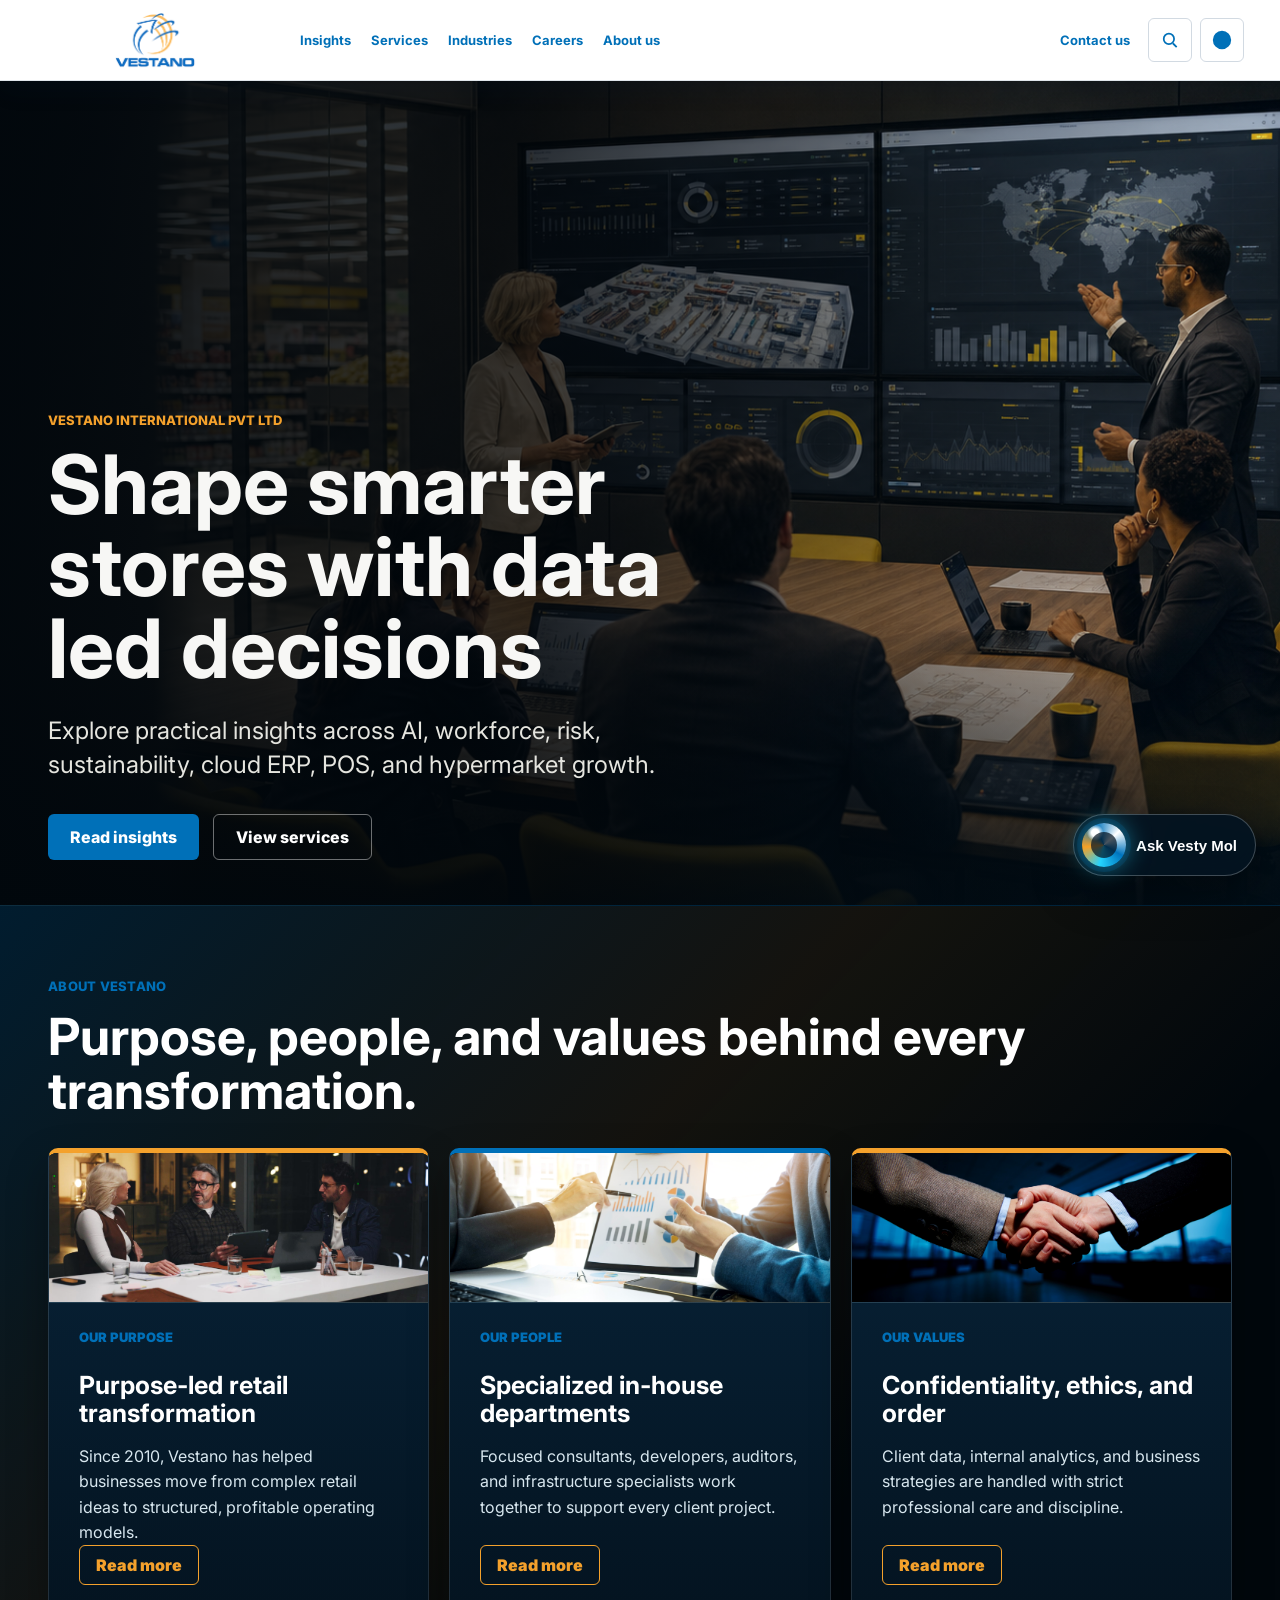
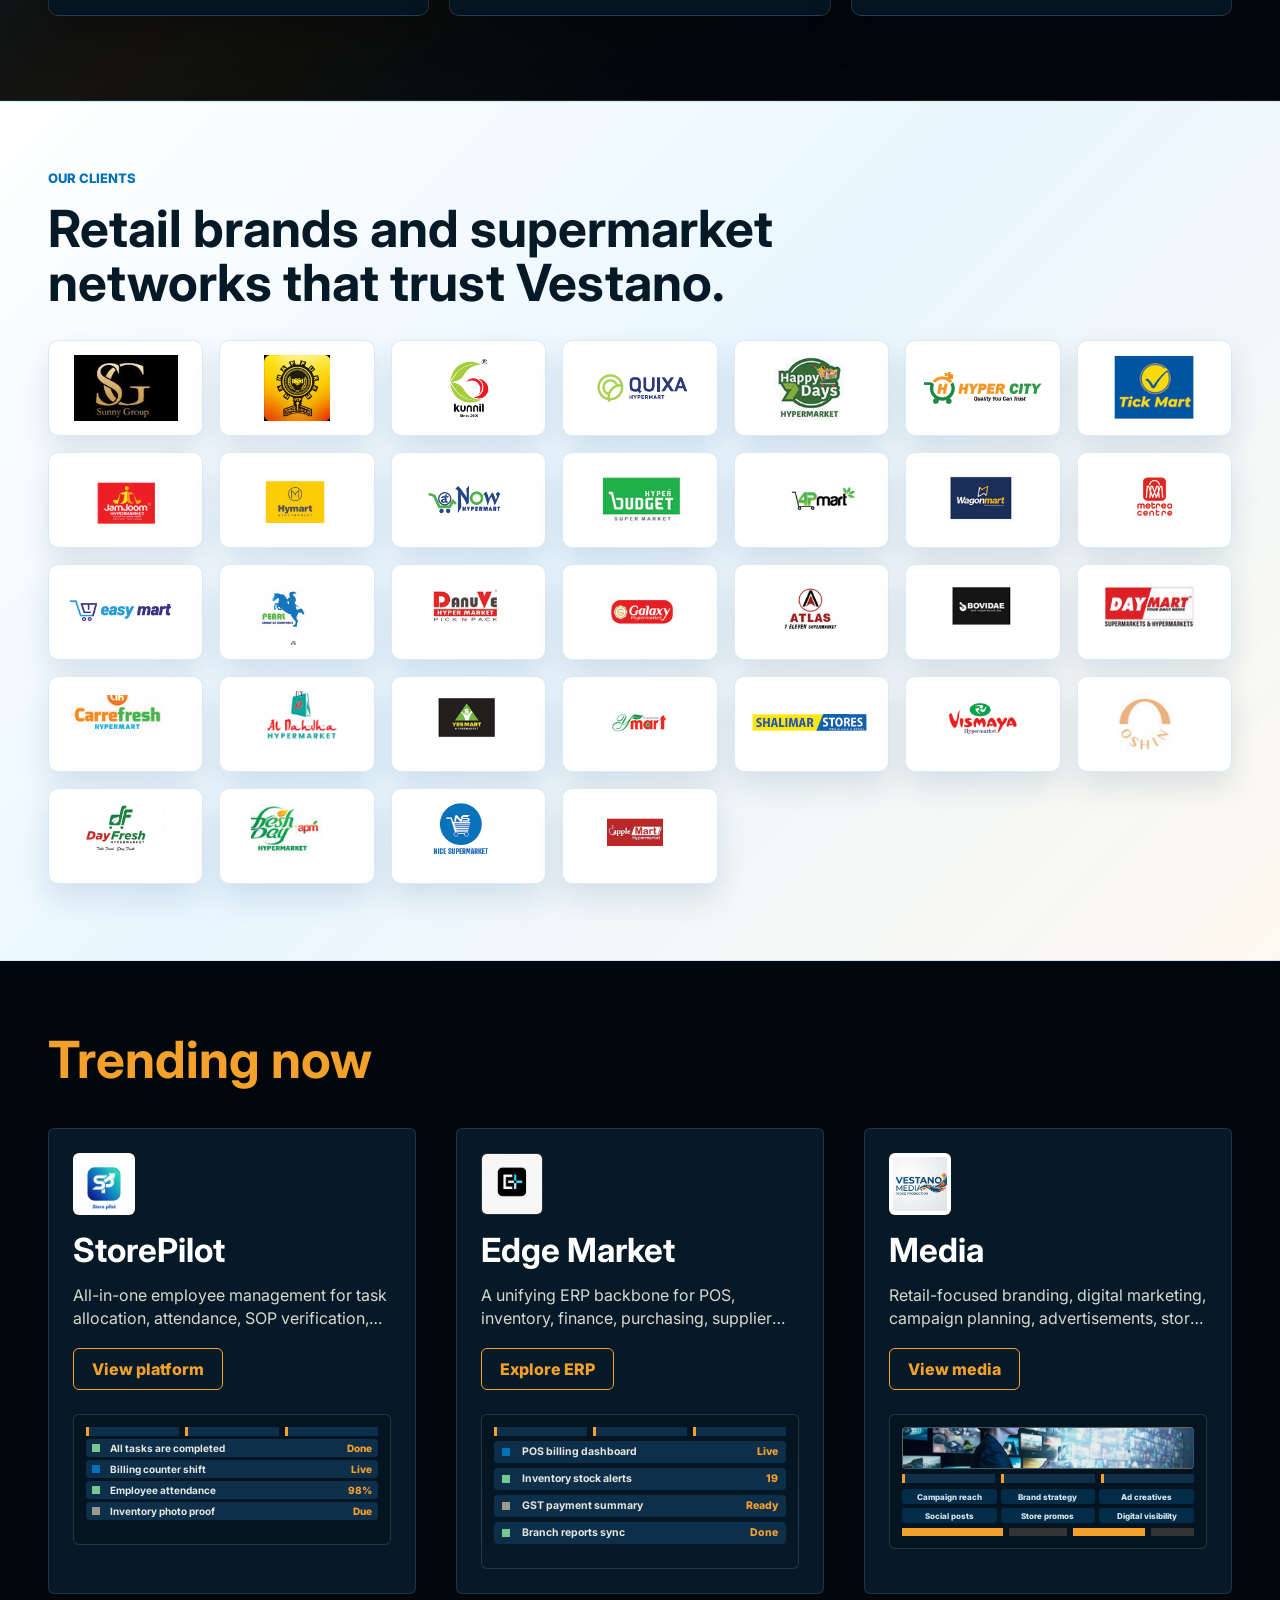
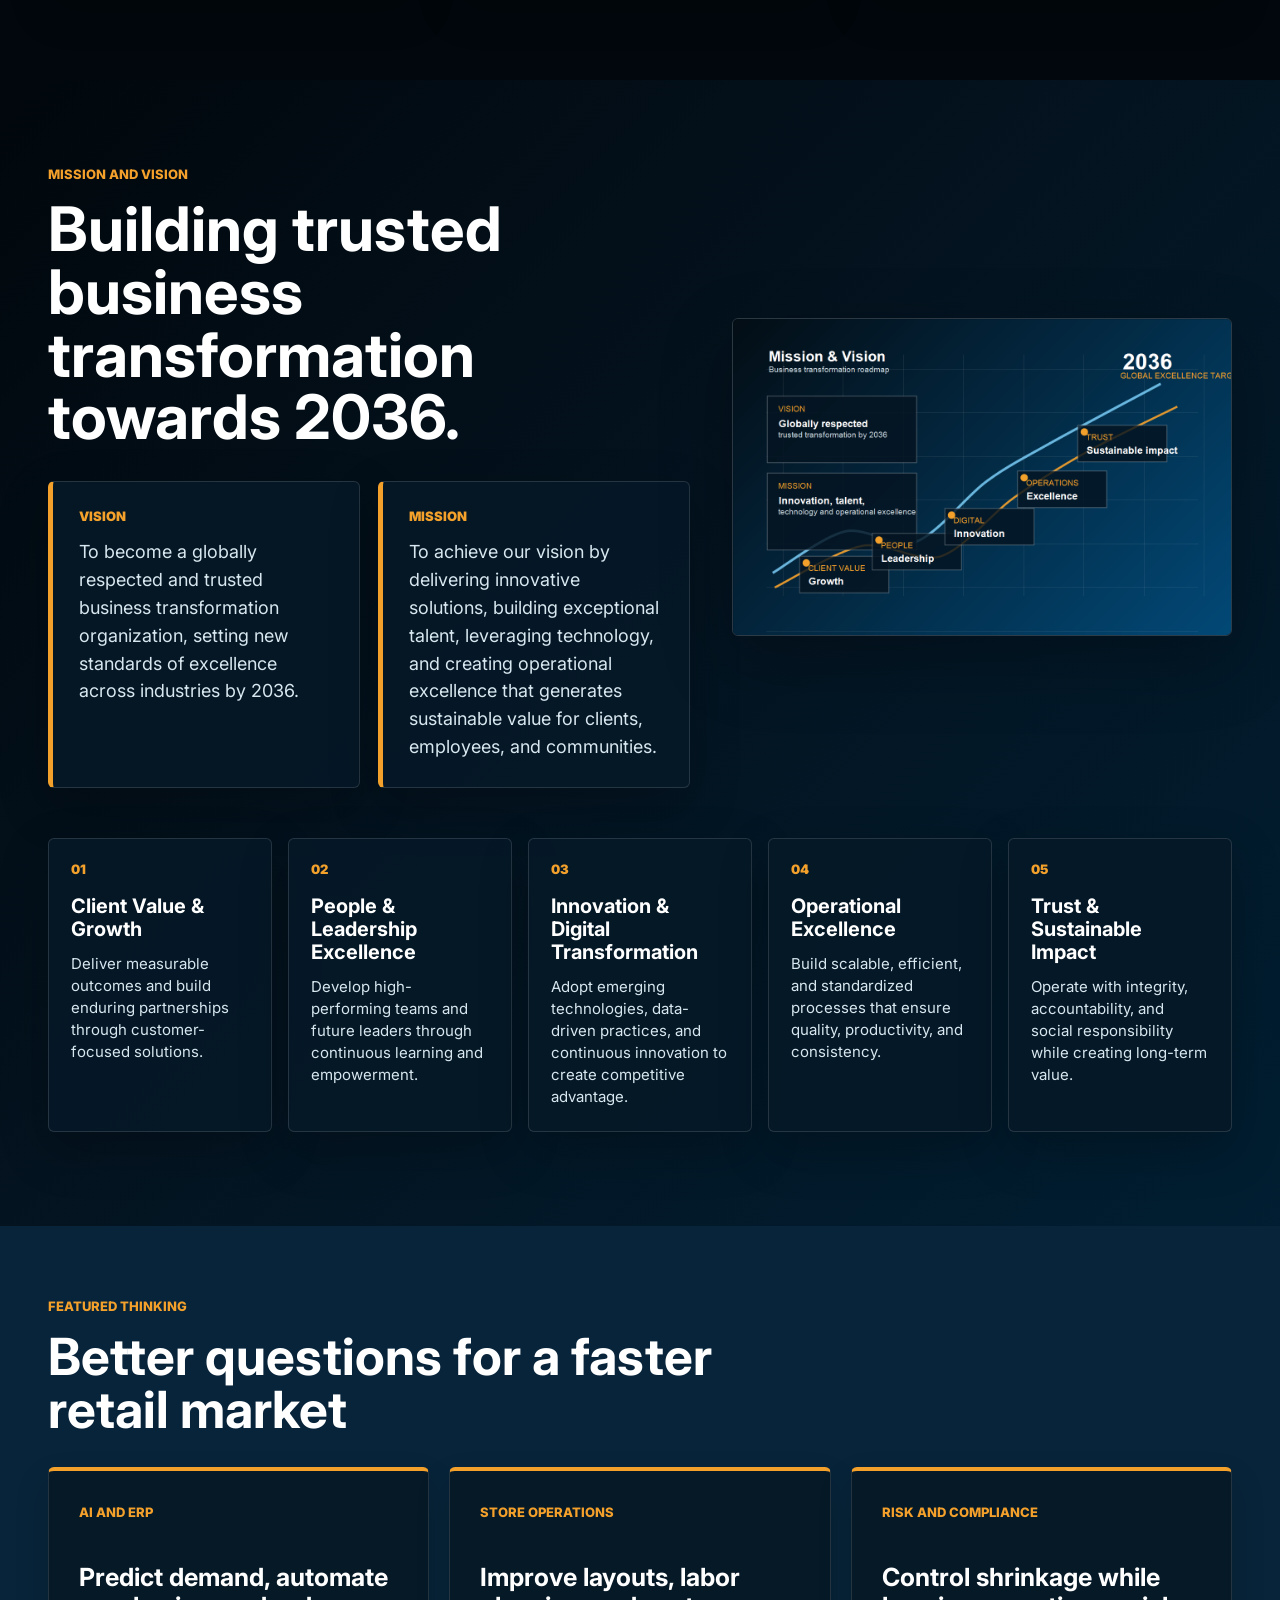
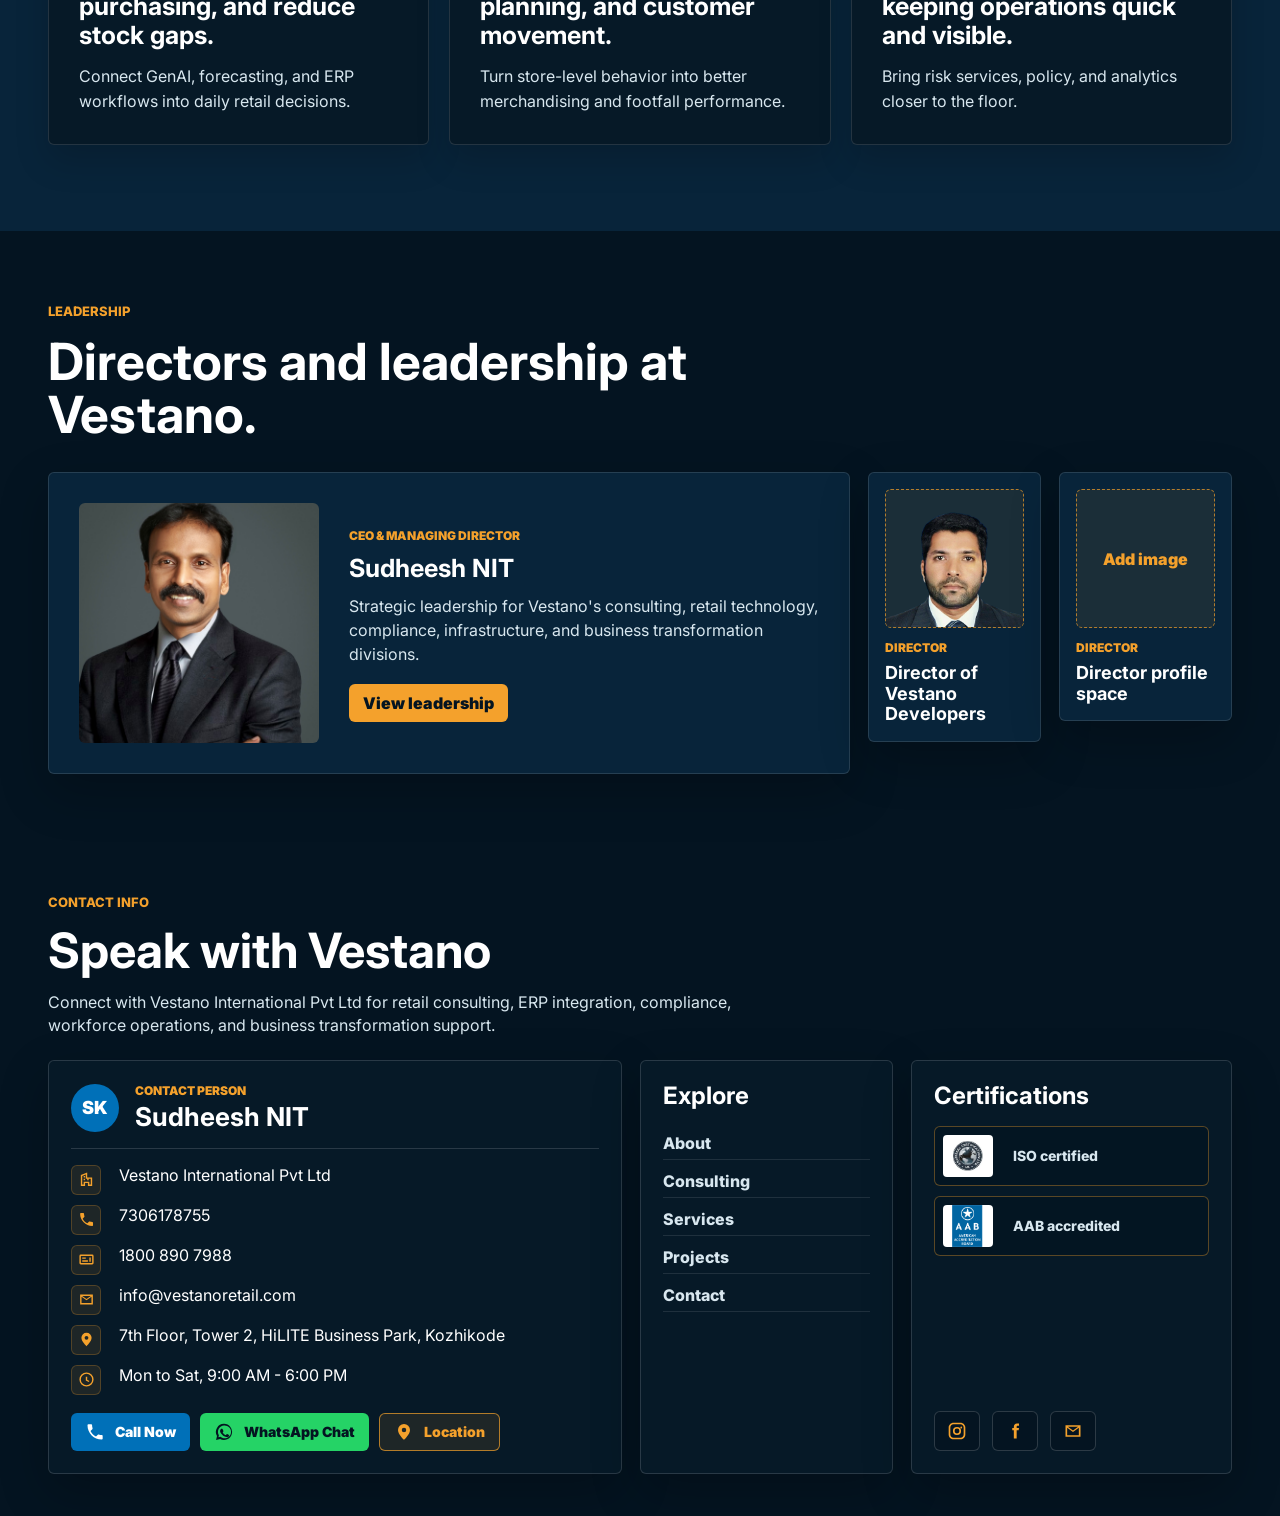
<file: index.html>
<!DOCTYPE html>
<html lang="en">
  <head>
    <meta charset="UTF-8" />
    <meta name="viewport" content="width=device-width, initial-scale=1.0" />
    <title>Vestano International Pvt Ltd | Retail Consulting, ERP &amp; Store Operations</title>
    <!-- SEO metadata start -->
    <meta name="description" content="Vestano International Pvt Ltd provides retail consulting, Edge Market ERP, StorePilot workforce tools, compliance, auditing, and supermarket transformation services." />
    <meta name="robots" content="index, follow" />
    <meta name="author" content="Vestano International Pvt Ltd" />
    <link rel="canonical" href="https://www.vestanoretail.com/" />
    <meta property="og:site_name" content="Vestano International Pvt Ltd" />
    <meta property="og:title" content="Vestano International Pvt Ltd | Retail Consulting, ERP &amp; Store Operations" />
    <meta property="og:description" content="Vestano International Pvt Ltd provides retail consulting, Edge Market ERP, StorePilot workforce tools, compliance, auditing, and supermarket transformation services." />
    <meta property="og:type" content="website" />
    <meta property="og:url" content="https://www.vestanoretail.com/" />
    <meta property="og:image" content="https://www.vestanoretail.com/assets/images/vestano-logo.png" />
    <meta name="twitter:card" content="summary_large_image" />
    <meta name="twitter:title" content="Vestano International Pvt Ltd | Retail Consulting, ERP &amp; Store Operations" />
    <meta name="twitter:description" content="Vestano International Pvt Ltd provides retail consulting, Edge Market ERP, StorePilot workforce tools, compliance, auditing, and supermarket transformation services." />
    <meta name="twitter:image" content="https://www.vestanoretail.com/assets/images/vestano-logo.png" />
    <!-- SEO metadata end -->
    <link rel="preconnect" href="https://fonts.googleapis.com" />
    <link rel="preconnect" href="https://fonts.gstatic.com" crossorigin />
    <link
      href="https://fonts.googleapis.com/css2?family=Inter:wght@400;500;600;700;800&display=swap"
      rel="stylesheet"
    />
    <script type="application/ld+json">
      {
        "@context": "https://schema.org",
        "@type": "Organization",
        "name": "Vestano International Pvt Ltd",
        "url": "https://www.vestanoretail.com/",
        "logo": "https://www.vestanoretail.com/assets/images/vestano-logo.png",
        "email": "info@vestanoretail.com",
        "telephone": "+91 7306178755",
        "address": {
          "@type": "PostalAddress",
          "streetAddress": "7th Floor, Tower 2, HiLITE Business Park",
          "addressLocality": "Kozhikode",
          "addressRegion": "Kerala",
          "addressCountry": "IN"
        },
        "sameAs": [
          "https://www.instagram.com/vestanoretail_solutions?igsh=MWxlMm84bGVxMzhzcg==",
          "https://www.facebook.com/profile.php?id=61552550284085"
        ]
      }
    </script>
    <link rel="stylesheet" href="styles.css" />
  </head>
  <body>
    <header class="site-header">
      <div class="ey-strip"></div>
      <nav class="navbar" aria-label="Main navigation">
        <a class="brand" href="#" aria-label="Home">
          <img src="assets/images/vestano-logo.png" alt="Vestano International Pvt Ltd" />
        </a>

        <button class="menu-toggle" type="button" aria-label="Open menu" aria-expanded="false" aria-controls="primary-nav">
          <span></span>
          <span></span>
          <span></span>
        </button>

        <div class="nav-shell" id="primary-nav">
          <ul class="nav-links">
            <li class="has-mega">
              <button class="nav-button" type="button" aria-expanded="false" data-mega-target="insights-menu">
                Insights
              </button>
            </li>
            <li class="has-mega">
              <button class="nav-button" type="button" aria-expanded="false" data-mega-target="services-menu">
                Services
              </button>
            </li>
            <li class="has-mega">
              <button class="nav-button" type="button" aria-expanded="false" data-mega-target="industries-menu">
                Industries
              </button>
            </li>
            <li class="has-mega">
              <button class="nav-button" type="button" aria-expanded="false" data-mega-target="careers-menu">
                Careers
              </button>
            </li>
            <li class="has-mega">
              <button class="nav-button" type="button" aria-expanded="false" data-mega-target="about-menu">
                About us
              </button>
            </li>
          </ul>

          <div class="nav-actions">
            <a href="#contact">Contact us</a>
            <div class="site-search">
              <button class="icon-button search-toggle" type="button" aria-label="Search" aria-expanded="false" aria-controls="site-search-panel">
                <svg viewBox="0 0 24 24" aria-hidden="true">
                  <path d="M10.8 4.2a6.6 6.6 0 1 1 0 13.2 6.6 6.6 0 0 1 0-13.2Zm0 1.9a4.7 4.7 0 1 0 0 9.4 4.7 4.7 0 0 0 0-9.4Zm5.2 9 4 4-1.4 1.4-4-4 1.4-1.4Z" />
                </svg>
              </button>
              <div class="search-panel" id="site-search-panel">
                <label class="visually-hidden" for="site-search-input">Search Vestano</label>
                <input id="site-search-input" type="search" placeholder="Search services, insights, industries..." autocomplete="off" />
                <div class="search-results" role="listbox" aria-label="Search results"></div>
              </div>
            </div>
            <button class="icon-button" type="button" aria-label="Choose region">
              <svg viewBox="0 0 24 24" aria-hidden="true">
                <path d="M12 2a10 10 0 1 1 0 20 10 10 0 0 1 0-20Zm6.9 9h-3.2a15.8 15.8 0 0 0-1.1-5.1A8 8 0 0 1 18.9 11ZM12 4.1c.8 1.1 1.6 3.5 1.8 6.9h-3.6c.2-3.4 1-5.8 1.8-6.9ZM4.1 13h3.2c.2 2 .6 3.8 1.1 5.1A8 8 0 0 1 4.1 13Zm3.2-2H4.1a8 8 0 0 1 4.3-5.1A15.8 15.8 0 0 0 7.3 11ZM12 19.9c-.8-1.1-1.6-3.5-1.8-6.9h3.6c-.2 3.4-1 5.8-1.8 6.9Zm2.6-1.8c.5-1.3.9-3.1 1.1-5.1h3.2a8 8 0 0 1-4.3 5.1Z" />
              </svg>
            </button>
          </div>
        </div>
      </nav>

      <section class="mega-menu" id="insights-menu" aria-label="Insights menu">
        <div class="mega-grid">
          <div class="mega-intro">
            <p class="ey-kicker">Insights</p>
            <h2>Asking the better questions that unlock new answers to the fast-evolving retail world.</h2>
            <a class="explore-button" href="#insights-details">Explore</a>
          </div>

          <div class="mega-topics">
            <a href="insights/genai-erp.html">
              <span>AI and automation</span>
              GenAI, predictive analytics, and automated ERP trends
            </a>
            <a href="insights/retail-internships.html">
              <span>People and workforce</span>
              Retail management internships and training insights
            </a>
            <a href="insights/risk-compliance.html">
              <span>Risk and compliance</span>
              Risk services, compliance, and shrinkage control
            </a>
            <a href="insights/sustainable-retail.html">
              <span>Sustainability</span>
              Sustainable retail operations and supply chain efficiency
            </a>
            <a href="insights/cloud-pos.html">
              <span>Technology consulting</span>
              Technology consulting services: Cloud ERP and POS solutions
            </a>
            <a href="insights/transformation-realized.html">
              <span>Business transformation</span>
              Transformation Realized series: Managing Director-led business scaling
            </a>
          </div>

          <div class="mega-highlights">
            <p class="ey-kicker">Highlights</p>
            <article>
              <span>Case Study</span>
              <a href="#">How optimized store layout design impacts hypermarket footfall</a>
              <p>24 Apr 2026 | Vestano Retail Insights</p>
            </article>
            <article>
              <span>Article</span>
              <a href="#">How supermarkets are unlocking inventory efficiency through Edge Market ERP</a>
              <p>23 Apr 2026 | Tech Team</p>
            </article>
          </div>
        </div>
      </section>

      <section class="mega-menu" id="services-menu" aria-label="Services menu">
        <div class="mega-grid">
          <div class="mega-intro">
            <p class="ey-kicker">Services</p>
            <h2>Practical consulting, technology, compliance, and workforce solutions for modern retail operations.</h2>
            <a class="explore-button" href="#">Explore</a>
          </div>

          <div class="mega-topics service-topics">
            <a href="services/retail-supermarket-consulting.html">
              <span>Consulting</span>
              360° Retail &amp; Supermarket Consulting
            </a>
            <a href="services/edge-market-erp.html">
              <span>ERP integration</span>
              IT Solutions &amp; Edge Market ERP Integration
            </a>
            <a href="services/storepilot-workforce.html">
              <span>Workforce operations</span>
              StorePilot: Workforce Operations &amp; Task Management
            </a>
            <a href="services/auditing-tax-compliance.html">
              <span>Audit and compliance</span>
              Automated Auditing, Tax, &amp; Compliance Solutions
            </a>
            <a href="services/mis-analytics.html">
              <span>Analytics</span>
              MIS &amp; Business Diagnostic Analytics
            </a>
            <a href="services/supply-chain-vendor-management.html">
              <span>Supply chain</span>
              Supply Chain Sourcing &amp; Vendor Management
            </a>
            <a href="services/hr-compliance-training.html">
              <span>Training</span>
              HR Compliance &amp; Management Training Programs
            </a>
          </div>

          <div class="mega-highlights">
            <p class="ey-kicker">Spotlight</p>
            <article>
              <span>StorePilot</span>
              <a href="#">StorePilot - All-in-One Employee Management App</a>
            </article>
            <article>
              <span>Edge Market</span>
              <a href="#">Edge Market - A unifying ERP platform</a>
            </article>
            <article>
              <span>Transformation</span>
              <a href="#">Retail Technical Transformation</a>
            </article>
          </div>
        </div>
      </section>

      <section class="mega-menu" id="industries-menu" aria-label="Industries menu">
        <div class="mega-grid">
          <div class="mega-intro">
            <p class="ey-kicker">Industries</p>
            <h2>Focused operational, technology, compliance, and growth support across retail and enterprise sectors.</h2>
            <a class="explore-button" href="#">Explore</a>
          </div>

          <div class="mega-topics industry-topics">
            <a href="industries/hypermarkets-supermarkets-grocery.html">
              <span>Retail</span>
              Hypermarkets, Supermarkets &amp; Grocery Retail
            </a>
            <a href="industries/fmcg-consumer-goods.html">
              <span>Distribution</span>
              FMCG &amp; Consumer Goods Distribution
            </a>
            <a href="industries/consumer-electronics-appliances.html">
              <span>Consumer retail</span>
              Consumer Electronics &amp; Appliance Outlets
            </a>
            <a href="industries/engineering-real-estate-infrastructure.html">
              <span>Infrastructure</span>
              Engineering, Real Estate &amp; Infrastructure Construction
            </a>
            <a href="industries/import-export-operations.html">
              <span>International trade</span>
              International Trade: Import &amp; Export Operations
            </a>
            <a href="industries/technology-software-saas.html">
              <span>Technology</span>
              Technology, Software &amp; Enterprise SaaS Providers
            </a>
            <a href="industries/auditing-risk-compliance.html">
              <span>Assurance</span>
              Corporate Auditing, Risk Management &amp; Compliance
            </a>
          </div>

          <div class="mega-highlights">
            <p class="ey-kicker">Spotlight</p>
            <article>
              <span>Retail networks</span>
              <a href="#">Scaling supermarket and grocery operations</a>
            </article>
            <article>
              <span>Trade operations</span>
              <a href="#">Import, export, and vendor compliance readiness</a>
            </article>
            <article>
              <span>Enterprise systems</span>
              <a href="#">SaaS, ERP, and audit-ready business platforms</a>
            </article>
          </div>
        </div>
      </section>

      <section class="mega-menu" id="careers-menu" aria-label="Careers menu">
        <div class="mega-grid">
          <div class="mega-intro">
            <p class="ey-kicker">Careers</p>
            <h2>Build retail, technology, consulting, and operations careers with Vestano.</h2>
            <a class="explore-button" href="careers/how-to-join.html">Join us</a>
          </div>

          <div class="mega-topics career-topics">
            <a href="careers/internship-programs.html">
              <span>Internship programs</span>
              About Vestano Internship programs
            </a>
            <a href="careers/how-to-join.html">
              <span>Careers and opportunities</span>
              How to join us - Careers and opportunities
            </a>
            <a href="careers/job-search.html">
              <span>Open roles</span>
              Job search
            </a>
            <a href="careers/life-at-vestano.html">
              <span>Life at Vestano</span>
              What it's like to work here
            </a>
            <a href="careers/career-paths.html">
              <span>Career paths</span>
              What you can do here
            </a>
          </div>

          <div class="mega-highlights">
            <p class="ey-kicker">Opportunities</p>
            <article>
              <span>Internships</span>
              <a href="careers/internship-programs.html">Retail management, ERP, auditing, and operations training</a>
            </article>
            <article>
              <span>Growth</span>
              <a href="careers/life-at-vestano.html">Work with live retail transformation and business scaling projects</a>
            </article>
          </div>
        </div>
      </section>

      <section class="mega-menu" id="about-menu" aria-label="About us menu">
        <div class="mega-grid">
          <div class="mega-intro">
            <p class="ey-kicker">About us</p>
            <h2>At Vestano, our purpose is building a more efficient and profitable business world.</h2>
            <p>The insights and technology solutions we provide help create long-term value for retail chains, developers, and corporate ecosystems, establishing absolute trust in the regional and global market.</p>
            <a class="explore-button" href="#about-details">Explore</a>
          </div>

          <div class="mega-topics about-topics">
            <a href="#about-details"><span>Alliances</span>The Vestano partner ecosystem</a>
            <a href="#about-details"><span>Alumni</span>Alumni network and professional internship community</a>
            <a href="#contact"><span>Connect with us</span>Regional offices &amp; contact channels</a>
            <a href="#contact"><span>Our locations</span>Malappuram &amp; Kozhikode Corporate Hubs</a>
            <a href="#about-details"><span>Newsroom</span>Brand transformations &amp; press releases</a>
            <a href="leadership.html"><span>Leadership</span>Directors, founder, and executive profiles</a>
            <a href="#about-purpose"><span>Our purpose</span>Driven by unmatching expertise since 2010</a>
            <a href="#about-people"><span>Our people</span>A specialized department-driven collective</a>
            <a href="#about-values"><span>Our values</span>Confidentiality, ethics, and operational order</a>
          </div>

          <div class="mega-highlights">
            <p class="ey-kicker">Top news</p>
            <article>
              <span>Press release</span>
              <a href="#">Vestano International expands Modern Trade consultancy footprints across GCC regions</a>
              <p>22 May 2026 | Corporate Desk</p>
            </article>
            <article>
              <span>Press release</span>
              <a href="#">Edge Market ERP and StorePilot achieve ISO-backed performance standard milestones in retail tech compliance</a>
              <p>15 May 2026 | Vestano Tech Insights</p>
            </article>
          </div>
        </div>
      </section>
    </header>

    <main>
      <section class="hero">
        <div class="hero-media" aria-hidden="true"></div>
        <div class="hero-content">
          <p class="ey-kicker">Vestano International Pvt Ltd</p>
          <h1>Shape smarter stores with data led decisions</h1>
          <p>
            Explore practical insights across AI, workforce, risk, sustainability, cloud ERP, POS,
            and hypermarket growth.
          </p>
          <div class="hero-actions">
            <a class="primary-button" href="insights/genai-erp.html">Read insights</a>
            <a class="secondary-button" href="#">View services</a>
          </div>
        </div>
      </section>

      <section class="about-details" id="about-details">
        <div class="section-heading">
          <p class="ey-kicker">About Vestano</p>
          <h2>Purpose, people, and values behind every transformation.</h2>
        </div>
        <div class="about-grid">
          <article id="about-purpose">
            <a class="about-card-link" href="about/purpose.html" aria-label="Read more about Vestano purpose">
              <img class="about-purpose-image" src="assets/images/purpose-led-retail.jpg" alt="Business leaders discussing purpose-led retail transformation" />
            </a>
            <span>Our purpose</span>
            <h3>Purpose-led retail transformation</h3>
            <p>
              Since 2010, Vestano has helped businesses move from complex retail ideas to structured,
              profitable operating models.
            </p>
            <a class="read-more-link" href="about/purpose.html">Read more</a>
          </article>
          <article id="about-people">
            <a class="about-card-link" href="about/people.html" aria-label="Read more about Vestano people">
              <img class="about-people-image" src="assets/images/business-analytics-meeting.jpg" alt="Vestano in-house departments reviewing business analytics" />
            </a>
            <span>Our people</span>
            <h3>Specialized in-house departments</h3>
            <p>
              Focused consultants, developers, auditors, and infrastructure specialists work together
              to support every client project.
            </p>
            <a class="read-more-link" href="about/people.html">Read more</a>
          </article>
          <article id="about-values">
            <a class="about-card-link" href="about/values.html" aria-label="Read more about Vestano values">
              <img class="about-values-image" src="assets/images/trust-handshake.jpg" alt="Professional handshake representing confidentiality, ethics, and operational order" />
            </a>
            <span>Our values</span>
            <h3>Confidentiality, ethics, and order</h3>
            <p>
              Client data, internal analytics, and business strategies are handled with strict
              professional care and discipline.
            </p>
            <a class="read-more-link" href="about/values.html">Read more</a>
          </article>
        </div>
      </section>

      <section class="clients-band" id="clients">
        <div class="section-heading">
          <p class="ey-kicker">Our clients</p>
          <h2>Retail brands and supermarket networks that trust Vestano.</h2>
        </div>
        <div class="clients-grid" aria-label="Vestano client logos">
          <div class="client-logo"><img src="assets/images/clients/sunny-group-crop.png" alt="Sunny Group" /></div>
          <div class="client-logo"><img src="assets/images/clients/manapuram.jpg" alt="Manapuram" /></div>
          <div class="client-logo"><img src="assets/images/clients/kunnil.png" alt="Kunnil" /></div>
          <div class="client-logo"><img src="assets/images/clients/quixa.png" alt="Quixa Hypermart" /></div>
          <div class="client-logo"><img src="assets/images/clients/happy-days.png" alt="Happy Days Hypermarket" /></div>
          <div class="client-logo"><img src="assets/images/clients/hyper-city.png" alt="Hyper City" /></div>
          <div class="client-logo"><img src="assets/images/clients/tick-mart.png" alt="Tick Mart" /></div>
          <div class="client-logo"><img src="assets/images/clients/jamjoom.png" alt="Jamjoom Hypermarket" /></div>
          <div class="client-logo"><img src="assets/images/clients/hymart.png" alt="Hymart Hypermarket" /></div>
          <div class="client-logo"><img src="assets/images/clients/atnow.png" alt="At Now Hypermart" /></div>
          <div class="client-logo"><img src="assets/images/clients/budget.png" alt="Budget Super Market" /></div>
          <div class="client-logo"><img src="assets/images/clients/4pmart.png" alt="4P Mart" /></div>
          <div class="client-logo"><img src="assets/images/clients/wagonmart.png" alt="Wagonmart" /></div>
          <div class="client-logo"><img src="assets/images/clients/metreo-centre.png" alt="Metreo Centre" /></div>
          <div class="client-logo"><img src="assets/images/clients/easy-mart.png" alt="Easy Mart" /></div>
          <div class="client-logo"><img src="assets/images/clients/pearl.png" alt="Pearl Group of Companies" /></div>
          <div class="client-logo"><img src="assets/images/clients/danuve.png" alt="Danuve Hyper Market" /></div>
          <div class="client-logo"><img src="assets/images/clients/galaxy.png" alt="Galaxy Hypermarket" /></div>
          <div class="client-logo"><img src="assets/images/clients/atlas.png" alt="Atlas 7 Eleven Supermarket" /></div>
          <div class="client-logo"><img src="assets/images/clients/bovidae.png" alt="Bovidae" /></div>
          <div class="client-logo"><img src="assets/images/clients/daymart.png" alt="Daymart Supermarkets and Hypermarkets" /></div>
          <div class="client-logo"><img src="assets/images/clients/carrefresh.png" alt="Carrefresh Hypermart" /></div>
          <div class="client-logo"><img src="assets/images/clients/al-dahbia.png" alt="Al Dahbia Hypermarket" /></div>
          <div class="client-logo"><img src="assets/images/clients/yesmart.png" alt="Yesmart Hypermarket" /></div>
          <div class="client-logo"><img src="assets/images/clients/thuduvil-3mart.png" alt="Thuduvil 3 Mart" /></div>
          <div class="client-logo"><img src="assets/images/clients/shalimar-stores.png" alt="Shalimar Stores" /></div>
          <div class="client-logo"><img src="assets/images/clients/vismaya.png" alt="Vismaya Hypermarket" /></div>
          <div class="client-logo"><img src="assets/images/clients/oshira.png" alt="Oshira" /></div>
          <div class="client-logo"><img src="assets/images/clients/dayfresh.png" alt="Dayfresh Hypermarket" /></div>
          <div class="client-logo"><img src="assets/images/clients/fresh-day.png" alt="Fresh Day Hypermarket" /></div>
          <div class="client-logo"><img src="assets/images/clients/nice-supermarket.png" alt="Nice Supermarket" /></div>
          <div class="client-logo"><img src="assets/images/clients/apple-mart.png" alt="Apple Mart Hypermarket" /></div>
        </div>
      </section>

      <section class="trending-band" id="trending-now">
        <div class="section-heading">
          <h2>Trending now</h2>
        </div>

        <div class="trending-grid">
          <article class="trend-card">
            <div class="trend-copy">
              <div class="trend-logo storepilot-logo">
                <img src="assets/images/storepilot-logo.jpeg" alt="StorePilot logo" />
              </div>
              <h3>StorePilot</h3>
              <p>
                All-in-one employee management for task allocation, attendance, SOP verification,
                floor execution, and live manager visibility.
              </p>
              <a href="services/storepilot-workforce.html">View platform</a>
            </div>
            <div class="dashboard-preview" aria-label="StorePilot task preview">
              <div class="dash-top"><span></span><span></span><span></span></div>
              <div class="task-row complete"><span></span><strong>All tasks are completed</strong><em>Done</em></div>
              <div class="task-row active"><span></span><strong>Billing counter shift</strong><em>Live</em></div>
              <div class="task-row complete"><span></span><strong>Employee attendance</strong><em>98%</em></div>
              <div class="task-row"><span></span><strong>Inventory photo proof</strong><em>Due</em></div>
              <div class="mini-bars"><span></span><span></span><span></span><span></span></div>
            </div>
          </article>

          <article class="trend-card">
            <div class="trend-copy">
              <div class="trend-logo edge-logo">
                <img src="assets/images/edge-market-logo.png" alt="Edge Market logo" />
              </div>
              <h3>Edge Market</h3>
              <p>
                A unifying ERP backbone for POS, inventory, finance, purchasing, supplier control,
                and multi-branch retail reporting.
              </p>
              <a href="services/edge-market-erp.html">Explore ERP</a>
            </div>
            <div class="dashboard-preview erp-mini-dashboard" aria-label="Edge Market ERP preview">
              <div class="dash-top"><span></span><span></span><span></span></div>
              <div class="erp-status-row active"><span></span><strong>POS billing dashboard</strong><em>Live</em></div>
              <div class="erp-status-row complete"><span></span><strong>Inventory stock alerts</strong><em>19</em></div>
              <div class="erp-status-row"><span></span><strong>GST payment summary</strong><em>Ready</em></div>
              <div class="erp-status-row complete"><span></span><strong>Branch reports sync</strong><em>Done</em></div>
              <div class="mini-bars"><span></span><span></span><span></span><span></span></div>
            </div>
          </article>

          <article class="trend-card">
            <div class="trend-copy">
              <div class="trend-logo media-logo">
                <img src="assets/images/vestano-media-logo.jpeg" alt="Vestano Media logo" />
              </div>
              <h3>Media</h3>
              <p>
                Retail-focused branding, digital marketing, campaign planning, advertisements,
                store promotions, local visibility, and performance communication.
              </p>
              <a href="services/vestano-media.html">View media</a>
            </div>
            <div class="dashboard-preview" aria-label="Media planning preview">
              <div class="media-frame">
                <img src="assets/images/media-card-vr-preview.jpg" alt="Digital media and immersive campaign preview" />
              </div>
              <div class="media-stats"><span></span><span></span><span></span></div>
              <div class="media-items">
                <span>Campaign reach</span>
                <span>Brand strategy</span>
                <span>Ad creatives</span>
                <span>Social posts</span>
                <span>Store promos</span>
                <span>Digital visibility</span>
              </div>
              <div class="timeline"><i></i><i></i><i></i><i></i></div>
            </div>
          </article>
        </div>
      </section>

      <section class="mission-vision-band" id="mission-vision">
        <div class="mission-vision-wrap">
          <div class="mission-vision-copy">
            <p class="ey-kicker">Mission and vision</p>
            <h2>Building trusted business transformation towards 2036.</h2>
            <div class="mission-vision-cards">
              <article>
                <span>Vision</span>
                <p>To become a globally respected and trusted business transformation organization, setting new standards of excellence across industries by 2036.</p>
              </article>
              <article>
                <span>Mission</span>
                <p>To achieve our vision by delivering innovative solutions, building exceptional talent, leveraging technology, and creating operational excellence that generates sustainable value for clients, employees, and communities.</p>
              </article>
            </div>
          </div>
          <figure class="mission-vision-visual">
            <img src="assets/images/mission-vision-2036.png" alt="Vestano mission and vision 2036 strategic transformation visual" />
          </figure>
          <div class="pillar-grid" aria-label="Strategic pillars">
            <article><span>01</span><h3>Client Value &amp; Growth</h3><p>Deliver measurable outcomes and build enduring partnerships through customer-focused solutions.</p></article>
            <article><span>02</span><h3>People &amp; Leadership Excellence</h3><p>Develop high-performing teams and future leaders through continuous learning and empowerment.</p></article>
            <article><span>03</span><h3>Innovation &amp; Digital Transformation</h3><p>Adopt emerging technologies, data-driven practices, and continuous innovation to create competitive advantage.</p></article>
            <article><span>04</span><h3>Operational Excellence</h3><p>Build scalable, efficient, and standardized processes that ensure quality, productivity, and consistency.</p></article>
            <article><span>05</span><h3>Trust &amp; Sustainable Impact</h3><p>Operate with integrity, accountability, and social responsibility while creating long-term value.</p></article>
          </div>
        </div>
      </section>

      <section class="content-band">
        <div class="section-heading">
          <p class="ey-kicker">Featured thinking</p>
          <h2>Better questions for a faster retail market</h2>
        </div>
        <div class="cards">
          <article class="insight-card">
            <span>AI and ERP</span>
            <h3>Predict demand, automate purchasing, and reduce stock gaps.</h3>
            <p>Connect GenAI, forecasting, and ERP workflows into daily retail decisions.</p>
          </article>
          <article class="insight-card">
            <span>Store operations</span>
            <h3>Improve layouts, labor planning, and customer movement.</h3>
            <p>Turn store-level behavior into better merchandising and footfall performance.</p>
          </article>
          <article class="insight-card">
            <span>Risk and compliance</span>
            <h3>Control shrinkage while keeping operations quick and visible.</h3>
            <p>Bring risk services, policy, and analytics closer to the floor.</p>
          </article>
        </div>
      </section>

      <section class="home-leadership" id="leadership">
        <div class="section-heading">
          <p class="ey-kicker">Leadership</p>
          <h2>Directors and leadership at Vestano.</h2>
        </div>
        <div class="home-leadership-grid">
          <article class="home-leader-card">
            <img src="assets/images/sudheesh-nit-smooth.jpg" alt="Sudheesh NIT, CEO and Managing Director of Vestano International Pvt Ltd" />
            <div>
              <span>CEO &amp; Managing Director</span>
              <h3>Sudheesh NIT</h3>
              <p>
                Strategic leadership for Vestano's consulting, retail technology, compliance,
                infrastructure, and business transformation divisions.
              </p>
              <a href="leadership.html">View leadership</a>
            </div>
          </article>
          <article class="home-director-space">
            <div class="mini-photo-space">
              <img src="assets/images/sandeep-director.png" alt="Director of Vestano Developers" />
            </div>
            <span>Director</span>
            <h3>Director of Vestano Developers</h3>
          </article>
          <article class="home-director-space">
            <div class="mini-photo-space">Add image</div>
            <span>Director</span>
            <h3>Director profile space</h3>
          </article>
        </div>
      </section>

      <section class="contact-band" id="contact">
        <div class="contact-wrap">
          <div class="contact-intro">
            <p class="ey-kicker">Contact info</p>
            <h2>Speak with Vestano</h2>
            <p>
              Connect with Vestano International Pvt Ltd for retail consulting, ERP integration,
              compliance, workforce operations, and business transformation support.
            </p>
          </div>

          <div class="contact-grid">
            <div class="contact-card contact-primary-card">
              <div class="contact-person">
                <span class="contact-avatar" aria-hidden="true">SK</span>
                <div>
                  <p>Contact person</p>
                  <h3>Sudheesh NIT</h3>
                </div>
              </div>

              <dl class="contact-details">
                <div>
                  <dt aria-label="Company">
                    <svg aria-hidden="true" viewBox="0 0 24 24"><path d="M4 21V5.5L13 2v7h7v12h-6v-4h-4v4H4Zm2-2h2v-4h8v4h2v-8h-7V5L6 6.9V19Zm2-8h2v2H8v-2Zm0-4h2v2H8V7Zm5 8h2v2h-2v-2Zm0-4h2v2h-2v-2Z" /></svg>
                  </dt>
                  <dd>Vestano International Pvt Ltd</dd>
                </div>
                <div>
                  <dt aria-label="Phone">
                    <svg aria-hidden="true" viewBox="0 0 24 24"><path d="M6.6 10.8c1.6 3.1 3.5 5 6.6 6.6l2.2-2.2c.3-.3.7-.4 1.1-.3 1.2.4 2.4.6 3.7.6.6 0 1 .4 1 1V20c0 .6-.4 1-1 1C10.7 21 3 13.3 3 3.8c0-.6.4-1 1-1h3.5c.6 0 1 .4 1 1 0 1.3.2 2.5.6 3.7.1.4 0 .8-.3 1.1l-2.2 2.2z" /></svg>
                  </dt>
                  <dd><a href="tel:+917306178755">7306178755</a></dd>
                </div>
                <div>
                  <dt aria-label="Toll free">
                    <svg aria-hidden="true" viewBox="0 0 24 24"><path d="M4 5h16a2 2 0 0 1 2 2v10a2 2 0 0 1-2 2H4a2 2 0 0 1-2-2V7a2 2 0 0 1 2-2Zm0 2v10h16V7H4Zm2 2h5v2H6V9Zm0 4h8v2H6v-2Zm10-4h2v6h-2V9Z" /></svg>
                  </dt>
                  <dd><a href="tel:18008907988">1800 890 7988</a></dd>
                </div>
                <div>
                  <dt aria-label="Email">
                    <svg aria-hidden="true" viewBox="0 0 24 24"><path d="M3 5h18v14H3V5Zm2 3.1V17h14V8.1l-7 5-7-5ZM5.9 7l6.1 4.4L18.1 7H5.9Z" /></svg>
                  </dt>
                  <dd><a href="mailto:info@vestanoretail.com">info@vestanoretail.com</a></dd>
                </div>
                <div>
                  <dt aria-label="Address">
                    <svg aria-hidden="true" viewBox="0 0 24 24"><path d="M12 2.5a7.2 7.2 0 0 0-7.2 7.2c0 5.4 7.2 11.8 7.2 11.8s7.2-6.4 7.2-11.8A7.2 7.2 0 0 0 12 2.5Zm0 9.8a2.7 2.7 0 1 1 0-5.4 2.7 2.7 0 0 1 0 5.4Z" /></svg>
                  </dt>
                  <dd>
                    <a href="https://www.google.com/maps/search/?api=1&query=7th%20Floor%20Tower%202%20HiLITE%20Business%20Park%20Kozhikode" target="_blank" rel="noopener">
                      7th Floor, Tower 2, HiLITE Business Park, Kozhikode
                    </a>
                  </dd>
                </div>
                <div>
                  <dt aria-label="Working hours">
                    <svg aria-hidden="true" viewBox="0 0 24 24"><path d="M12 2a10 10 0 1 1 0 20 10 10 0 0 1 0-20Zm0 2a8 8 0 1 0 0 16 8 8 0 0 0 0-16Zm1 4v4.2l3.1 1.8-1 1.7-4.1-2.4V8h2Z" /></svg>
                  </dt>
                  <dd>Mon to Sat, 9:00 AM - 6:00 PM</dd>
                </div>
              </dl>

              <div class="contact-actions">
                <a class="call-button" href="tel:+917306178755">
                  <svg aria-hidden="true" viewBox="0 0 24 24">
                    <path d="M6.6 10.8c1.6 3.1 3.5 5 6.6 6.6l2.2-2.2c.3-.3.7-.4 1.1-.3 1.2.4 2.4.6 3.7.6.6 0 1 .4 1 1V20c0 .6-.4 1-1 1C10.7 21 3 13.3 3 3.8c0-.6.4-1 1-1h3.5c.6 0 1 .4 1 1 0 1.3.2 2.5.6 3.7.1.4 0 .8-.3 1.1l-2.2 2.2z" />
                  </svg>
                  Call Now
                </a>
                <a class="whatsapp-button" href="https://wa.me/917306178755" target="_blank" rel="noopener">
                  <svg aria-hidden="true" viewBox="0 0 24 24">
                    <path d="M12 2.2A9.7 9.7 0 0 0 3.6 16.8L2.5 21.5l4.8-1.1A9.7 9.7 0 1 0 12 2.2zm0 2A7.7 7.7 0 1 1 8.1 18l-.3-.2-2.5.6.6-2.4-.2-.4A7.7 7.7 0 0 1 12 4.2zm-3.1 4c-.2 0-.5.1-.7.4-.3.3-.9.9-.9 2.2s.9 2.5 1.1 2.7c.1.2 1.8 2.9 4.5 3.9 2.2.9 2.7.7 3.2.7.5-.1 1.6-.7 1.8-1.3.2-.6.2-1.2.1-1.3-.1-.1-.2-.2-.5-.3l-1.7-.8c-.2-.1-.4-.1-.6.2l-.8 1c-.1.2-.3.2-.5.1-.3-.1-1.1-.4-2-1.2-.7-.7-1.2-1.5-1.4-1.8-.1-.2 0-.4.1-.5l.4-.5c.1-.2.2-.3.3-.5.1-.2.1-.3 0-.5L10.5 9c-.2-.5-.4-.8-.7-.8h-.9z" />
                  </svg>
                  WhatsApp Chat
                </a>
                <a class="location-button" href="https://www.google.com/maps/search/?api=1&query=7th%20Floor%20Tower%202%20HiLITE%20Business%20Park%20Kozhikode" target="_blank" rel="noopener">
                  <svg aria-hidden="true" viewBox="0 0 24 24">
                    <path d="M12 2.5a7.2 7.2 0 0 0-7.2 7.2c0 5.4 7.2 11.8 7.2 11.8s7.2-6.4 7.2-11.8A7.2 7.2 0 0 0 12 2.5zm0 9.8a2.7 2.7 0 1 1 0-5.4 2.7 2.7 0 0 1 0 5.4z" />
                  </svg>
                  Location
                </a>
              </div>
            </div>

            <div class="contact-card footer-links-card">
              <h3>Explore</h3>
              <nav class="footer-links" aria-label="Footer navigation">
                <a href="index.html">About</a>
                <a href="services/retail-supermarket-consulting.html">Consulting</a>
                <a href="index.html?menu=services">Services</a>
                <a href="index.html#trending-now">Projects</a>
                <a href="#contact">Contact</a>
              </nav>
            </div>

            <div class="contact-card footer-cert-card">
              <h3>Certifications</h3>
              <div class="certification-list">
                <span class="cert-image-badge">
                  <img src="assets/images/iso-certification.jpg" alt="ISO certification logo" />
                  <em>ISO certified</em>
                </span>
                <span class="cert-image-badge">
                  <img src="assets/images/aab-certification.png" alt="AAB American Accreditation Board logo" />
                  <em>AAB accredited</em>
                </span>
              </div>
              <div class="social-row" aria-label="Social media links">
                <a href="https://www.instagram.com/vestanoretail_solutions?igsh=MWxlMm84bGVxMzhzcg==" target="_blank" rel="noopener" aria-label="Instagram">
                  <svg aria-hidden="true" viewBox="0 0 24 24">
                    <path d="M7.8 2h8.4C19.4 2 22 4.6 22 7.8v8.4c0 3.2-2.6 5.8-5.8 5.8H7.8C4.6 22 2 19.4 2 16.2V7.8C2 4.6 4.6 2 7.8 2zm0 2C5.7 4 4 5.7 4 7.8v8.4C4 18.3 5.7 20 7.8 20h8.4c2.1 0 3.8-1.7 3.8-3.8V7.8C20 5.7 18.3 4 16.2 4H7.8zm4.2 3.1a4.9 4.9 0 1 1 0 9.8 4.9 4.9 0 0 1 0-9.8zm0 2a2.9 2.9 0 1 0 0 5.8 2.9 2.9 0 0 0 0-5.8zm5.1-2.4a1.1 1.1 0 1 1 0 2.2 1.1 1.1 0 0 1 0-2.2z" />
                  </svg>
                </a>
                <a href="https://www.facebook.com/profile.php?id=61552550284085" target="_blank" rel="noopener" aria-label="Facebook">
                  <svg aria-hidden="true" viewBox="0 0 24 24">
                    <path d="M14 8.3V6.7c0-.8.5-1 1.1-1h1.7V3h-2.4C12 3 10.6 4.5 10.6 6.9v1.4H8.7v2.9h1.9V21H14v-9.8h2.4l.4-2.9H14z" />
                  </svg>
                </a>
                <a href="mailto:info@vestanoretail.com" aria-label="Email">
                  <svg aria-hidden="true" viewBox="0 0 24 24">
                    <path d="M3 5h18v14H3V5Zm2 3.1V17h14V8.1l-7 5-7-5ZM5.9 7l6.1 4.4L18.1 7H5.9Z" />
                  </svg>
                </a>
              </div>
            </div>
          </div>
        </div>
      </section>
    </main>

    <script src="script.js"></script>
  </body>
</html>
</file>
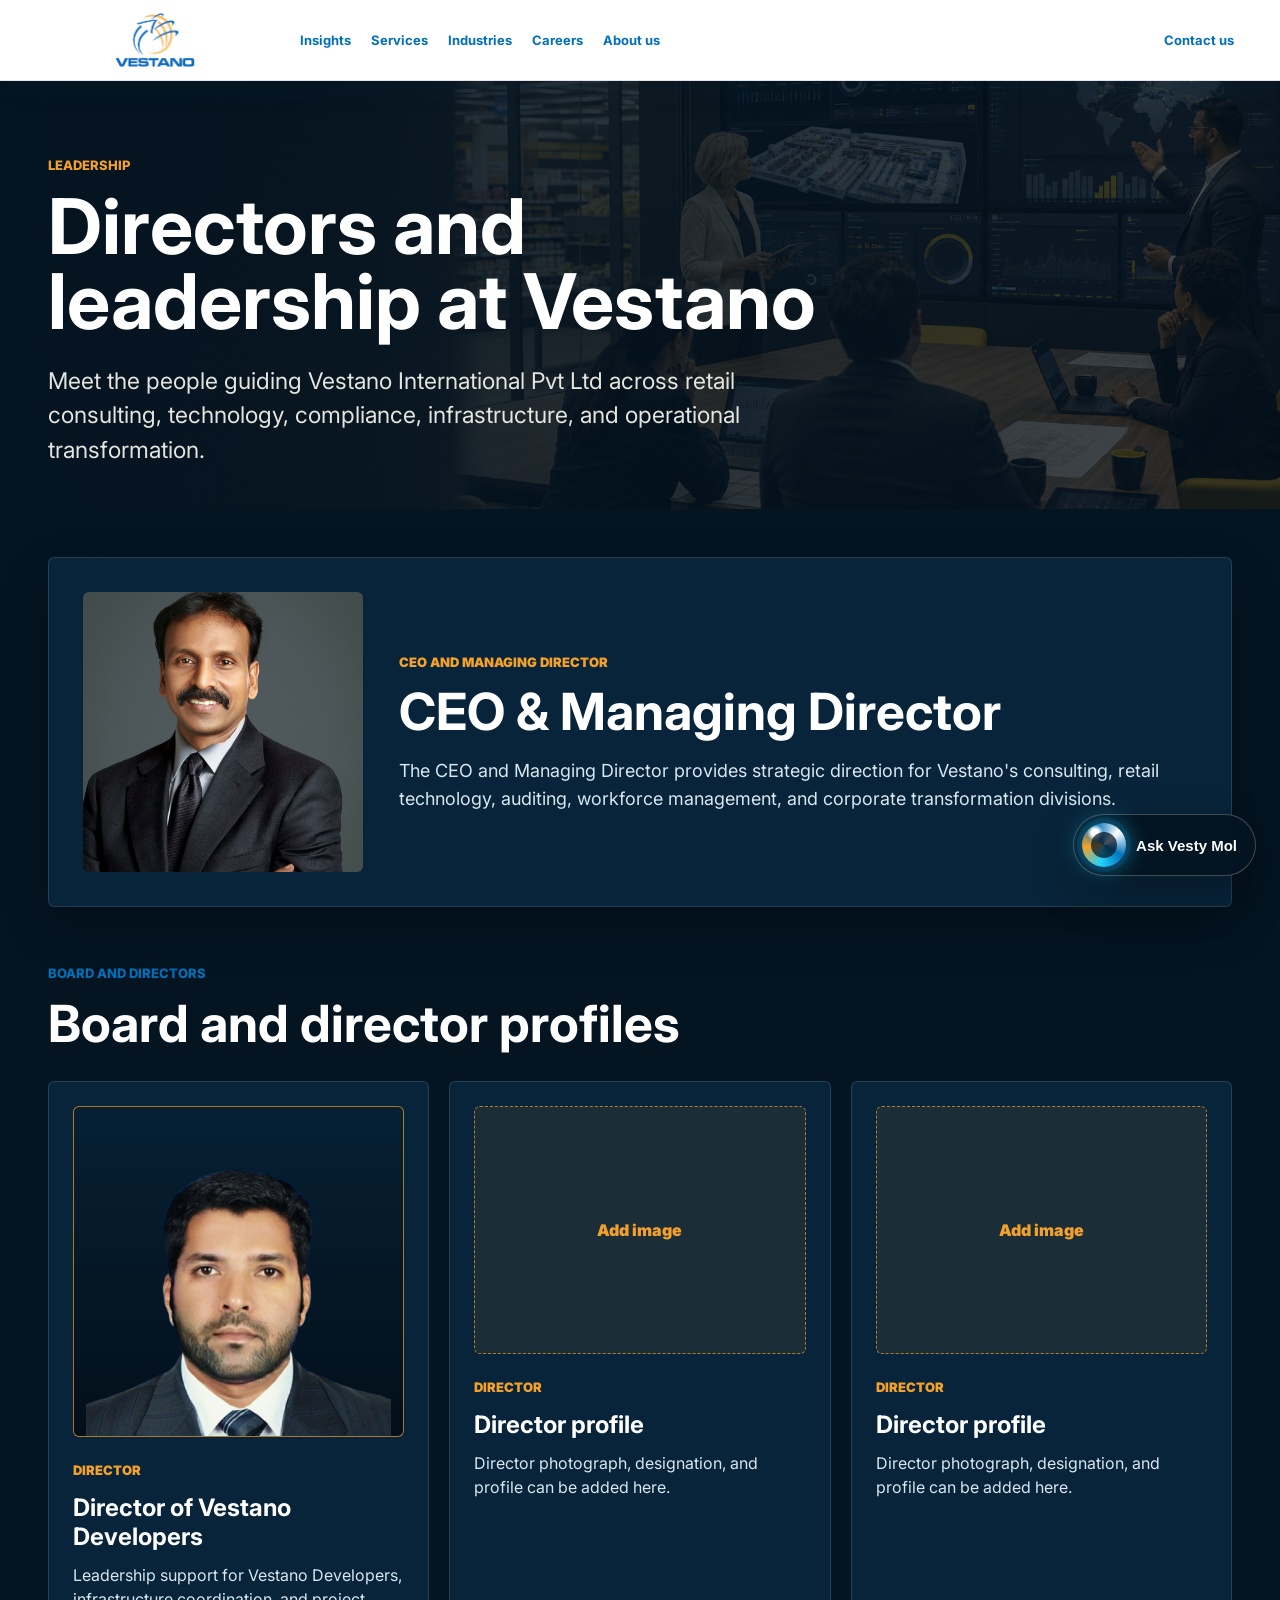
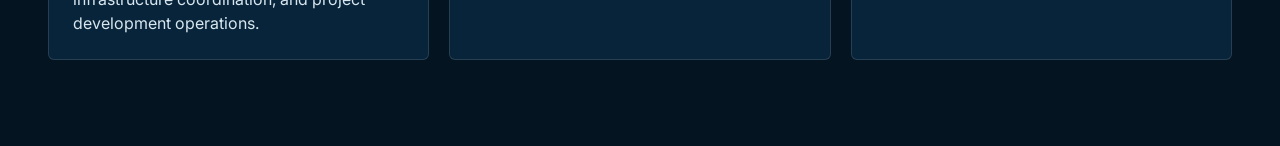
<file: leadership.html>
<!DOCTYPE html>
<html lang="en">
  <head>
    <meta charset="UTF-8" />
    <meta name="viewport" content="width=device-width, initial-scale=1.0" />
    <title>Leadership | Vestano International Pvt Ltd</title>
    <!-- SEO metadata start -->
    <meta name="description" content="Meet Vestano leadership guiding retail consulting, technology, compliance, infrastructure, and operational transformation across corporate business ecosystems." />
    <meta name="robots" content="index, follow" />
    <meta name="author" content="Vestano International Pvt Ltd" />
    <link rel="canonical" href="https://www.vestanoretail.com/leadership.html" />
    <meta property="og:site_name" content="Vestano International Pvt Ltd" />
    <meta property="og:title" content="Leadership | Vestano International Pvt Ltd" />
    <meta property="og:description" content="Meet Vestano leadership guiding retail consulting, technology, compliance, infrastructure, and operational transformation across corporate business ecosystems." />
    <meta property="og:type" content="profile" />
    <meta property="og:url" content="https://www.vestanoretail.com/leadership.html" />
    <meta property="og:image" content="https://www.vestanoretail.com/assets/images/sudheesh-nit-smooth.jpg" />
    <meta name="twitter:card" content="summary_large_image" />
    <meta name="twitter:title" content="Leadership | Vestano International Pvt Ltd" />
    <meta name="twitter:description" content="Meet Vestano leadership guiding retail consulting, technology, compliance, infrastructure, and operational transformation across corporate business ecosystems." />
    <meta name="twitter:image" content="https://www.vestanoretail.com/assets/images/sudheesh-nit-smooth.jpg" />
    <!-- SEO metadata end -->
    <link rel="preconnect" href="https://fonts.googleapis.com" />
    <link rel="preconnect" href="https://fonts.gstatic.com" crossorigin />
    <link href="https://fonts.googleapis.com/css2?family=Inter:wght@400;500;600;700;800&display=swap" rel="stylesheet" />
    <link rel="stylesheet" href="styles.css" />
  </head>
  <body>
    <header class="site-header"><nav class="navbar" aria-label="Main navigation"><a class="brand" href="index.html" aria-label="Home"><img src="assets/images/vestano-logo.png" alt="Vestano International Pvt Ltd" /></a><button class="menu-toggle" type="button" aria-label="Open menu" aria-expanded="false" aria-controls="primary-nav"><span></span><span></span><span></span></button><div class="nav-shell" id="primary-nav"><ul class="nav-links"><li><a href="index.html">Insights</a></li><li><a href="index.html?menu=services">Services</a></li><li><a href="index.html?menu=industries">Industries</a></li><li><a href="index.html?menu=careers">Careers</a></li><li><a href="index.html?menu=about">About us</a></li></ul><div class="nav-actions"><a href="index.html#contact">Contact us</a></div></div></nav></header>

    <main class="leadership-page">
      <section class="leadership-hero">
        <div>
          <p class="ey-kicker">Leadership</p>
          <h1>Directors and leadership at Vestano</h1>
          <p>
            Meet the people guiding Vestano International Pvt Ltd across retail consulting,
            technology, compliance, infrastructure, and operational transformation.
          </p>
        </div>
      </section>

      <section class="leadership-wrap">
        <article class="leader-feature">
          <img src="assets/images/sudheesh-nit-smooth.jpg" alt="Sudheesh NIT, CEO and Managing Director of Vestano International Pvt Ltd" />
          <div>
            <span>CEO and Managing Director</span>
            <h2>CEO &amp; Managing Director</h2>
            <p>
              The CEO and Managing Director provides strategic direction for Vestano's consulting, retail technology,
              auditing, workforce management, and corporate transformation divisions.
            </p>
          </div>
        </article>

        <div class="section-heading">
          <p class="ey-kicker">Board and directors</p>
          <h2>Board and director profiles</h2>
        </div>

        <div class="directors-grid">
          <article class="director-card">
            <div class="director-photo-placeholder director-photo">
              <img src="assets/images/sandeep-director.png" alt="Director of Vestano Developers" />
            </div>
            <span>Director</span>
            <h3>Director of Vestano Developers</h3>
            <p>Leadership support for Vestano Developers, infrastructure coordination, and project development operations.</p>
          </article>
          <article class="director-card">
            <div class="director-photo-placeholder">Add image</div>
            <span>Director</span>
            <h3>Director profile</h3>
            <p>Director photograph, designation, and profile can be added here.</p>
          </article>
          <article class="director-card">
            <div class="director-photo-placeholder">Add image</div>
            <span>Director</span>
            <h3>Director profile</h3>
            <p>Director photograph, designation, and profile can be added here.</p>
          </article>
        </div>
      </section>
    </main>

    <script src="script.js"></script>
  </body>
</html>
</file>
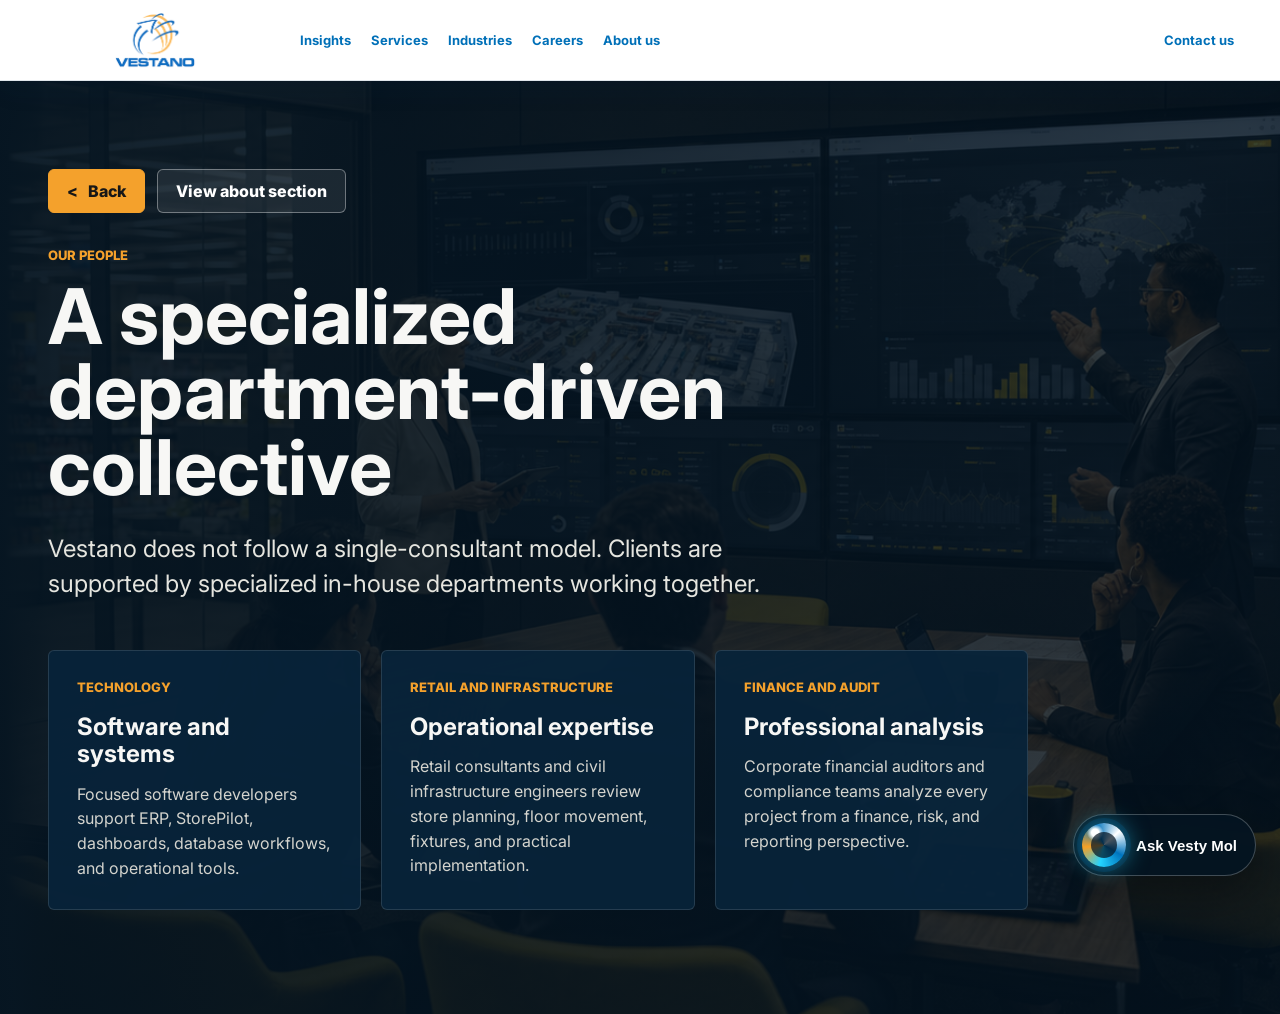
<file: about/people.html>
<!DOCTYPE html>
<html lang="en">
  <head>
    <meta charset="UTF-8" />
    <meta name="viewport" content="width=device-width, initial-scale=1.0" />
    <title>Our People | Vestano International Pvt Ltd</title>
    <link rel="preconnect" href="https://fonts.googleapis.com" />
    <link rel="preconnect" href="https://fonts.gstatic.com" crossorigin />
    <link href="https://fonts.googleapis.com/css2?family=Inter:wght@400;500;600;700;800&display=swap" rel="stylesheet" />
    <link rel="stylesheet" href="../styles.css" />
  </head>
  <body>
    <header class="site-header"><nav class="navbar" aria-label="Main navigation"><a class="brand" href="../index.html" aria-label="Home"><img src="../assets/images/vestano-logo.png" alt="Vestano International Pvt Ltd" /></a><button class="menu-toggle" type="button" aria-label="Open menu" aria-expanded="false" aria-controls="primary-nav"><span></span><span></span><span></span></button><div class="nav-shell" id="primary-nav"><ul class="nav-links"><li><a href="../index.html?menu=insights">Insights</a></li><li><a href="../index.html?menu=services">Services</a></li><li><a href="../index.html?menu=industries">Industries</a></li><li><a href="../index.html?menu=careers">Careers</a></li><li><a href="../index.html?menu=about">About us</a></li></ul><div class="nav-actions"><a href="../index.html#contact">Contact us</a></div></div></nav></header>
    <main class="article-page is-subpage">
      <div class="article-wrap">
        <div class="article-actions">
          <button class="back-link history-back" type="button">Back</button>
          <a class="back-link secondary-action" href="../index.html#about-details">View about section</a>
        </div>
        <p class="ey-kicker">Our people</p>
        <h1>A specialized department-driven collective</h1>
        <p class="article-lead">Vestano does not follow a single-consultant model. Clients are supported by specialized in-house departments working together.</p>
        <div class="article-grid">
          <article><span>Technology</span><h2>Software and systems</h2><p>Focused software developers support ERP, StorePilot, dashboards, database workflows, and operational tools.</p></article>
          <article><span>Retail and infrastructure</span><h2>Operational expertise</h2><p>Retail consultants and civil infrastructure engineers review store planning, floor movement, fixtures, and practical implementation.</p></article>
          <article><span>Finance and audit</span><h2>Professional analysis</h2><p>Corporate financial auditors and compliance teams analyze every project from a finance, risk, and reporting perspective.</p></article>
        </div>
      </div>
    </main>
    <script src="../script.js"></script>
  </body>
</html>
</file>
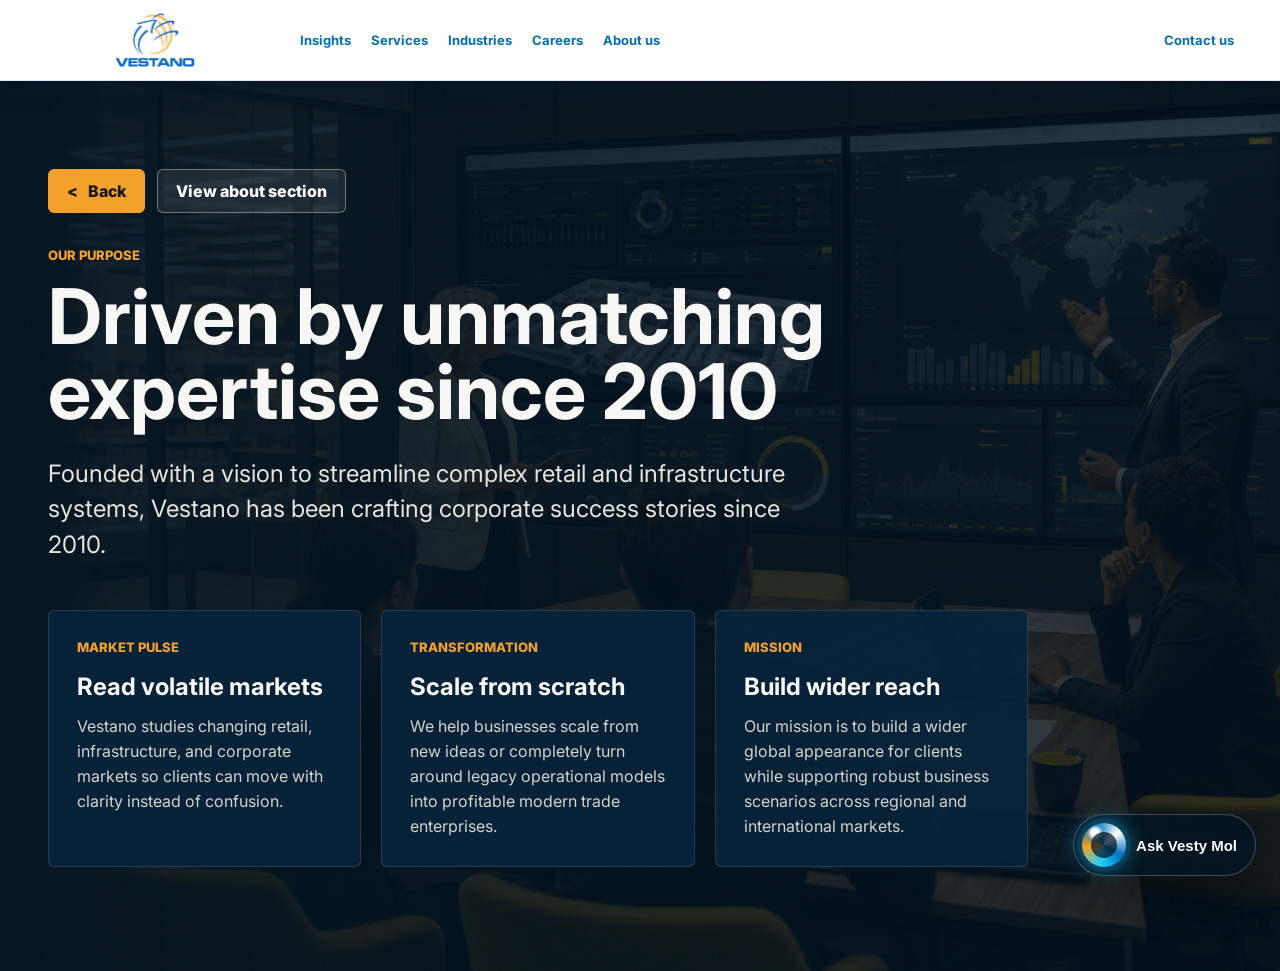
<file: about/purpose.html>
<!DOCTYPE html>
<html lang="en">
  <head>
    <meta charset="UTF-8" />
    <meta name="viewport" content="width=device-width, initial-scale=1.0" />
    <title>Our Purpose | Vestano International Pvt Ltd</title>
    <link rel="preconnect" href="https://fonts.googleapis.com" />
    <link rel="preconnect" href="https://fonts.gstatic.com" crossorigin />
    <link href="https://fonts.googleapis.com/css2?family=Inter:wght@400;500;600;700;800&display=swap" rel="stylesheet" />
    <link rel="stylesheet" href="../styles.css" />
  </head>
  <body>
    <header class="site-header"><nav class="navbar" aria-label="Main navigation"><a class="brand" href="../index.html" aria-label="Home"><img src="../assets/images/vestano-logo.png" alt="Vestano International Pvt Ltd" /></a><button class="menu-toggle" type="button" aria-label="Open menu" aria-expanded="false" aria-controls="primary-nav"><span></span><span></span><span></span></button><div class="nav-shell" id="primary-nav"><ul class="nav-links"><li><a href="../index.html?menu=insights">Insights</a></li><li><a href="../index.html?menu=services">Services</a></li><li><a href="../index.html?menu=industries">Industries</a></li><li><a href="../index.html?menu=careers">Careers</a></li><li><a href="../index.html?menu=about">About us</a></li></ul><div class="nav-actions"><a href="../index.html#contact">Contact us</a></div></div></nav></header>
    <main class="article-page is-subpage">
      <div class="article-wrap">
        <div class="article-actions">
          <button class="back-link history-back" type="button">Back</button>
          <a class="back-link secondary-action" href="../index.html#about-details">View about section</a>
        </div>
        <p class="ey-kicker">Our purpose</p>
        <h1>Driven by unmatching expertise since 2010</h1>
        <p class="article-lead">Founded with a vision to streamline complex retail and infrastructure systems, Vestano has been crafting corporate success stories since 2010.</p>
        <div class="article-grid">
          <article><span>Market pulse</span><h2>Read volatile markets</h2><p>Vestano studies changing retail, infrastructure, and corporate markets so clients can move with clarity instead of confusion.</p></article>
          <article><span>Transformation</span><h2>Scale from scratch</h2><p>We help businesses scale from new ideas or completely turn around legacy operational models into profitable modern trade enterprises.</p></article>
          <article><span>Mission</span><h2>Build wider reach</h2><p>Our mission is to build a wider global appearance for clients while supporting robust business scenarios across regional and international markets.</p></article>
        </div>
      </div>
    </main>
    <script src="../script.js"></script>
  </body>
</html>
</file>
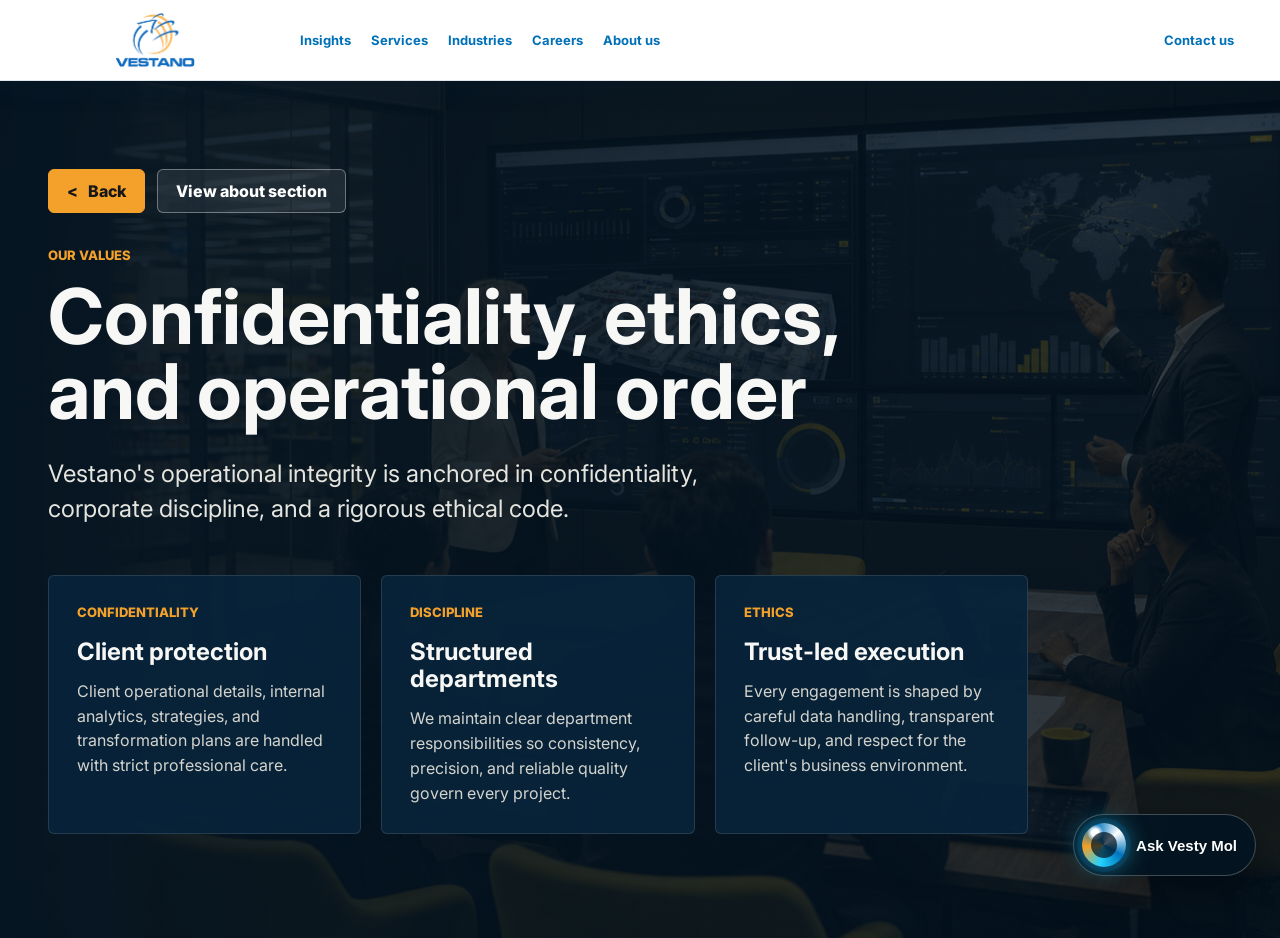
<file: about/values.html>
<!DOCTYPE html>
<html lang="en">
  <head>
    <meta charset="UTF-8" />
    <meta name="viewport" content="width=device-width, initial-scale=1.0" />
    <title>Our Values | Vestano International Pvt Ltd</title>
    <link rel="preconnect" href="https://fonts.googleapis.com" />
    <link rel="preconnect" href="https://fonts.gstatic.com" crossorigin />
    <link href="https://fonts.googleapis.com/css2?family=Inter:wght@400;500;600;700;800&display=swap" rel="stylesheet" />
    <link rel="stylesheet" href="../styles.css" />
  </head>
  <body>
    <header class="site-header"><nav class="navbar" aria-label="Main navigation"><a class="brand" href="../index.html" aria-label="Home"><img src="../assets/images/vestano-logo.png" alt="Vestano International Pvt Ltd" /></a><button class="menu-toggle" type="button" aria-label="Open menu" aria-expanded="false" aria-controls="primary-nav"><span></span><span></span><span></span></button><div class="nav-shell" id="primary-nav"><ul class="nav-links"><li><a href="../index.html?menu=insights">Insights</a></li><li><a href="../index.html?menu=services">Services</a></li><li><a href="../index.html?menu=industries">Industries</a></li><li><a href="../index.html?menu=careers">Careers</a></li><li><a href="../index.html?menu=about">About us</a></li></ul><div class="nav-actions"><a href="../index.html#contact">Contact us</a></div></div></nav></header>
    <main class="article-page is-subpage">
      <div class="article-wrap">
        <div class="article-actions">
          <button class="back-link history-back" type="button">Back</button>
          <a class="back-link secondary-action" href="../index.html#about-details">View about section</a>
        </div>
        <p class="ey-kicker">Our values</p>
        <h1>Confidentiality, ethics, and operational order</h1>
        <p class="article-lead">Vestano's operational integrity is anchored in confidentiality, corporate discipline, and a rigorous ethical code.</p>
        <div class="article-grid">
          <article><span>Confidentiality</span><h2>Client protection</h2><p>Client operational details, internal analytics, strategies, and transformation plans are handled with strict professional care.</p></article>
          <article><span>Discipline</span><h2>Structured departments</h2><p>We maintain clear department responsibilities so consistency, precision, and reliable quality govern every project.</p></article>
          <article><span>Ethics</span><h2>Trust-led execution</h2><p>Every engagement is shaped by careful data handling, transparent follow-up, and respect for the client's business environment.</p></article>
        </div>
      </div>
    </main>
    <script src="../script.js"></script>
  </body>
</html>
</file>
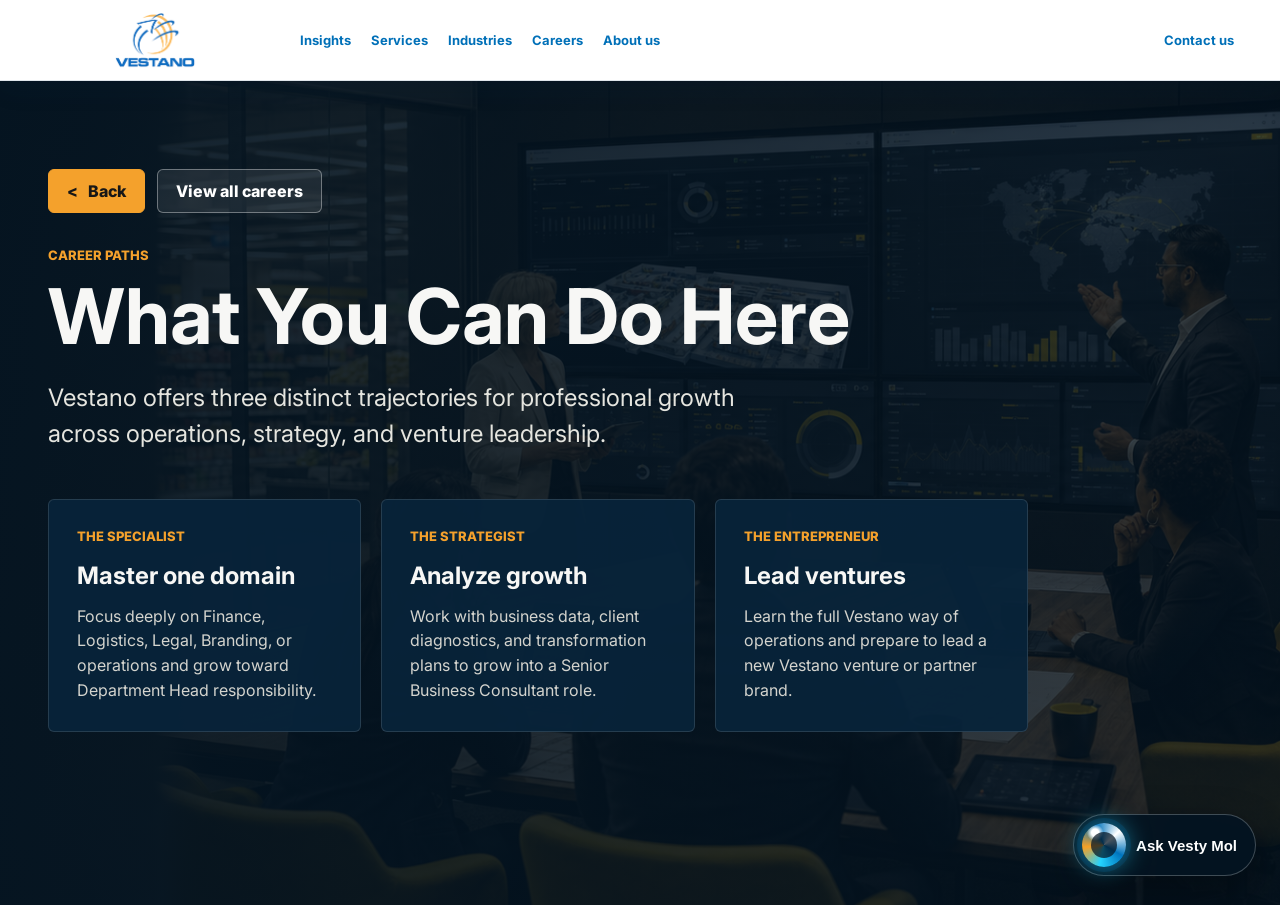
<file: careers/career-paths.html>
<!DOCTYPE html>
<html lang="en">
  <head>
    <meta charset="UTF-8" />
    <meta name="viewport" content="width=device-width, initial-scale=1.0" />
    <title>Career Paths | Vestano Careers</title>
    <!-- SEO metadata start -->
    <meta name="description" content="Vestano career paths help professionals grow as specialists, strategists, or entrepreneurs across consulting and operational leadership." />
    <meta name="robots" content="index, follow" />
    <meta name="author" content="Vestano International Pvt Ltd" />
    <link rel="canonical" href="https://www.vestanoretail.com/careers/career-paths.html" />
    <meta property="og:site_name" content="Vestano International Pvt Ltd" />
    <meta property="og:title" content="Career Paths | Vestano Careers" />
    <meta property="og:description" content="Vestano career paths help professionals grow as specialists, strategists, or entrepreneurs across consulting and operational leadership." />
    <meta property="og:type" content="article" />
    <meta property="og:url" content="https://www.vestanoretail.com/careers/career-paths.html" />
    <meta property="og:image" content="https://www.vestanoretail.com/assets/images/vestano-logo.png" />
    <meta name="twitter:card" content="summary_large_image" />
    <meta name="twitter:title" content="Career Paths | Vestano Careers" />
    <meta name="twitter:description" content="Vestano career paths help professionals grow as specialists, strategists, or entrepreneurs across consulting and operational leadership." />
    <meta name="twitter:image" content="https://www.vestanoretail.com/assets/images/vestano-logo.png" />
    <!-- SEO metadata end -->
    <link rel="preconnect" href="https://fonts.googleapis.com" />
    <link rel="preconnect" href="https://fonts.gstatic.com" crossorigin />
    <link href="https://fonts.googleapis.com/css2?family=Inter:wght@400;500;600;700;800&display=swap" rel="stylesheet" />
    <link rel="stylesheet" href="../styles.css" />
  </head>
  <body>
    <header class="site-header"><nav class="navbar" aria-label="Main navigation"><a class="brand" href="../index.html" aria-label="Home"><img src="../assets/images/vestano-logo.png" alt="Vestano International Pvt Ltd" /></a><button class="menu-toggle" type="button" aria-label="Open menu" aria-expanded="false" aria-controls="primary-nav"><span></span><span></span><span></span></button><div class="nav-shell" id="primary-nav"><ul class="nav-links"><li><a href="../index.html?menu=insights">Insights</a></li><li><a href="../index.html?menu=services">Services</a></li><li><a href="../index.html?menu=industries">Industries</a></li><li><a href="../index.html?menu=careers">Careers</a></li><li><a href="../index.html?menu=about">About us</a></li></ul><div class="nav-actions"><a href="../index.html#contact">Contact us</a></div></div></nav></header>
    <main class="article-page is-subpage">
      <div class="article-wrap">
        <div class="article-actions">
          <button class="back-link history-back" type="button">Back</button>
          <a class="back-link secondary-action" href="../index.html?menu=careers">View all careers</a>
        </div>
        <p class="ey-kicker">Career paths</p>
        <h1>What You Can Do Here</h1>
        <p class="article-lead">Vestano offers three distinct trajectories for professional growth across operations, strategy, and venture leadership.</p>
        <div class="article-grid">
          <article><span>The Specialist</span><h2>Master one domain</h2><p>Focus deeply on Finance, Logistics, Legal, Branding, or operations and grow toward Department Head responsibility.</p></article>
          <article><span>The Strategist</span><h2>Analyze growth</h2><p>Work with business data, client diagnostics, and transformation plans to grow into a Senior Business Consultant role.</p></article>
          <article><span>The Entrepreneur</span><h2>Lead ventures</h2><p>Learn the full Vestano way of operations and prepare to lead a new Vestano venture or partner brand.</p></article>
        </div>
      </div>
    </main>
    <script src="../script.js"></script>
  </body>
</html>
</file>
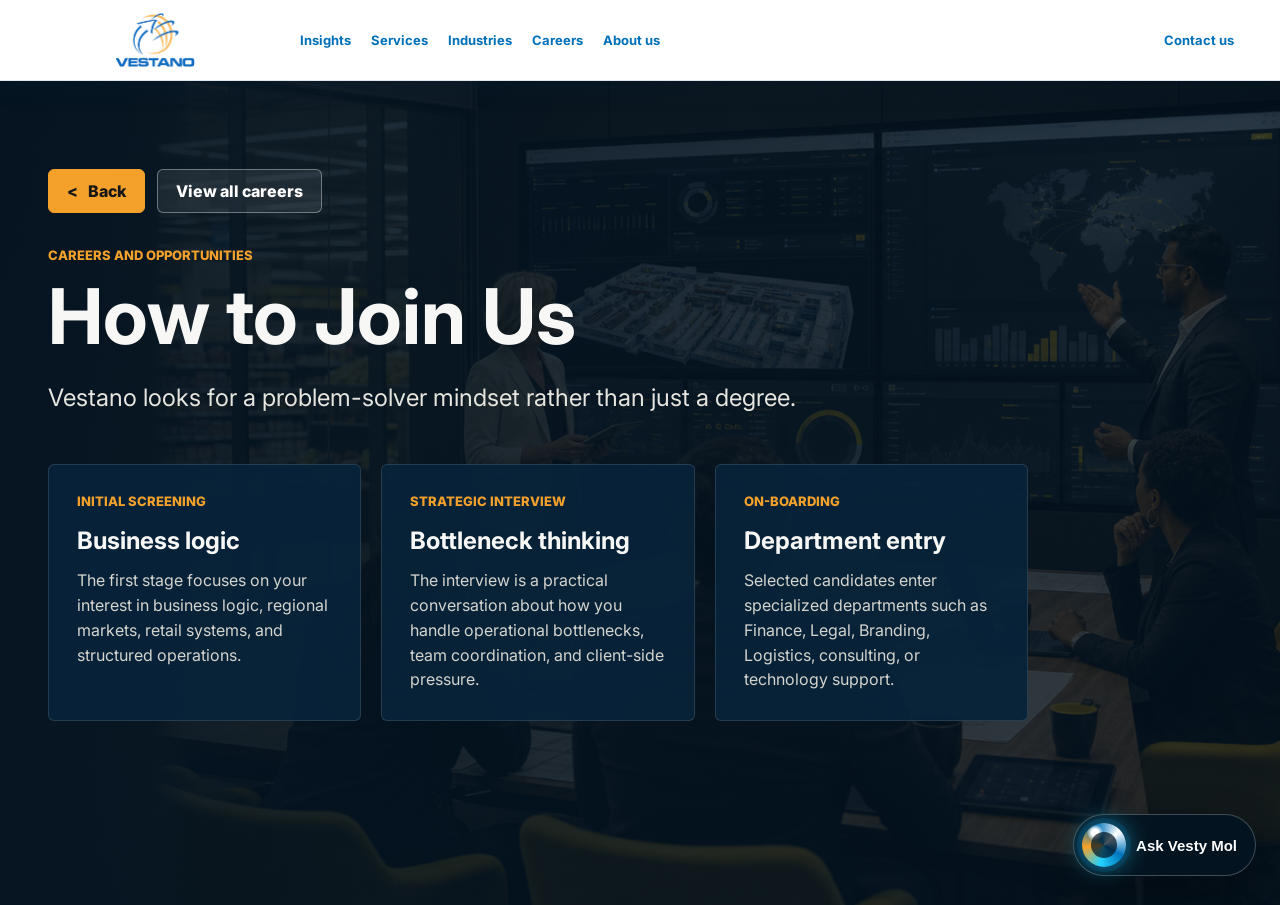
<file: careers/how-to-join.html>
<!DOCTYPE html>
<html lang="en">
  <head>
    <meta charset="UTF-8" />
    <meta name="viewport" content="width=device-width, initial-scale=1.0" />
    <title>How to Join Us | Vestano Careers</title>
    <!-- SEO metadata start -->
    <meta name="description" content="Learn Vestano&#39;s hiring process, from screening and strategic interview to onboarding in finance, legal, branding, logistics, and operations." />
    <meta name="robots" content="index, follow" />
    <meta name="author" content="Vestano International Pvt Ltd" />
    <link rel="canonical" href="https://www.vestanoretail.com/careers/how-to-join.html" />
    <meta property="og:site_name" content="Vestano International Pvt Ltd" />
    <meta property="og:title" content="How to Join Us | Vestano Careers" />
    <meta property="og:description" content="Learn Vestano&#39;s hiring process, from screening and strategic interview to onboarding in finance, legal, branding, logistics, and operations." />
    <meta property="og:type" content="article" />
    <meta property="og:url" content="https://www.vestanoretail.com/careers/how-to-join.html" />
    <meta property="og:image" content="https://www.vestanoretail.com/assets/images/vestano-logo.png" />
    <meta name="twitter:card" content="summary_large_image" />
    <meta name="twitter:title" content="How to Join Us | Vestano Careers" />
    <meta name="twitter:description" content="Learn Vestano&#39;s hiring process, from screening and strategic interview to onboarding in finance, legal, branding, logistics, and operations." />
    <meta name="twitter:image" content="https://www.vestanoretail.com/assets/images/vestano-logo.png" />
    <!-- SEO metadata end -->
    <link rel="preconnect" href="https://fonts.googleapis.com" />
    <link rel="preconnect" href="https://fonts.gstatic.com" crossorigin />
    <link href="https://fonts.googleapis.com/css2?family=Inter:wght@400;500;600;700;800&display=swap" rel="stylesheet" />
    <link rel="stylesheet" href="../styles.css" />
  </head>
  <body>
    <header class="site-header"><nav class="navbar" aria-label="Main navigation"><a class="brand" href="../index.html" aria-label="Home"><img src="../assets/images/vestano-logo.png" alt="Vestano International Pvt Ltd" /></a><button class="menu-toggle" type="button" aria-label="Open menu" aria-expanded="false" aria-controls="primary-nav"><span></span><span></span><span></span></button><div class="nav-shell" id="primary-nav"><ul class="nav-links"><li><a href="../index.html?menu=insights">Insights</a></li><li><a href="../index.html?menu=services">Services</a></li><li><a href="../index.html?menu=industries">Industries</a></li><li><a href="../index.html?menu=careers">Careers</a></li><li><a href="../index.html?menu=about">About us</a></li></ul><div class="nav-actions"><a href="../index.html#contact">Contact us</a></div></div></nav></header>
    <main class="article-page is-subpage">
      <div class="article-wrap">
        <div class="article-actions">
          <button class="back-link history-back" type="button">Back</button>
          <a class="back-link secondary-action" href="../index.html?menu=careers">View all careers</a>
        </div>
        <p class="ey-kicker">Careers and opportunities</p>
        <h1>How to Join Us</h1>
        <p class="article-lead">Vestano looks for a problem-solver mindset rather than just a degree.</p>
        <div class="article-grid">
          <article><span>Initial screening</span><h2>Business logic</h2><p>The first stage focuses on your interest in business logic, regional markets, retail systems, and structured operations.</p></article>
          <article><span>Strategic interview</span><h2>Bottleneck thinking</h2><p>The interview is a practical conversation about how you handle operational bottlenecks, team coordination, and client-side pressure.</p></article>
          <article><span>On-boarding</span><h2>Department entry</h2><p>Selected candidates enter specialized departments such as Finance, Legal, Branding, Logistics, consulting, or technology support.</p></article>
        </div>
      </div>
    </main>
    <script src="../script.js"></script>
  </body>
</html>
</file>
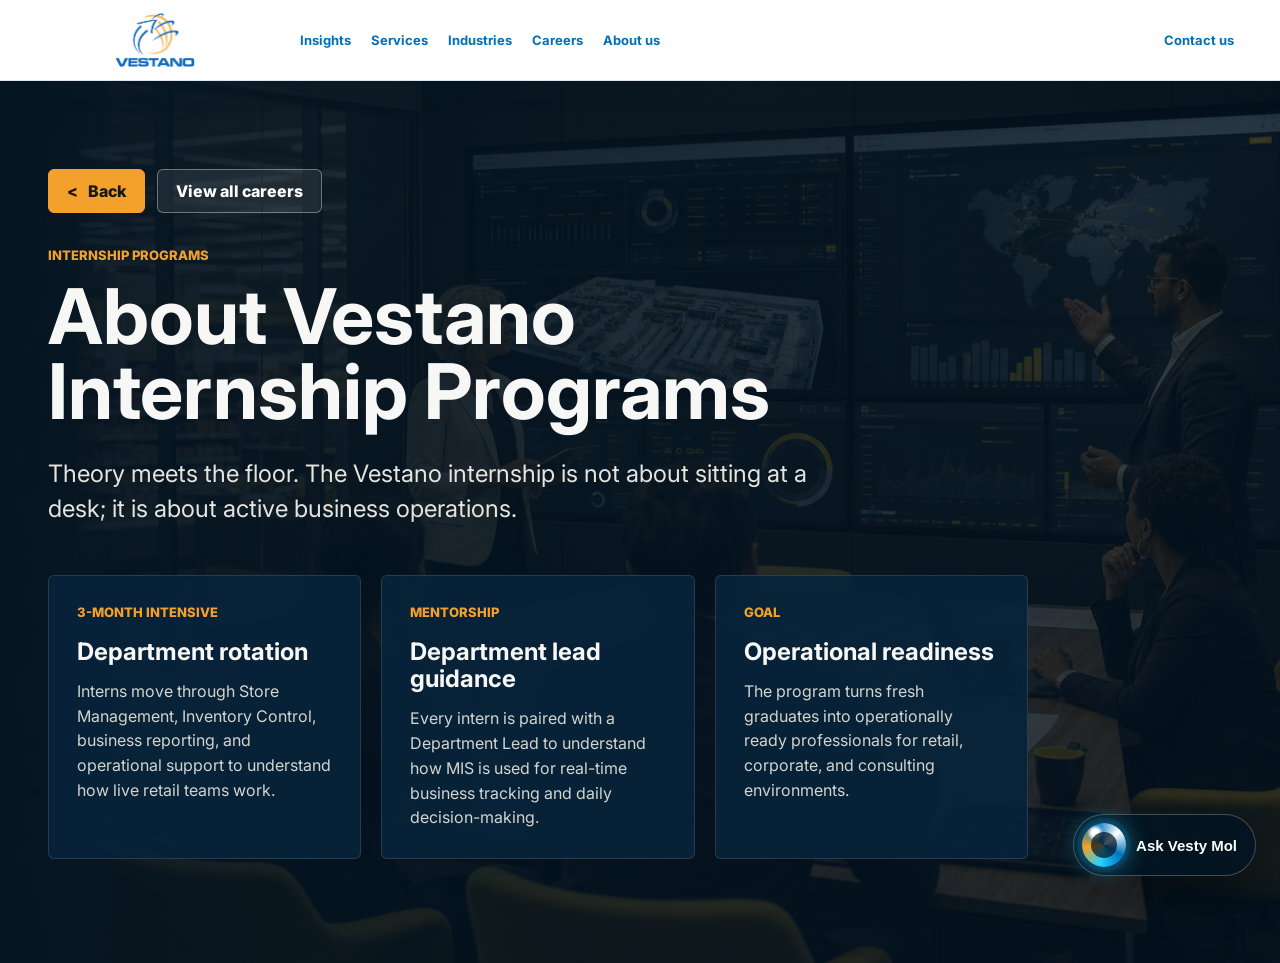
<file: careers/internship-programs.html>
<!DOCTYPE html>
<html lang="en">
  <head>
    <meta charset="UTF-8" />
    <meta name="viewport" content="width=device-width, initial-scale=1.0" />
    <title>About Vestano Internship Programs | Careers</title>
    <!-- SEO metadata start -->
    <meta name="description" content="Vestano internship programs combine store operations, inventory control, MIS mentorship, and practical department rotation for graduates." />
    <meta name="robots" content="index, follow" />
    <meta name="author" content="Vestano International Pvt Ltd" />
    <link rel="canonical" href="https://www.vestanoretail.com/careers/internship-programs.html" />
    <meta property="og:site_name" content="Vestano International Pvt Ltd" />
    <meta property="og:title" content="About Vestano Internship Programs | Careers" />
    <meta property="og:description" content="Vestano internship programs combine store operations, inventory control, MIS mentorship, and practical department rotation for graduates." />
    <meta property="og:type" content="article" />
    <meta property="og:url" content="https://www.vestanoretail.com/careers/internship-programs.html" />
    <meta property="og:image" content="https://www.vestanoretail.com/assets/images/vestano-logo.png" />
    <meta name="twitter:card" content="summary_large_image" />
    <meta name="twitter:title" content="About Vestano Internship Programs | Careers" />
    <meta name="twitter:description" content="Vestano internship programs combine store operations, inventory control, MIS mentorship, and practical department rotation for graduates." />
    <meta name="twitter:image" content="https://www.vestanoretail.com/assets/images/vestano-logo.png" />
    <!-- SEO metadata end -->
    <link rel="preconnect" href="https://fonts.googleapis.com" />
    <link rel="preconnect" href="https://fonts.gstatic.com" crossorigin />
    <link href="https://fonts.googleapis.com/css2?family=Inter:wght@400;500;600;700;800&display=swap" rel="stylesheet" />
    <link rel="stylesheet" href="../styles.css" />
  </head>
  <body>
    <header class="site-header"><nav class="navbar" aria-label="Main navigation"><a class="brand" href="../index.html" aria-label="Home"><img src="../assets/images/vestano-logo.png" alt="Vestano International Pvt Ltd" /></a><button class="menu-toggle" type="button" aria-label="Open menu" aria-expanded="false" aria-controls="primary-nav"><span></span><span></span><span></span></button><div class="nav-shell" id="primary-nav"><ul class="nav-links"><li><a href="../index.html?menu=insights">Insights</a></li><li><a href="../index.html?menu=services">Services</a></li><li><a href="../index.html?menu=industries">Industries</a></li><li><a href="../index.html?menu=careers">Careers</a></li><li><a href="../index.html?menu=about">About us</a></li></ul><div class="nav-actions"><a href="../index.html#contact">Contact us</a></div></div></nav></header>
    <main class="article-page is-subpage">
      <div class="article-wrap">
        <div class="article-actions">
          <button class="back-link history-back" type="button">Back</button>
          <a class="back-link secondary-action" href="../index.html?menu=careers">View all careers</a>
        </div>
        <p class="ey-kicker">Internship programs</p>
        <h1>About Vestano Internship Programs</h1>
        <p class="article-lead">Theory meets the floor. The Vestano internship is not about sitting at a desk; it is about active business operations.</p>
        <div class="article-grid">
          <article><span>3-month intensive</span><h2>Department rotation</h2><p>Interns move through Store Management, Inventory Control, business reporting, and operational support to understand how live retail teams work.</p></article>
          <article><span>Mentorship</span><h2>Department lead guidance</h2><p>Every intern is paired with a Department Lead to understand how MIS is used for real-time business tracking and daily decision-making.</p></article>
          <article><span>Goal</span><h2>Operational readiness</h2><p>The program turns fresh graduates into operationally ready professionals for retail, corporate, and consulting environments.</p></article>
        </div>
      </div>
    </main>
    <script src="../script.js"></script>
  </body>
</html>
</file>
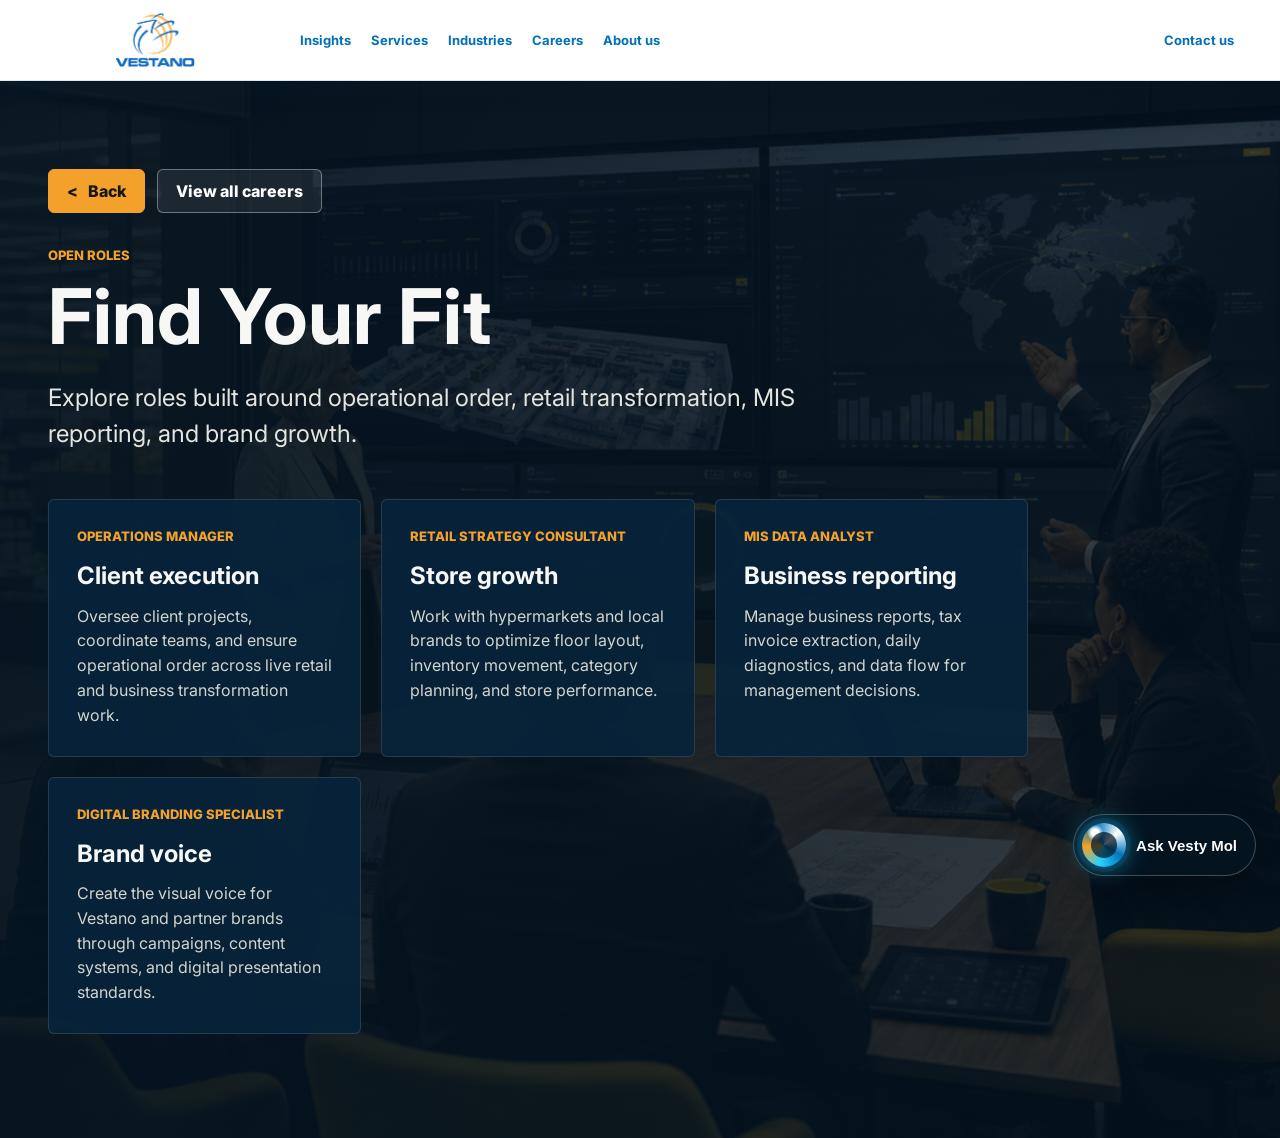
<file: careers/job-search.html>
<!DOCTYPE html>
<html lang="en">
  <head>
    <meta charset="UTF-8" />
    <meta name="viewport" content="width=device-width, initial-scale=1.0" />
    <title>Open Roles &amp; Job Search | Vestano Careers</title>
    <!-- SEO metadata start -->
    <meta name="description" content="Explore Vestano roles in operations management, retail strategy consulting, MIS data analysis, and digital branding for business growth." />
    <meta name="robots" content="index, follow" />
    <meta name="author" content="Vestano International Pvt Ltd" />
    <link rel="canonical" href="https://www.vestanoretail.com/careers/job-search.html" />
    <meta property="og:site_name" content="Vestano International Pvt Ltd" />
    <meta property="og:title" content="Open Roles &amp; Job Search | Vestano Careers" />
    <meta property="og:description" content="Explore Vestano roles in operations management, retail strategy consulting, MIS data analysis, and digital branding for business growth." />
    <meta property="og:type" content="article" />
    <meta property="og:url" content="https://www.vestanoretail.com/careers/job-search.html" />
    <meta property="og:image" content="https://www.vestanoretail.com/assets/images/vestano-logo.png" />
    <meta name="twitter:card" content="summary_large_image" />
    <meta name="twitter:title" content="Open Roles &amp; Job Search | Vestano Careers" />
    <meta name="twitter:description" content="Explore Vestano roles in operations management, retail strategy consulting, MIS data analysis, and digital branding for business growth." />
    <meta name="twitter:image" content="https://www.vestanoretail.com/assets/images/vestano-logo.png" />
    <!-- SEO metadata end -->
    <link rel="preconnect" href="https://fonts.googleapis.com" />
    <link rel="preconnect" href="https://fonts.gstatic.com" crossorigin />
    <link href="https://fonts.googleapis.com/css2?family=Inter:wght@400;500;600;700;800&display=swap" rel="stylesheet" />
    <link rel="stylesheet" href="../styles.css" />
  </head>
  <body>
    <header class="site-header"><nav class="navbar" aria-label="Main navigation"><a class="brand" href="../index.html" aria-label="Home"><img src="../assets/images/vestano-logo.png" alt="Vestano International Pvt Ltd" /></a><button class="menu-toggle" type="button" aria-label="Open menu" aria-expanded="false" aria-controls="primary-nav"><span></span><span></span><span></span></button><div class="nav-shell" id="primary-nav"><ul class="nav-links"><li><a href="../index.html?menu=insights">Insights</a></li><li><a href="../index.html?menu=services">Services</a></li><li><a href="../index.html?menu=industries">Industries</a></li><li><a href="../index.html?menu=careers">Careers</a></li><li><a href="../index.html?menu=about">About us</a></li></ul><div class="nav-actions"><a href="../index.html#contact">Contact us</a></div></div></nav></header>
    <main class="article-page is-subpage">
      <div class="article-wrap">
        <div class="article-actions">
          <button class="back-link history-back" type="button">Back</button>
          <a class="back-link secondary-action" href="../index.html?menu=careers">View all careers</a>
        </div>
        <p class="ey-kicker">Open roles</p>
        <h1>Find Your Fit</h1>
        <p class="article-lead">Explore roles built around operational order, retail transformation, MIS reporting, and brand growth.</p>
        <div class="article-grid">
          <article><span>Operations Manager</span><h2>Client execution</h2><p>Oversee client projects, coordinate teams, and ensure operational order across live retail and business transformation work.</p></article>
          <article><span>Retail Strategy Consultant</span><h2>Store growth</h2><p>Work with hypermarkets and local brands to optimize floor layout, inventory movement, category planning, and store performance.</p></article>
          <article><span>MIS Data Analyst</span><h2>Business reporting</h2><p>Manage business reports, tax invoice extraction, daily diagnostics, and data flow for management decisions.</p></article>
          <article><span>Digital Branding Specialist</span><h2>Brand voice</h2><p>Create the visual voice for Vestano and partner brands through campaigns, content systems, and digital presentation standards.</p></article>
        </div>
      </div>
    </main>
    <script src="../script.js"></script>
  </body>
</html>
</file>
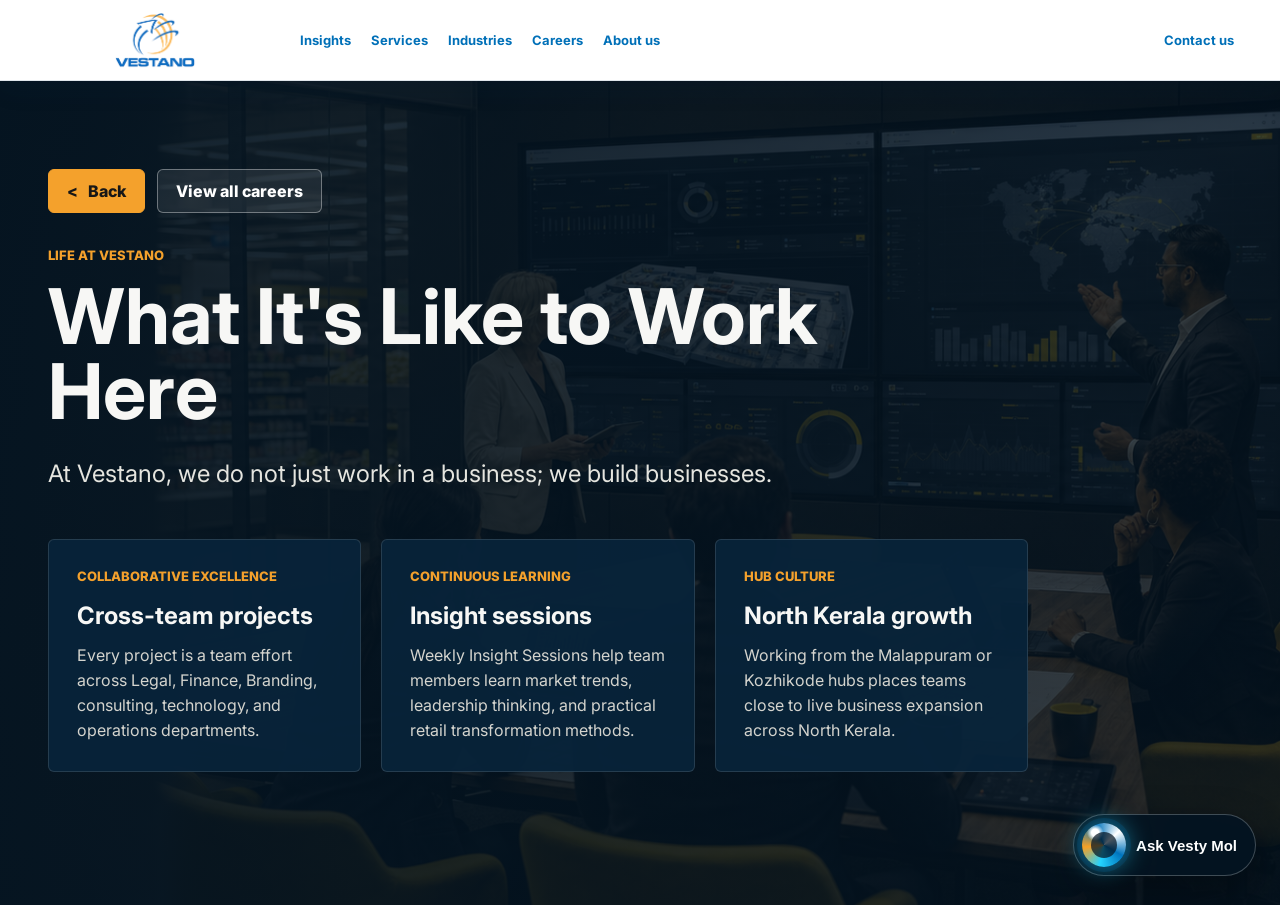
<file: careers/life-at-vestano.html>
<!DOCTYPE html>
<html lang="en">
  <head>
    <meta charset="UTF-8" />
    <meta name="viewport" content="width=device-width, initial-scale=1.0" />
    <title>Life at Vestano | Careers</title>
    <!-- SEO metadata start -->
    <meta name="description" content="Discover collaborative work, insight sessions, learning culture, and growth opportunities at Vestano&#39;s Malappuram and Kozhikode hubs." />
    <meta name="robots" content="index, follow" />
    <meta name="author" content="Vestano International Pvt Ltd" />
    <link rel="canonical" href="https://www.vestanoretail.com/careers/life-at-vestano.html" />
    <meta property="og:site_name" content="Vestano International Pvt Ltd" />
    <meta property="og:title" content="Life at Vestano | Careers" />
    <meta property="og:description" content="Discover collaborative work, insight sessions, learning culture, and growth opportunities at Vestano&#39;s Malappuram and Kozhikode hubs." />
    <meta property="og:type" content="article" />
    <meta property="og:url" content="https://www.vestanoretail.com/careers/life-at-vestano.html" />
    <meta property="og:image" content="https://www.vestanoretail.com/assets/images/vestano-logo.png" />
    <meta name="twitter:card" content="summary_large_image" />
    <meta name="twitter:title" content="Life at Vestano | Careers" />
    <meta name="twitter:description" content="Discover collaborative work, insight sessions, learning culture, and growth opportunities at Vestano&#39;s Malappuram and Kozhikode hubs." />
    <meta name="twitter:image" content="https://www.vestanoretail.com/assets/images/vestano-logo.png" />
    <!-- SEO metadata end -->
    <link rel="preconnect" href="https://fonts.googleapis.com" />
    <link rel="preconnect" href="https://fonts.gstatic.com" crossorigin />
    <link href="https://fonts.googleapis.com/css2?family=Inter:wght@400;500;600;700;800&display=swap" rel="stylesheet" />
    <link rel="stylesheet" href="../styles.css" />
  </head>
  <body>
    <header class="site-header"><nav class="navbar" aria-label="Main navigation"><a class="brand" href="../index.html" aria-label="Home"><img src="../assets/images/vestano-logo.png" alt="Vestano International Pvt Ltd" /></a><button class="menu-toggle" type="button" aria-label="Open menu" aria-expanded="false" aria-controls="primary-nav"><span></span><span></span><span></span></button><div class="nav-shell" id="primary-nav"><ul class="nav-links"><li><a href="../index.html?menu=insights">Insights</a></li><li><a href="../index.html?menu=services">Services</a></li><li><a href="../index.html?menu=industries">Industries</a></li><li><a href="../index.html?menu=careers">Careers</a></li><li><a href="../index.html?menu=about">About us</a></li></ul><div class="nav-actions"><a href="../index.html#contact">Contact us</a></div></div></nav></header>
    <main class="article-page is-subpage">
      <div class="article-wrap">
        <div class="article-actions">
          <button class="back-link history-back" type="button">Back</button>
          <a class="back-link secondary-action" href="../index.html?menu=careers">View all careers</a>
        </div>
        <p class="ey-kicker">Life at Vestano</p>
        <h1>What It's Like to Work Here</h1>
        <p class="article-lead">At Vestano, we do not just work in a business; we build businesses.</p>
        <div class="article-grid">
          <article><span>Collaborative excellence</span><h2>Cross-team projects</h2><p>Every project is a team effort across Legal, Finance, Branding, consulting, technology, and operations departments.</p></article>
          <article><span>Continuous learning</span><h2>Insight sessions</h2><p>Weekly Insight Sessions help team members learn market trends, leadership thinking, and practical retail transformation methods.</p></article>
          <article><span>Hub culture</span><h2>North Kerala growth</h2><p>Working from the Malappuram or Kozhikode hubs places teams close to live business expansion across North Kerala.</p></article>
        </div>
      </div>
    </main>
    <script src="../script.js"></script>
  </body>
</html>
</file>
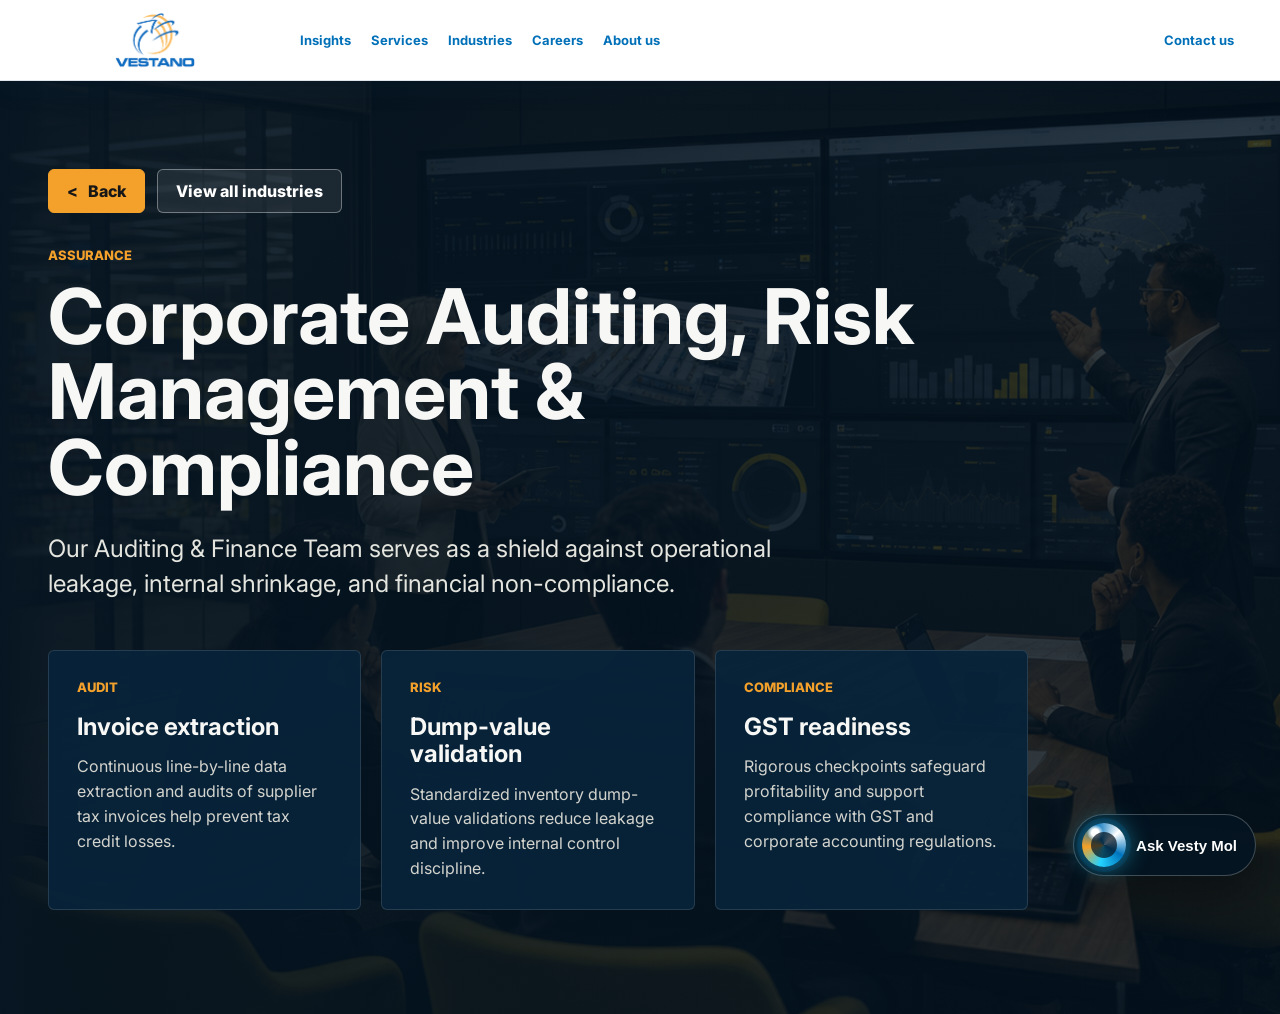
<file: industries/auditing-risk-compliance.html>
<!DOCTYPE html>
<html lang="en">
  <head>
    <meta charset="UTF-8" />
    <meta name="viewport" content="width=device-width, initial-scale=1.0" />
    <title>Corporate Auditing, Risk Management &amp; Compliance | Vestano</title>
    <!-- SEO metadata start -->
    <meta name="description" content="Corporate auditing, risk management, compliance controls, invoice audits, tax credit protection, and inventory validation for businesses." />
    <meta name="robots" content="index, follow" />
    <meta name="author" content="Vestano International Pvt Ltd" />
    <link rel="canonical" href="https://www.vestanoretail.com/industries/auditing-risk-compliance.html" />
    <meta property="og:site_name" content="Vestano International Pvt Ltd" />
    <meta property="og:title" content="Corporate Auditing, Risk Management &amp; Compliance | Vestano" />
    <meta property="og:description" content="Corporate auditing, risk management, compliance controls, invoice audits, tax credit protection, and inventory validation for businesses." />
    <meta property="og:type" content="article" />
    <meta property="og:url" content="https://www.vestanoretail.com/industries/auditing-risk-compliance.html" />
    <meta property="og:image" content="https://www.vestanoretail.com/assets/images/vestano-logo.png" />
    <meta name="twitter:card" content="summary_large_image" />
    <meta name="twitter:title" content="Corporate Auditing, Risk Management &amp; Compliance | Vestano" />
    <meta name="twitter:description" content="Corporate auditing, risk management, compliance controls, invoice audits, tax credit protection, and inventory validation for businesses." />
    <meta name="twitter:image" content="https://www.vestanoretail.com/assets/images/vestano-logo.png" />
    <!-- SEO metadata end -->
    <link rel="preconnect" href="https://fonts.googleapis.com" />
    <link rel="preconnect" href="https://fonts.gstatic.com" crossorigin />
    <link href="https://fonts.googleapis.com/css2?family=Inter:wght@400;500;600;700;800&display=swap" rel="stylesheet" />
    <link rel="stylesheet" href="../styles.css" />
  </head>
  <body>
    <header class="site-header"><nav class="navbar" aria-label="Main navigation"><a class="brand" href="../index.html" aria-label="Home"><img src="../assets/images/vestano-logo.png" alt="Vestano International Pvt Ltd" /></a><button class="menu-toggle" type="button" aria-label="Open menu" aria-expanded="false" aria-controls="primary-nav"><span></span><span></span><span></span></button><div class="nav-shell" id="primary-nav"><ul class="nav-links"><li><a href="../index.html">Insights</a></li><li><a href="../index.html">Services</a></li><li><a href="../index.html">Industries</a></li><li><a href="../index.html">Careers</a></li><li><a href="../index.html">About us</a></li></ul><div class="nav-actions"><a href="../index.html#contact">Contact us</a></div></div></nav></header>
    <main class="article-page is-subpage">
      <div class="article-wrap">
        <div class="article-actions">
          <button class="back-link history-back" type="button">Back</button>
          <a class="back-link secondary-action" href="../index.html?menu=industries">View all industries</a>
        </div>
        <p class="ey-kicker">Assurance</p>
        <h1>Corporate Auditing, Risk Management &amp; Compliance</h1>
        <p class="article-lead">Our Auditing & Finance Team serves as a shield against operational leakage, internal shrinkage, and financial non-compliance.</p>
        <div class="article-grid">
          <article><span>Audit</span><h2>Invoice extraction</h2><p>Continuous line-by-line data extraction and audits of supplier tax invoices help prevent tax credit losses.</p></article>
          <article><span>Risk</span><h2>Dump-value validation</h2><p>Standardized inventory dump-value validations reduce leakage and improve internal control discipline.</p></article>
          <article><span>Compliance</span><h2>GST readiness</h2><p>Rigorous checkpoints safeguard profitability and support compliance with GST and corporate accounting regulations.</p></article>
        </div>
      </div>
    </main>
    <script src="../script.js"></script>
  </body>
</html>
</file>
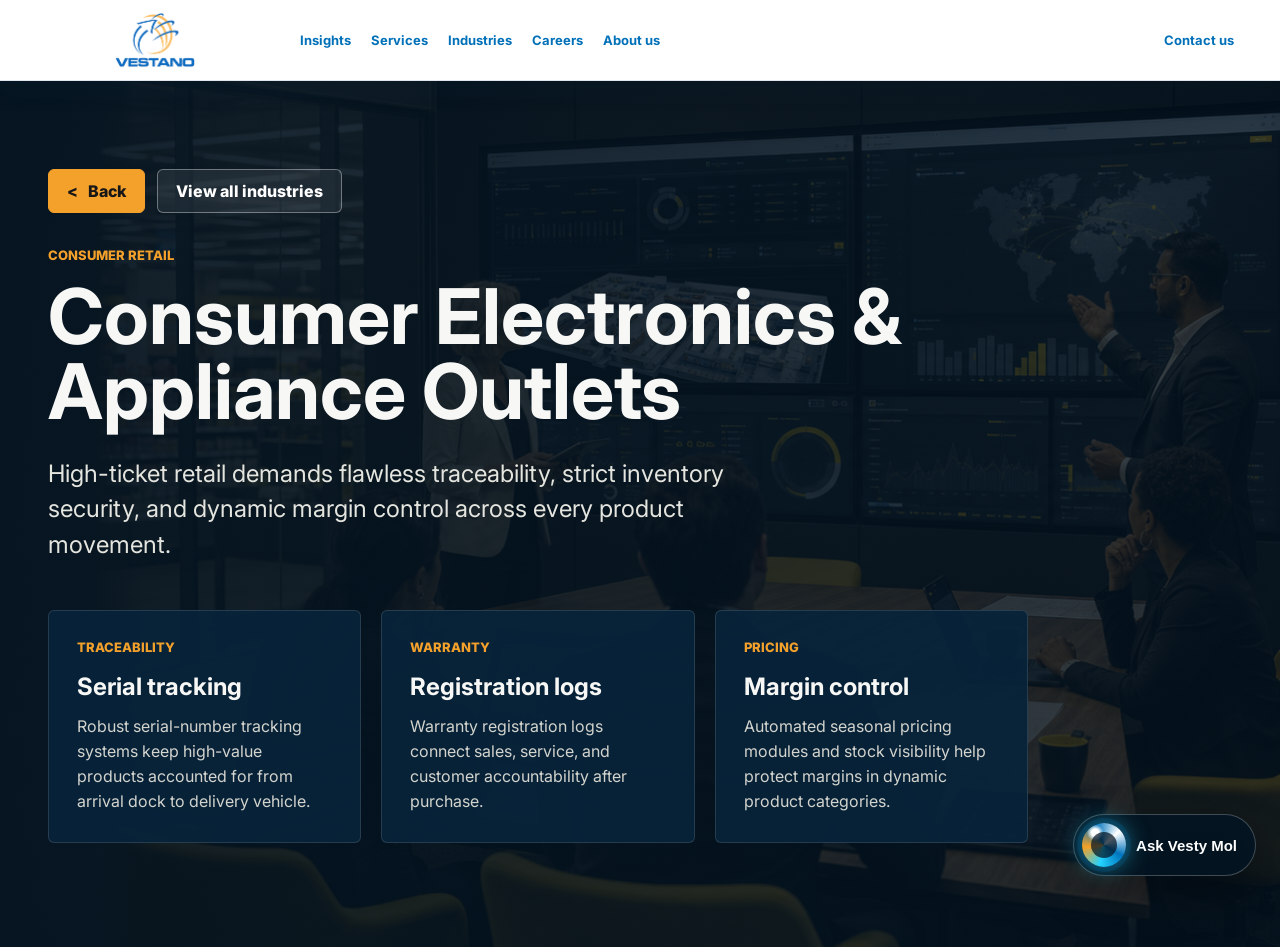
<file: industries/consumer-electronics-appliances.html>
<!DOCTYPE html>
<html lang="en">
  <head>
    <meta charset="UTF-8" />
    <meta name="viewport" content="width=device-width, initial-scale=1.0" />
    <title>Consumer Electronics &amp; Appliance Retail Consulting | Vestano</title>
    <!-- SEO metadata start -->
    <meta name="description" content="Inventory security, serial-number tracking, warranty logs, seasonal pricing, and high-value stock visibility for electronics retailers." />
    <meta name="robots" content="index, follow" />
    <meta name="author" content="Vestano International Pvt Ltd" />
    <link rel="canonical" href="https://www.vestanoretail.com/industries/consumer-electronics-appliances.html" />
    <meta property="og:site_name" content="Vestano International Pvt Ltd" />
    <meta property="og:title" content="Consumer Electronics &amp; Appliance Retail Consulting | Vestano" />
    <meta property="og:description" content="Inventory security, serial-number tracking, warranty logs, seasonal pricing, and high-value stock visibility for electronics retailers." />
    <meta property="og:type" content="article" />
    <meta property="og:url" content="https://www.vestanoretail.com/industries/consumer-electronics-appliances.html" />
    <meta property="og:image" content="https://www.vestanoretail.com/assets/images/vestano-logo.png" />
    <meta name="twitter:card" content="summary_large_image" />
    <meta name="twitter:title" content="Consumer Electronics &amp; Appliance Retail Consulting | Vestano" />
    <meta name="twitter:description" content="Inventory security, serial-number tracking, warranty logs, seasonal pricing, and high-value stock visibility for electronics retailers." />
    <meta name="twitter:image" content="https://www.vestanoretail.com/assets/images/vestano-logo.png" />
    <!-- SEO metadata end -->
    <link rel="preconnect" href="https://fonts.googleapis.com" />
    <link rel="preconnect" href="https://fonts.gstatic.com" crossorigin />
    <link href="https://fonts.googleapis.com/css2?family=Inter:wght@400;500;600;700;800&display=swap" rel="stylesheet" />
    <link rel="stylesheet" href="../styles.css" />
  </head>
  <body>
    <header class="site-header"><nav class="navbar" aria-label="Main navigation"><a class="brand" href="../index.html" aria-label="Home"><img src="../assets/images/vestano-logo.png" alt="Vestano International Pvt Ltd" /></a><button class="menu-toggle" type="button" aria-label="Open menu" aria-expanded="false" aria-controls="primary-nav"><span></span><span></span><span></span></button><div class="nav-shell" id="primary-nav"><ul class="nav-links"><li><a href="../index.html">Insights</a></li><li><a href="../index.html">Services</a></li><li><a href="../index.html">Industries</a></li><li><a href="../index.html">Careers</a></li><li><a href="../index.html">About us</a></li></ul><div class="nav-actions"><a href="../index.html#contact">Contact us</a></div></div></nav></header>
    <main class="article-page is-subpage">
      <div class="article-wrap">
        <div class="article-actions">
          <button class="back-link history-back" type="button">Back</button>
          <a class="back-link secondary-action" href="../index.html?menu=industries">View all industries</a>
        </div>
        <p class="ey-kicker">Consumer retail</p>
        <h1>Consumer Electronics &amp; Appliance Outlets</h1>
        <p class="article-lead">High-ticket retail demands flawless traceability, strict inventory security, and dynamic margin control across every product movement.</p>
        <div class="article-grid">
          <article><span>Traceability</span><h2>Serial tracking</h2><p>Robust serial-number tracking systems keep high-value products accounted for from arrival dock to delivery vehicle.</p></article>
          <article><span>Warranty</span><h2>Registration logs</h2><p>Warranty registration logs connect sales, service, and customer accountability after purchase.</p></article>
          <article><span>Pricing</span><h2>Margin control</h2><p>Automated seasonal pricing modules and stock visibility help protect margins in dynamic product categories.</p></article>
        </div>
      </div>
    </main>
    <script src="../script.js"></script>
  </body>
</html>
</file>
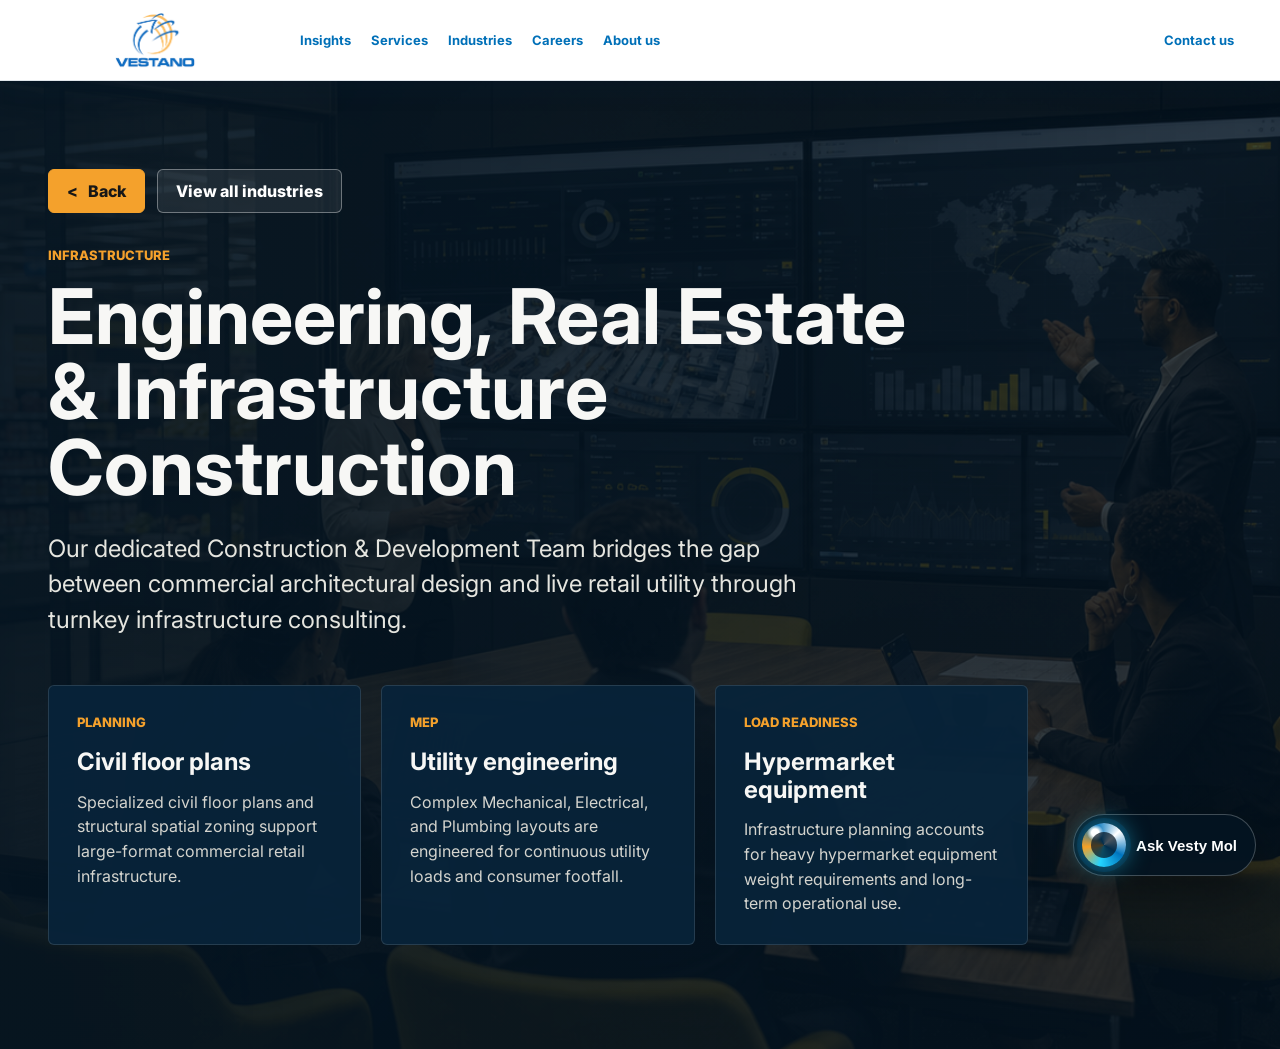
<file: industries/engineering-real-estate-infrastructure.html>
<!DOCTYPE html>
<html lang="en">
  <head>
    <meta charset="UTF-8" />
    <meta name="viewport" content="width=device-width, initial-scale=1.0" />
    <title>Engineering, Real Estate &amp; Infrastructure Consulting | Vestano</title>
    <!-- SEO metadata start -->
    <meta name="description" content="Retail infrastructure consulting for civil floor plans, spatial zoning, MEP layouts, utility loads, and hypermarket construction support." />
    <meta name="robots" content="index, follow" />
    <meta name="author" content="Vestano International Pvt Ltd" />
    <link rel="canonical" href="https://www.vestanoretail.com/industries/engineering-real-estate-infrastructure.html" />
    <meta property="og:site_name" content="Vestano International Pvt Ltd" />
    <meta property="og:title" content="Engineering, Real Estate &amp; Infrastructure Consulting | Vestano" />
    <meta property="og:description" content="Retail infrastructure consulting for civil floor plans, spatial zoning, MEP layouts, utility loads, and hypermarket construction support." />
    <meta property="og:type" content="article" />
    <meta property="og:url" content="https://www.vestanoretail.com/industries/engineering-real-estate-infrastructure.html" />
    <meta property="og:image" content="https://www.vestanoretail.com/assets/images/vestano-logo.png" />
    <meta name="twitter:card" content="summary_large_image" />
    <meta name="twitter:title" content="Engineering, Real Estate &amp; Infrastructure Consulting | Vestano" />
    <meta name="twitter:description" content="Retail infrastructure consulting for civil floor plans, spatial zoning, MEP layouts, utility loads, and hypermarket construction support." />
    <meta name="twitter:image" content="https://www.vestanoretail.com/assets/images/vestano-logo.png" />
    <!-- SEO metadata end -->
    <link rel="preconnect" href="https://fonts.googleapis.com" />
    <link rel="preconnect" href="https://fonts.gstatic.com" crossorigin />
    <link href="https://fonts.googleapis.com/css2?family=Inter:wght@400;500;600;700;800&display=swap" rel="stylesheet" />
    <link rel="stylesheet" href="../styles.css" />
  </head>
  <body>
    <header class="site-header"><nav class="navbar" aria-label="Main navigation"><a class="brand" href="../index.html" aria-label="Home"><img src="../assets/images/vestano-logo.png" alt="Vestano International Pvt Ltd" /></a><button class="menu-toggle" type="button" aria-label="Open menu" aria-expanded="false" aria-controls="primary-nav"><span></span><span></span><span></span></button><div class="nav-shell" id="primary-nav"><ul class="nav-links"><li><a href="../index.html">Insights</a></li><li><a href="../index.html">Services</a></li><li><a href="../index.html">Industries</a></li><li><a href="../index.html">Careers</a></li><li><a href="../index.html">About us</a></li></ul><div class="nav-actions"><a href="../index.html#contact">Contact us</a></div></div></nav></header>
    <main class="article-page is-subpage">
      <div class="article-wrap">
        <div class="article-actions">
          <button class="back-link history-back" type="button">Back</button>
          <a class="back-link secondary-action" href="../index.html?menu=industries">View all industries</a>
        </div>
        <p class="ey-kicker">Infrastructure</p>
        <h1>Engineering, Real Estate &amp; Infrastructure Construction</h1>
        <p class="article-lead">Our dedicated Construction & Development Team bridges the gap between commercial architectural design and live retail utility through turnkey infrastructure consulting.</p>
        <div class="article-grid">
          <article><span>Planning</span><h2>Civil floor plans</h2><p>Specialized civil floor plans and structural spatial zoning support large-format commercial retail infrastructure.</p></article>
          <article><span>MEP</span><h2>Utility engineering</h2><p>Complex Mechanical, Electrical, and Plumbing layouts are engineered for continuous utility loads and consumer footfall.</p></article>
          <article><span>Load readiness</span><h2>Hypermarket equipment</h2><p>Infrastructure planning accounts for heavy hypermarket equipment weight requirements and long-term operational use.</p></article>
        </div>
      </div>
    </main>
    <script src="../script.js"></script>
  </body>
</html>
</file>
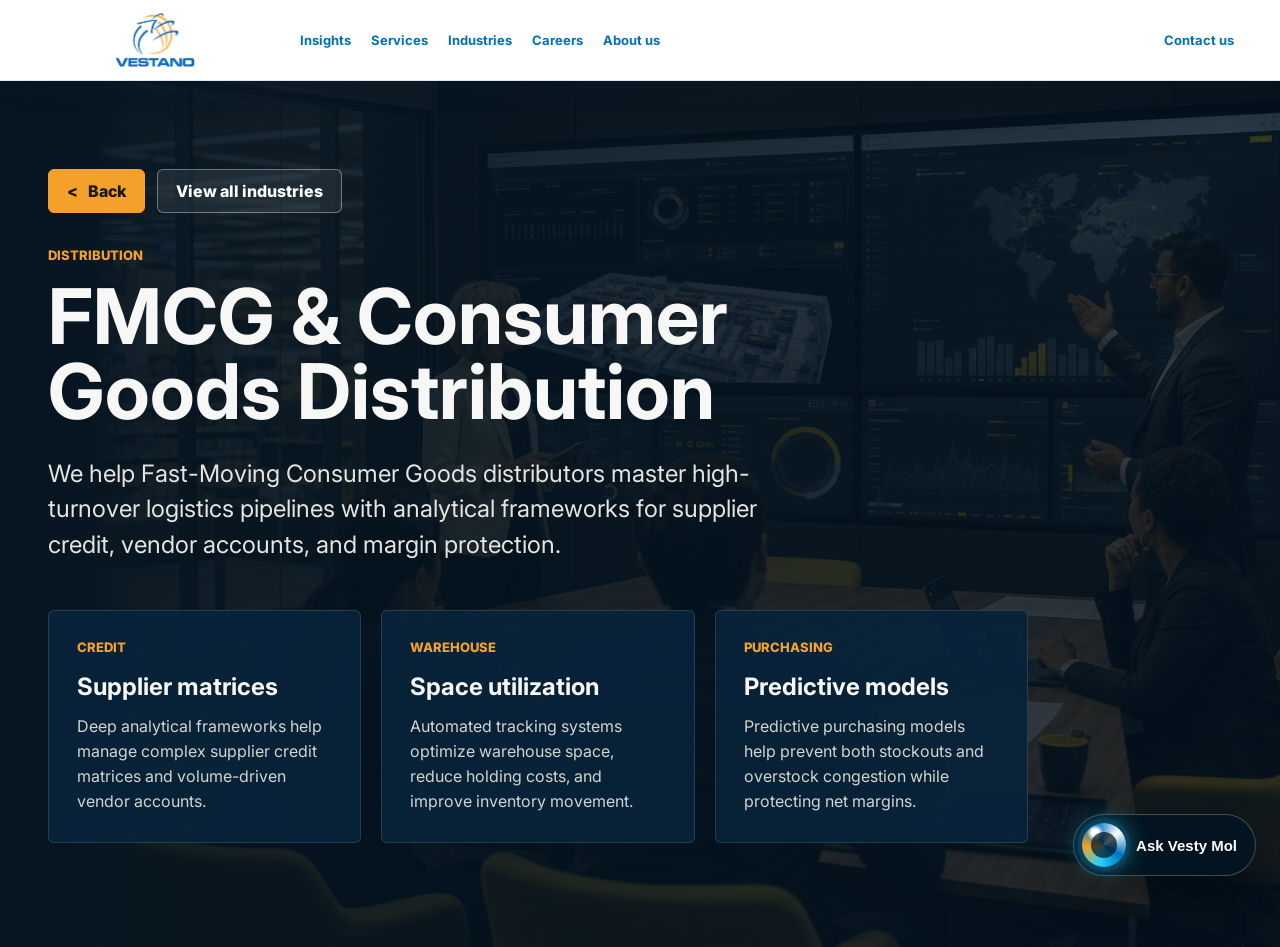
<file: industries/fmcg-consumer-goods.html>
<!DOCTYPE html>
<html lang="en">
  <head>
    <meta charset="UTF-8" />
    <meta name="viewport" content="width=device-width, initial-scale=1.0" />
    <title>FMCG &amp; Consumer Goods Distribution Consulting | Vestano</title>
    <!-- SEO metadata start -->
    <meta name="description" content="FMCG distribution consulting for supplier credit, vendor accounts, warehouse utilization, predictive purchasing, and margin protection." />
    <meta name="robots" content="index, follow" />
    <meta name="author" content="Vestano International Pvt Ltd" />
    <link rel="canonical" href="https://www.vestanoretail.com/industries/fmcg-consumer-goods.html" />
    <meta property="og:site_name" content="Vestano International Pvt Ltd" />
    <meta property="og:title" content="FMCG &amp; Consumer Goods Distribution Consulting | Vestano" />
    <meta property="og:description" content="FMCG distribution consulting for supplier credit, vendor accounts, warehouse utilization, predictive purchasing, and margin protection." />
    <meta property="og:type" content="article" />
    <meta property="og:url" content="https://www.vestanoretail.com/industries/fmcg-consumer-goods.html" />
    <meta property="og:image" content="https://www.vestanoretail.com/assets/images/vestano-logo.png" />
    <meta name="twitter:card" content="summary_large_image" />
    <meta name="twitter:title" content="FMCG &amp; Consumer Goods Distribution Consulting | Vestano" />
    <meta name="twitter:description" content="FMCG distribution consulting for supplier credit, vendor accounts, warehouse utilization, predictive purchasing, and margin protection." />
    <meta name="twitter:image" content="https://www.vestanoretail.com/assets/images/vestano-logo.png" />
    <!-- SEO metadata end -->
    <link rel="preconnect" href="https://fonts.googleapis.com" />
    <link rel="preconnect" href="https://fonts.gstatic.com" crossorigin />
    <link href="https://fonts.googleapis.com/css2?family=Inter:wght@400;500;600;700;800&display=swap" rel="stylesheet" />
    <link rel="stylesheet" href="../styles.css" />
  </head>
  <body>
    <header class="site-header"><nav class="navbar" aria-label="Main navigation"><a class="brand" href="../index.html" aria-label="Home"><img src="../assets/images/vestano-logo.png" alt="Vestano International Pvt Ltd" /></a><button class="menu-toggle" type="button" aria-label="Open menu" aria-expanded="false" aria-controls="primary-nav"><span></span><span></span><span></span></button><div class="nav-shell" id="primary-nav"><ul class="nav-links"><li><a href="../index.html">Insights</a></li><li><a href="../index.html">Services</a></li><li><a href="../index.html">Industries</a></li><li><a href="../index.html">Careers</a></li><li><a href="../index.html">About us</a></li></ul><div class="nav-actions"><a href="../index.html#contact">Contact us</a></div></div></nav></header>
    <main class="article-page is-subpage">
      <div class="article-wrap">
        <div class="article-actions">
          <button class="back-link history-back" type="button">Back</button>
          <a class="back-link secondary-action" href="../index.html?menu=industries">View all industries</a>
        </div>
        <p class="ey-kicker">Distribution</p>
        <h1>FMCG &amp; Consumer Goods Distribution</h1>
        <p class="article-lead">We help Fast-Moving Consumer Goods distributors master high-turnover logistics pipelines with analytical frameworks for supplier credit, vendor accounts, and margin protection.</p>
        <div class="article-grid">
          <article><span>Credit</span><h2>Supplier matrices</h2><p>Deep analytical frameworks help manage complex supplier credit matrices and volume-driven vendor accounts.</p></article>
          <article><span>Warehouse</span><h2>Space utilization</h2><p>Automated tracking systems optimize warehouse space, reduce holding costs, and improve inventory movement.</p></article>
          <article><span>Purchasing</span><h2>Predictive models</h2><p>Predictive purchasing models help prevent both stockouts and overstock congestion while protecting net margins.</p></article>
        </div>
      </div>
    </main>
    <script src="../script.js"></script>
  </body>
</html>
</file>
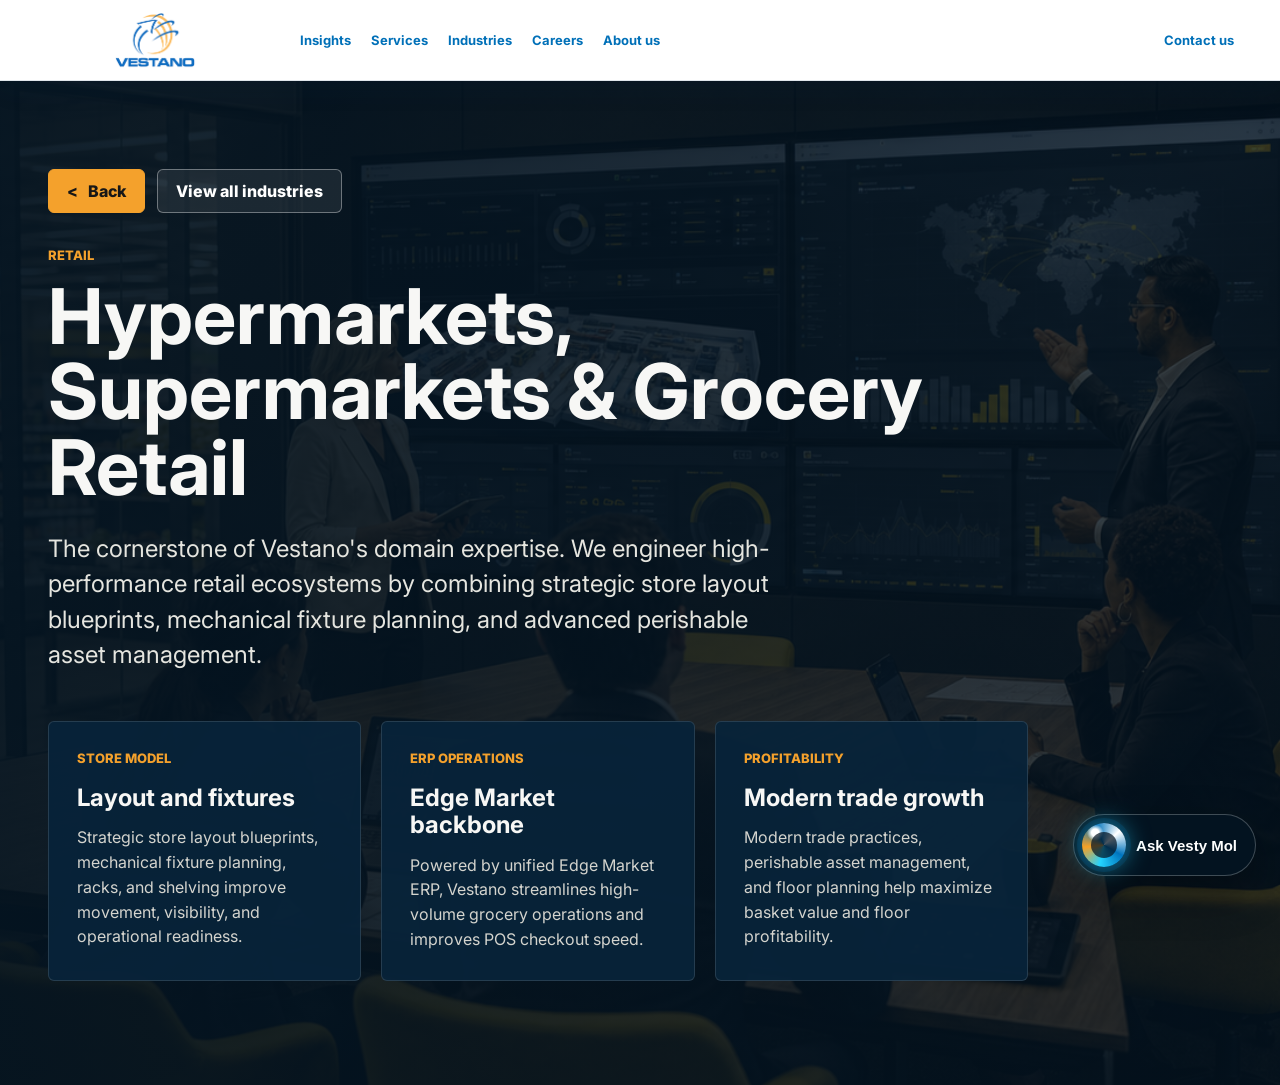
<file: industries/hypermarkets-supermarkets-grocery.html>
<!DOCTYPE html>
<html lang="en">
  <head>
    <meta charset="UTF-8" />
    <meta name="viewport" content="width=device-width, initial-scale=1.0" />
    <title>Hypermarkets, Supermarkets &amp; Grocery Retail Consulting | Vestano</title>
    <!-- SEO metadata start -->
    <meta name="description" content="Consulting for grocery retail, hypermarkets, store layout, fixture planning, Edge Market ERP, POS speed, and floor profitability." />
    <meta name="robots" content="index, follow" />
    <meta name="author" content="Vestano International Pvt Ltd" />
    <link rel="canonical" href="https://www.vestanoretail.com/industries/hypermarkets-supermarkets-grocery.html" />
    <meta property="og:site_name" content="Vestano International Pvt Ltd" />
    <meta property="og:title" content="Hypermarkets, Supermarkets &amp; Grocery Retail Consulting | Vestano" />
    <meta property="og:description" content="Consulting for grocery retail, hypermarkets, store layout, fixture planning, Edge Market ERP, POS speed, and floor profitability." />
    <meta property="og:type" content="article" />
    <meta property="og:url" content="https://www.vestanoretail.com/industries/hypermarkets-supermarkets-grocery.html" />
    <meta property="og:image" content="https://www.vestanoretail.com/assets/images/vestano-logo.png" />
    <meta name="twitter:card" content="summary_large_image" />
    <meta name="twitter:title" content="Hypermarkets, Supermarkets &amp; Grocery Retail Consulting | Vestano" />
    <meta name="twitter:description" content="Consulting for grocery retail, hypermarkets, store layout, fixture planning, Edge Market ERP, POS speed, and floor profitability." />
    <meta name="twitter:image" content="https://www.vestanoretail.com/assets/images/vestano-logo.png" />
    <!-- SEO metadata end -->
    <link rel="preconnect" href="https://fonts.googleapis.com" />
    <link rel="preconnect" href="https://fonts.gstatic.com" crossorigin />
    <link href="https://fonts.googleapis.com/css2?family=Inter:wght@400;500;600;700;800&display=swap" rel="stylesheet" />
    <link rel="stylesheet" href="../styles.css" />
  </head>
  <body>
    <header class="site-header"><nav class="navbar" aria-label="Main navigation"><a class="brand" href="../index.html" aria-label="Home"><img src="../assets/images/vestano-logo.png" alt="Vestano International Pvt Ltd" /></a><button class="menu-toggle" type="button" aria-label="Open menu" aria-expanded="false" aria-controls="primary-nav"><span></span><span></span><span></span></button><div class="nav-shell" id="primary-nav"><ul class="nav-links"><li><a href="../index.html">Insights</a></li><li><a href="../index.html">Services</a></li><li><a href="../index.html">Industries</a></li><li><a href="../index.html">Careers</a></li><li><a href="../index.html">About us</a></li></ul><div class="nav-actions"><a href="../index.html#contact">Contact us</a></div></div></nav></header>
    <main class="article-page is-subpage">
      <div class="article-wrap">
        <div class="article-actions">
          <button class="back-link history-back" type="button">Back</button>
          <a class="back-link secondary-action" href="../index.html?menu=industries">View all industries</a>
        </div>
        <p class="ey-kicker">Retail</p>
        <h1>Hypermarkets, Supermarkets &amp; Grocery Retail</h1>
        <p class="article-lead">The cornerstone of Vestano's domain expertise. We engineer high-performance retail ecosystems by combining strategic store layout blueprints, mechanical fixture planning, and advanced perishable asset management.</p>
        <div class="article-grid">
          <article><span>Store model</span><h2>Layout and fixtures</h2><p>Strategic store layout blueprints, mechanical fixture planning, racks, and shelving improve movement, visibility, and operational readiness.</p></article>
          <article><span>ERP operations</span><h2>Edge Market backbone</h2><p>Powered by unified Edge Market ERP, Vestano streamlines high-volume grocery operations and improves POS checkout speed.</p></article>
          <article><span>Profitability</span><h2>Modern trade growth</h2><p>Modern trade practices, perishable asset management, and floor planning help maximize basket value and floor profitability.</p></article>
        </div>
      </div>
    </main>
    <script src="../script.js"></script>
  </body>
</html>
</file>
<file: styles.css>
:root {
  --site-max: 1320px;
  --site-pad: 48px;
  --header-height: 76px;
  --black: #000000;
  --charcoal: #08243a;
  --panel: #0d2f4a;
  --text: #f7f7f5;
  --muted: #c8c8c2;
  --line: rgba(255, 255, 255, 0.16);
  --nav-blue: #0070b8;
  --yellow: #f4a12c;
  --blue: #0070b8;
  --green: #76c893;
  --red: #e66b2f;
  --radius: 6px;
  --soft-shadow: 0 18px 50px rgba(0, 0, 0, 0.24);
}

* {
  box-sizing: border-box;
}

body {
  margin: 0;
  background: var(--black);
  color: var(--text);
  font-family: Inter, Arial, sans-serif;
  letter-spacing: 0;
  scroll-behavior: smooth;
  scroll-padding-top: var(--header-height);
}

a {
  color: inherit;
  text-decoration: none;
}

.site-header {
  position: sticky;
  top: 0;
  z-index: 20;
  background: white;
  border-bottom: 1px solid rgba(6, 52, 95, 0.12);
  box-shadow: 0 8px 26px rgba(6, 52, 95, 0.08);
  transition: background 180ms ease, box-shadow 180ms ease, border-color 180ms ease;
}

.site-header.is-scrolled {
  background: rgba(255, 255, 255, 0.78);
  border-bottom-color: rgba(6, 52, 95, 0.2);
  box-shadow: 0 10px 28px rgba(6, 52, 95, 0.14);
  backdrop-filter: blur(14px);
}

.site-header.nav-open,
.site-header:has(.mega-menu.is-open) {
  background: white;
}

.ey-strip {
  display: none;
  height: 0;
  background: var(--yellow);
}

.navbar {
  display: flex;
  align-items: center;
  gap: 24px;
  min-height: var(--header-height);
  padding: 0 var(--site-pad);
}

.brand {
  display: inline-flex;
  align-items: center;
  justify-content: center;
  width: 336px;
  min-width: 336px;
  height: 80px;
}

.brand img {
  display: block;
  width: 320px;
  height: 80px;
  object-fit: contain;
  object-position: center;
  background: transparent;
  border-radius: var(--radius);
}

.nav-shell {
  display: flex;
  align-items: center;
  justify-content: space-between;
  flex: 1;
  gap: 24px;
}

.nav-links {
  display: flex;
  align-items: center;
  gap: 0;
  padding: 0;
  margin: 0;
  list-style: none;
}

.nav-links a,
.nav-button,
.nav-actions a {
  display: inline-flex;
  align-items: center;
  min-height: var(--header-height);
  padding: 0 14px;
  color: var(--nav-blue);
  background: transparent;
  border: 0;
  font: inherit;
  font-size: 14px;
  font-weight: 700;
  cursor: pointer;
}

@media (min-width: 1041px) and (max-width: 1320px) {
  .navbar {
    gap: 18px;
    padding: 0 36px;
  }

  .brand {
    width: 236px;
    min-width: 236px;
  }

  .brand img {
    width: 224px;
    height: 58px;
  }

  .nav-links a,
  .nav-button,
  .nav-actions a {
    padding: 0 10px;
    font-size: 13px;
  }
}

.nav-links a:hover,
.nav-button:hover,
.nav-button[aria-expanded="true"],
.nav-actions a:hover {
  background: #f2f6f9;
}

.nav-actions {
  display: flex;
  align-items: center;
  gap: 8px;
}

.icon-button {
  display: grid;
  place-items: center;
  width: 44px;
  height: 44px;
  border: 1px solid rgba(6, 52, 95, 0.18);
  border-radius: var(--radius);
  background: transparent;
  color: var(--nav-blue);
  cursor: pointer;
}

.icon-button:hover {
  border-color: var(--yellow);
}

.icon-button svg {
  width: 22px;
  height: 22px;
  fill: currentColor;
}

.visually-hidden {
  position: absolute;
  width: 1px;
  height: 1px;
  overflow: hidden;
  clip: rect(0 0 0 0);
  white-space: nowrap;
}

.site-search {
  position: relative;
}

.search-panel {
  position: absolute;
  top: calc(100% + 10px);
  right: 0;
  display: none;
  width: min(420px, calc(100vw - 32px));
  padding: 14px;
  background: white;
  border: 1px solid rgba(6, 52, 95, 0.16);
  border-radius: var(--radius);
  box-shadow: 0 18px 45px rgba(6, 52, 95, 0.18);
}

.site-search.is-open .search-panel {
  display: block;
}

.search-panel input {
  width: 100%;
  height: 44px;
  padding: 0 14px;
  border: 1px solid rgba(6, 52, 95, 0.2);
  border-radius: var(--radius);
  color: #041421;
  font: inherit;
  font-weight: 700;
  outline: 0;
}

.search-panel input:focus {
  border-color: var(--blue);
  box-shadow: 0 0 0 3px rgba(0, 112, 184, 0.14);
}

.search-results {
  display: grid;
  gap: 6px;
  max-height: 320px;
  margin-top: 10px;
  overflow-y: auto;
}

.search-results a,
.search-empty {
  display: block;
  padding: 10px 12px;
  border-radius: var(--radius);
}

.search-results a {
  color: #041421;
  border: 1px solid transparent;
}

.search-results a:hover,
.search-results a:focus {
  border-color: rgba(0, 112, 184, 0.22);
  background: #eef7fc;
}

.search-results span {
  display: block;
  margin-bottom: 3px;
  color: var(--yellow);
  font-size: 11px;
  font-weight: 900;
  text-transform: uppercase;
}

.search-results strong {
  display: block;
  color: #041421;
  font-size: 15px;
  line-height: 1.25;
}

.search-empty {
  color: #52616e;
  font-size: 14px;
  font-weight: 700;
}

.menu-toggle {
  display: none;
  margin-left: auto;
  width: 44px;
  height: 44px;
  border: 1px solid rgba(6, 52, 95, 0.18);
  border-radius: var(--radius);
  background: transparent;
  color: var(--nav-blue);
}

.menu-toggle span {
  display: block;
  width: 20px;
  height: 2px;
  margin: 5px auto;
  background: currentColor;
}

.mega-menu {
  position: absolute;
  top: var(--header-height);
  left: 0;
  right: 0;
  display: none;
  max-height: calc(100vh - var(--header-height));
  overflow-y: auto;
  overscroll-behavior: contain;
  background: #101820;
  border-top: 1px solid var(--line);
  box-shadow: 0 28px 48px rgba(0, 0, 0, 0.38);
}

.mega-menu.is-open {
  display: block;
}

.mega-grid {
  display: grid;
  grid-template-columns: minmax(260px, 0.85fr) minmax(320px, 1.25fr) minmax(280px, 0.9fr);
  gap: 42px;
  max-width: var(--site-max);
  margin: 0 auto;
  padding: 34px var(--site-pad) 38px;
}

.ey-kicker {
  margin: 0 0 16px;
  color: var(--yellow);
  font-size: 13px;
  font-weight: 800;
  text-transform: uppercase;
}

.mega-intro h2 {
  max-width: 410px;
  margin: 0 0 28px;
  color: white;
  font-size: clamp(26px, 3vw, 42px);
  line-height: 1.08;
}

.explore-button,
.primary-button,
.secondary-button {
  display: inline-flex;
  align-items: center;
  justify-content: center;
  min-height: 46px;
  padding: 0 22px;
  font-weight: 800;
  border-radius: var(--radius);
  transition: transform 160ms ease, filter 160ms ease, border-color 160ms ease;
}

.explore-button,
.primary-button {
  background: var(--nav-blue);
  color: white;
}

.secondary-button {
  border: 1px solid rgba(255, 255, 255, 0.42);
  color: white;
}

.explore-button:hover,
.primary-button:hover,
.secondary-button:hover,
.trend-copy a:hover,
.back-link:hover {
  transform: translateY(-1px);
}

.mega-topics {
  display: grid;
  gap: 0;
  border-top: 1px solid var(--line);
}

.mega-topics a {
  position: relative;
  padding: 14px 34px 14px 0;
  border-bottom: 1px solid var(--line);
  color: #f4f4f1;
  font-size: 16px;
  font-weight: 700;
  line-height: 1.38;
}

.mega-topics a,
.mega-highlights article a {
  transition: color 160ms ease, padding-left 160ms ease;
}

.mega-topics a:hover {
  padding-left: 8px;
}

.mega-topics span {
  display: block;
  margin-bottom: 5px;
  color: var(--yellow);
  font-size: 12px;
  font-weight: 800;
  line-height: 1.2;
  text-transform: uppercase;
}


.mega-topics a::after,
.mega-highlights article a::after {
  content: "›";
  position: absolute;
  right: 2px;
  color: var(--yellow);
}

.mega-topics a:hover,
.mega-highlights article a:hover {
  color: var(--yellow);
}

.mega-highlights {
  padding-left: 4px;
}

.mega-highlights article {
  padding: 20px 0;
  border-top: 1px solid var(--line);
}

.mega-highlights article:last-child {
  border-bottom: 1px solid var(--line);
}

.mega-highlights span {
  display: block;
  margin-bottom: 8px;
  color: var(--muted);
  font-size: 13px;
  font-weight: 700;
}

.mega-highlights article a {
  position: relative;
  display: block;
  padding-right: 28px;
  font-size: 19px;
  font-weight: 800;
  line-height: 1.25;
}

.mega-highlights article p {
  margin: 10px 0 0;
  color: var(--muted);
  font-size: 13px;
}

.hero {
  position: relative;
  display: grid;
  align-items: end;
  min-height: calc(100vh - var(--header-height));
  overflow: hidden;
  isolation: isolate;
}

.hero-media {
  position: absolute;
  inset: 0;
  z-index: -2;
  background: url("assets/images/retail-insights-hero.png") center right / cover no-repeat;
}

.hero::before {
  content: "";
  position: absolute;
  inset: 0;
  z-index: -1;
  background:
    linear-gradient(90deg, rgba(1, 7, 12, 0.96) 0%, rgba(1, 7, 12, 0.76) 42%, rgba(0, 112, 184, 0.06) 100%),
    linear-gradient(0deg, rgba(1, 7, 12, 0.9) 0%, rgba(1, 7, 12, 0) 34%);
}

.hero-content {
  width: min(720px, calc(100% - (var(--site-pad) * 2)));
  margin: 7vh 0 5vh max(var(--site-pad), calc((100% - var(--site-max)) / 2));
}

.hero-content h1 {
  margin: 0;
  font-size: clamp(44px, 6.4vw, 84px);
  line-height: 1;
  letter-spacing: 0;
}

.hero-content p:not(.ey-kicker) {
  max-width: 640px;
  margin: 24px 0 0;
  color: #e5e5df;
  font-size: clamp(18px, 2vw, 24px);
  line-height: 1.42;
}

.hero-actions {
  display: flex;
  flex-wrap: wrap;
  gap: 14px;
  margin-top: 32px;
}

.content-band {
  padding: 72px var(--site-pad) 86px;
  background: #08243a;
  color: white;
}

.content-band .section-heading .ey-kicker {
  color: var(--yellow);
}

.content-band .section-heading h2 {
  color: white;
}

.trending-band {
  padding: 72px var(--site-pad) 86px;
  background: #01070c;
  color: white;
}

.trending-band .section-heading .ey-kicker {
  color: var(--yellow);
}

.trending-band .section-heading {
  margin-bottom: 42px;
  color: white;
}

.trending-band .section-heading h2 {
  max-width: 1180px;
  font-size: clamp(46px, 4vw, 72px);
  line-height: 1.04;
  color: var(--yellow);
}

.trending-grid {
  display: grid;
  grid-template-columns: repeat(3, minmax(0, 1fr));
  gap: 40px;
  max-width: 1240px;
  margin: 0 auto;
  background: transparent;
  align-items: stretch;
}

.trend-card {
  display: flex;
  flex-direction: column;
  min-height: 330px;
  background: #061927;
  border: 1px solid rgba(255, 255, 255, 0.12);
  border-radius: var(--radius);
  box-shadow: 0 18px 40px rgba(0, 0, 0, 0.18);
  overflow: hidden;
}

.trend-copy {
  display: flex;
  flex-direction: column;
  width: 100%;
  padding: 24px;
}

.trend-logo {
  display: grid;
  place-items: center;
  width: 62px;
  height: 62px;
  margin-bottom: 18px;
  border: 1px solid rgba(255, 255, 255, 0.18);
  border-radius: var(--radius);
  background: #041421;
  color: white;
  font-weight: 900;
  overflow: hidden;
}

.trend-logo span {
  display: grid;
  place-items: center;
  width: 36px;
  height: 36px;
  border-radius: 50%;
  letter-spacing: 0;
}

.trend-logo img {
  display: block;
  width: 100%;
  height: 100%;
  object-fit: contain;
}

.storepilot-logo span {
  background: linear-gradient(135deg, #1f8fff, #73d2ff);
}

.storepilot-logo {
  background: white;
}

.edge-logo {
  background: #000;
}

.media-logo {
  background: white;
}

.media-logo img {
  width: 100%;
  height: 100%;
  padding: 3px;
  object-fit: cover;
}

.trend-copy h3 {
  margin: 0;
  font-size: clamp(30px, 2.6vw, 38px);
  line-height: 1.05;
}

.trend-copy p {
  display: -webkit-box;
  margin: 16px 0 18px;
  color: #d8d8d2;
  font-size: clamp(16px, 1.15vw, 18px);
  line-height: 1.45;
  overflow: hidden;
  -webkit-box-orient: vertical;
  -webkit-line-clamp: 2;
}

.trend-copy a {
  display: inline-flex;
  align-self: flex-start;
  margin-top: auto;
  min-height: 42px;
  align-items: center;
  padding: 0 18px;
  border: 1px solid var(--yellow);
  color: var(--yellow);
  font-size: 16px;
  font-weight: 800;
  border-radius: var(--radius);
}

.dashboard-preview {
  margin: 0 24px 24px;
  padding: 12px;
  min-height: 128px;
  background: #041421;
  border: 1px solid rgba(255, 255, 255, 0.14);
  border-radius: var(--radius);
  overflow: hidden;
}

.erp-image-preview {
  display: flex;
  align-items: center;
  padding: 0;
  background: #02101b;
}

.erp-image-preview img {
  display: block;
  width: 100%;
  height: 100%;
  min-height: 172px;
  object-fit: cover;
  object-position: left top;
}

.erp-image-preview .metric-row,
.erp-image-preview .chart-line,
.erp-image-preview .inventory-grid {
  display: none;
}

.dash-top,
.metric-row,
.media-stats {
  display: grid;
  grid-template-columns: repeat(3, 1fr);
  gap: 6px;
}

.dash-top span,
.media-stats span {
  height: 9px;
  background: #0d2f4a;
  border-left: 3px solid var(--yellow);
}

.task-row {
  display: grid;
  grid-template-columns: 12px 1fr auto;
  gap: 6px;
  align-items: center;
  margin-top: 3px;
  padding: 3px 6px;
  background: #0d2f4a;
  color: #e7e7e1;
  font-size: 10px;
  border-radius: 4px;
}

.task-row span {
  width: 8px;
  height: 8px;
  background: #9a9a92;
}

.task-row em {
  color: var(--yellow);
  font-style: normal;
  font-weight: 800;
}

.task-row.complete span {
  background: var(--green);
}

.task-row.active span {
  background: var(--blue);
}

.erp-mini-dashboard {
  background: linear-gradient(180deg, #041421 0%, #061927 100%);
}

.erp-status-row {
  display: grid;
  grid-template-columns: 12px minmax(0, 1fr) auto;
  gap: 8px;
  align-items: center;
  margin-top: 5px;
  padding: 5px 8px;
  background: #0d2f4a;
  color: #e7e7e1;
  font-size: 10.5px;
  line-height: 1.15;
  border-radius: 4px;
}

.erp-status-row span {
  width: 8px;
  height: 8px;
  background: #9a9a92;
}

.erp-status-row strong {
  overflow: hidden;
  text-overflow: ellipsis;
  white-space: nowrap;
}

.erp-status-row em {
  min-width: 34px;
  text-align: right;
  color: var(--yellow);
  font-style: normal;
  font-weight: 800;
}

.erp-status-row.complete span {
  background: var(--green);
}

.erp-status-row.active span {
  background: var(--blue);
}

.mini-bars {
  display: flex;
  align-items: end;
  gap: 8px;
  height: 8px;
  margin-top: 4px;
}

.mini-bars span {
  flex: 1;
  background: var(--yellow);
}

.metric-row {
  grid-template-columns: repeat(2, 1fr);
}

.metric-row div {
  padding: 5px;
  background: #0d2f4a;
  border-radius: 4px;
}

.metric-row span {
  display: block;
  color: #aaa;
  font-size: 11px;
  font-weight: 800;
  text-transform: uppercase;
}

.metric-row strong {
  display: block;
  margin-top: 4px;
  color: white;
  font-size: 14px;
}

.chart-line {
  position: relative;
  height: 16px;
  margin-top: 5px;
  background:
    linear-gradient(135deg, transparent 12%, var(--yellow) 13%, transparent 14%),
    linear-gradient(25deg, transparent 40%, var(--blue) 41%, transparent 42%);
  border-bottom: 1px solid rgba(255, 255, 255, 0.12);
}

.inventory-grid {
  display: grid;
  grid-template-columns: repeat(4, 1fr);
  gap: 5px;
  margin-top: 5px;
}

.inventory-grid span {
  height: 7px;
  background: #0d2f4a;
}

.inventory-grid span:nth-child(3n) {
  background: rgba(244, 161, 44, 0.35);
}

.media-frame {
  height: 42px;
  overflow: hidden;
  background:
    linear-gradient(135deg, rgba(0, 112, 184, 0.26), rgba(244, 161, 44, 0.32)),
    #0d2f4a;
  border: 1px solid rgba(255, 255, 255, 0.12);
  border-radius: 4px;
}

.media-frame img {
  display: block;
  width: 100%;
  height: 100%;
  object-fit: cover;
  object-position: center;
  opacity: 0.9;
}

.media-stats {
  margin-top: 5px;
}

.media-items {
  display: grid;
  grid-template-columns: repeat(3, 1fr);
  gap: 4px;
  margin-top: 6px;
}

.media-items span {
  display: grid;
  place-items: center;
  min-height: 15px;
  padding: 0 4px;
  overflow: hidden;
  background: rgba(0, 112, 184, 0.26);
  color: #d8e7ef;
  border-radius: 3px;
  font-size: 8px;
  font-weight: 800;
  text-align: center;
  text-overflow: ellipsis;
  white-space: nowrap;
}

.timeline {
  display: grid;
  grid-template-columns: 1.4fr 0.8fr 1fr 0.6fr;
  gap: 6px;
  margin-top: 5px;
}

.timeline i {
  height: 8px;
  background: var(--yellow);
}

.timeline i:nth-child(even) {
  background: #333;
}

.mission-vision-band {
  padding: 86px var(--site-pad) 94px;
  background:
    linear-gradient(135deg, rgba(1, 7, 12, 0.98), rgba(4, 20, 33, 0.96) 48%, rgba(0, 112, 184, 0.22)),
    #01070c;
  color: white;
}

.mission-vision-wrap {
  display: grid;
  grid-template-columns: minmax(0, 1fr) minmax(360px, 0.78fr);
  gap: 42px;
  width: min(var(--site-max), calc(100vw - (var(--site-pad) * 2)));
  max-width: 100%;
  margin: 0 auto;
  align-items: center;
}

.mission-vision-copy .ey-kicker {
  color: var(--yellow);
}

.mission-vision-copy h2 {
  max-width: 720px;
  margin: 0;
  font-size: clamp(40px, 4.8vw, 68px);
  line-height: 1.02;
}

.mission-vision-cards {
  display: grid;
  grid-template-columns: repeat(2, minmax(0, 1fr));
  gap: 18px;
  margin-top: 32px;
}

.mission-vision-cards article,
.pillar-grid article {
  background: rgba(6, 25, 39, 0.9);
  border: 1px solid rgba(255, 255, 255, 0.13);
  border-radius: var(--radius);
  box-shadow: var(--soft-shadow);
}

.mission-vision-cards article {
  padding: 26px;
  border-left: 5px solid var(--yellow);
}

.mission-vision-cards span,
.pillar-grid span {
  display: block;
  color: var(--yellow);
  font-size: 13px;
  font-weight: 900;
  text-transform: uppercase;
}

.mission-vision-cards p {
  margin: 14px 0 0;
  color: #d8e7ef;
  font-size: 18px;
  line-height: 1.55;
}

.mission-vision-visual {
  max-width: 720px;
  width: 100%;
  margin: 0;
  overflow: hidden;
  border: 1px solid rgba(255, 255, 255, 0.16);
  border-radius: var(--radius);
  box-shadow: 0 24px 70px rgba(0, 0, 0, 0.28);
}

.mission-vision-visual img {
  display: block;
  width: 100%;
  height: auto;
}

.pillar-grid {
  display: grid;
  grid-column: 1 / -1;
  grid-template-columns: repeat(5, minmax(0, 1fr));
  gap: 16px;
  margin-top: 8px;
}

.pillar-grid article {
  min-height: 218px;
  padding: 22px;
}

.pillar-grid h3 {
  margin: 18px 0 12px;
  color: white;
  font-size: 20px;
  line-height: 1.14;
}

.pillar-grid p {
  margin: 0;
  color: #d8e7ef;
  font-size: 15px;
  line-height: 1.48;
}

.section-heading {
  max-width: var(--site-max);
  margin: 0 auto 30px;
}

.section-heading .ey-kicker,
.insight-card span {
  color: #0070b8;
}

.section-heading h2 {
  max-width: 740px;
  margin: 0;
  font-size: clamp(32px, 4vw, 54px);
  line-height: 1.05;
}

.cards {
  display: grid;
  grid-template-columns: repeat(3, minmax(0, 1fr));
  gap: 20px;
  max-width: var(--site-max);
  margin: 0 auto;
  background: transparent;
  align-items: stretch;
}

.insight-card {
  min-height: 260px;
  padding: 30px;
  background: #061927;
  border-top: 4px solid var(--yellow);
  border-right: 1px solid rgba(255, 255, 255, 0.12);
  border-bottom: 1px solid rgba(255, 255, 255, 0.12);
  border-left: 1px solid rgba(255, 255, 255, 0.12);
  border-radius: var(--radius);
  box-shadow: 0 16px 34px rgba(0, 0, 0, 0.16);
}

.insight-card span {
  color: var(--yellow);
  font-size: 13px;
  font-weight: 800;
  text-transform: uppercase;
}

.insight-card h3 {
  margin: 42px 0 14px;
  font-size: 25px;
  line-height: 1.16;
}

.insight-card p {
  margin: 0;
  color: #d8e7ef;
  line-height: 1.55;
}

.about-details {
  padding: 72px var(--site-pad) 84px;
  background:
    linear-gradient(135deg, rgba(0, 112, 184, 0.2), rgba(244, 161, 44, 0.08) 42%, transparent 70%),
    #01070c;
  color: white;
  border-top: 1px solid rgba(0, 112, 184, 0.28);
  border-bottom: 1px solid rgba(255, 255, 255, 0.08);
}

.about-details .section-heading .ey-kicker {
  color: var(--blue);
  letter-spacing: 0.02em;
}

.about-details .section-heading h2 {
  max-width: 1080px;
  color: white;
}

.about-grid {
  display: grid;
  grid-template-columns: repeat(3, minmax(0, 1fr));
  gap: 20px;
  max-width: var(--site-max);
  margin: 0 auto;
}

.about-grid article {
  display: flex;
  flex-direction: column;
  min-height: 430px;
  padding: 0;
  background:
    linear-gradient(180deg, rgba(8, 36, 58, 0.98), rgba(4, 20, 33, 0.98));
  border: 1px solid rgba(255, 255, 255, 0.12);
  border-top: 5px solid var(--yellow);
  border-radius: 10px;
  box-shadow: 0 18px 42px rgba(0, 0, 0, 0.32);
  scroll-margin-top: 120px;
  overflow: hidden;
}

.about-card-link {
  display: block;
  height: 150px;
  overflow: hidden;
  border-bottom: 1px solid rgba(255, 255, 255, 0.12);
  background:
    linear-gradient(135deg, rgba(0, 112, 184, 0.14), rgba(244, 161, 44, 0.12)),
    #061927;
}

.about-card-link img {
  display: block;
  width: 100%;
  height: 100%;
  object-fit: cover;
  filter: saturate(1.05) contrast(1.04);
  transition: transform 0.25s ease;
}

.about-purpose-image {
  object-position: center;
}

.about-people-image {
  object-position: center 22%;
}

.about-values-image {
  padding: 0;
  object-fit: cover;
  object-position: center;
  background: #061927;
}

.about-grid article:hover .about-card-link img {
  transform: scale(1.04);
}

.about-grid article:nth-child(2) {
  border-top-color: var(--blue);
}

.about-grid article:nth-child(3) {
  border-top-color: #f4a12c;
}

.about-grid span {
  display: block;
  padding: 26px 30px 0;
  color: var(--blue);
  font-size: 13px;
  font-weight: 900;
  text-transform: uppercase;
}

.about-grid h3 {
  margin: 26px 30px 16px;
  color: white;
  font-size: 25px;
  line-height: 1.15;
}

.about-grid p {
  margin: 0 30px;
  color: #d8e7ef;
  line-height: 1.58;
}

.clients-band {
  padding: 68px var(--site-pad) 76px;
  background:
    linear-gradient(135deg, rgba(255, 255, 255, 0.94), rgba(232, 246, 255, 0.96) 48%, rgba(255, 248, 238, 0.9)),
    #f7fbff;
  color: #061927;
  border-top: 1px solid rgba(0, 112, 184, 0.12);
  border-bottom: 1px solid rgba(0, 112, 184, 0.14);
}

.clients-band .section-heading .ey-kicker {
  color: var(--blue);
}

.clients-band .section-heading h2 {
  max-width: 880px;
  color: #061927;
}

.clients-grid {
  display: grid;
  grid-template-columns: repeat(7, minmax(0, 1fr));
  gap: 16px;
  max-width: var(--site-max);
  margin: 0 auto;
}

.client-logo {
  display: grid;
  place-items: center;
  min-height: 96px;
  padding: 14px;
  background: #ffffff;
  border: 1px solid rgba(0, 112, 184, 0.14);
  border-radius: 10px;
  box-shadow: 0 14px 30px rgba(6, 52, 95, 0.12);
}

.client-logo img {
  display: block;
  max-width: 100%;
  max-height: 66px;
  object-fit: contain;
}

.client-logo-wide img {
  max-height: 58px;
}

.read-more-link {
  display: inline-flex;
  align-items: center;
  align-self: flex-start;
  min-height: 40px;
  margin: auto 30px 30px;
  padding: 0 16px;
  border: 1px solid var(--yellow);
  border-radius: var(--radius);
  color: var(--yellow);
  font-weight: 900;
}

.home-leadership {
  padding: 72px var(--site-pad) 84px;
  background: #041421;
  color: white;
}

.home-leadership .section-heading .ey-kicker {
  color: var(--yellow);
}

.home-leadership .section-heading h2 {
  color: white;
}

.home-leadership-grid {
  display: grid;
  grid-template-columns: minmax(660px, 1.95fr) repeat(2, minmax(155px, 0.42fr));
  gap: 18px;
  max-width: var(--site-max);
  margin: 0 auto;
  align-items: start;
}

.home-leader-card,
.home-director-space {
  background: #08243a;
  border: 1px solid rgba(255, 255, 255, 0.12);
  border-radius: var(--radius);
  box-shadow: var(--soft-shadow);
}

.home-leader-card {
  display: grid;
  grid-template-columns: 240px minmax(0, 1fr);
  gap: 30px;
  align-items: center;
  padding: 30px;
}

.home-leader-card img {
  display: block;
  width: 100%;
  aspect-ratio: 1;
  object-fit: cover;
  border-radius: var(--radius);
}

.home-leader-card span,
.home-director-space span {
  color: var(--yellow);
  font-size: 12px;
  font-weight: 900;
  text-transform: uppercase;
}

.home-leader-card h3 {
  margin: 10px 0 12px;
  color: white;
  font-size: 25px;
  line-height: 1.12;
}

.home-director-space h3 {
  margin: 8px 0 0;
  color: white;
  font-size: 18px;
  line-height: 1.15;
}

.home-leader-card p {
  margin: 0 0 18px;
  color: #d8e7ef;
  line-height: 1.5;
}

.home-leader-card a {
  display: inline-flex;
  align-items: center;
  min-height: 38px;
  padding: 0 14px;
  background: var(--yellow);
  color: #041421;
  border-radius: var(--radius);
  font-weight: 900;
}

.home-director-space {
  display: flex;
  flex-direction: column;
  padding: 16px;
}

.mini-photo-space {
  display: grid;
  place-items: center;
  aspect-ratio: 1;
  margin-bottom: 12px;
  border: 1px dashed rgba(244, 161, 44, 0.7);
  border-radius: var(--radius);
  background: rgba(244, 161, 44, 0.08);
  color: var(--yellow);
  font-weight: 900;
  overflow: hidden;
}

.mini-photo-space img {
  width: 100%;
  height: 100%;
  object-fit: contain;
  object-position: center bottom;
}

.contact-band {
  padding: 36px var(--site-pad) 42px;
  background: #041421;
  color: white;
}

.contact-wrap {
  max-width: var(--site-max);
  margin: 0 auto;
}

.contact-intro .ey-kicker {
  color: var(--yellow);
}

.contact-intro h2 {
  max-width: 660px;
  margin: 0;
  color: white;
  font-size: clamp(34px, 3.8vw, 52px);
  line-height: 1.04;
}

.contact-intro p:last-child {
  max-width: 760px;
  margin: 14px 0 0;
  color: #d8e7ef;
  font-size: 16px;
  line-height: 1.42;
}

.contact-grid {
  display: grid;
  grid-template-columns: minmax(420px, 1.25fr) minmax(220px, 0.55fr) minmax(280px, 0.7fr);
  gap: 18px;
  align-items: stretch;
  margin-top: 24px;
}

.contact-card {
  padding: 22px;
  background: #061927;
  border: 1px solid rgba(255, 255, 255, 0.14);
  border-radius: var(--radius);
  box-shadow: var(--soft-shadow);
}

.contact-card h3 {
  margin: 0;
  color: white;
  font-size: 24px;
  line-height: 1.12;
}

.contact-person {
  display: flex;
  gap: 16px;
  align-items: center;
  padding-bottom: 16px;
  border-bottom: 1px solid rgba(255, 255, 255, 0.14);
}

.contact-avatar {
  display: grid;
  place-items: center;
  width: 48px;
  height: 48px;
  flex: 0 0 48px;
  background: var(--blue);
  color: white;
  border-radius: 50%;
  font-size: 18px;
  font-weight: 900;
}

.contact-person p {
  margin: 0 0 5px;
  color: var(--yellow);
  font-size: 12px;
  font-weight: 900;
  text-transform: uppercase;
}

.contact-person h3 {
  margin: 0;
  color: white;
  font-size: 26px;
  line-height: 1.1;
}

.contact-details {
  display: grid;
  gap: 10px;
  margin: 16px 0 18px;
}

.contact-details div {
  display: grid;
  grid-template-columns: 34px minmax(0, 1fr);
  gap: 14px;
  align-items: start;
}

.contact-details dt {
  display: grid;
  place-items: center;
  width: 30px;
  height: 30px;
  color: var(--yellow);
  background: rgba(244, 161, 44, 0.1);
  border: 1px solid rgba(244, 161, 44, 0.24);
  border-radius: var(--radius);
}

.contact-details dt svg {
  width: 17px;
  height: 17px;
  fill: currentColor;
}

.contact-details dd {
  margin: 0;
  color: white;
  font-size: 16px;
  line-height: 1.32;
}

.contact-details a {
  color: white;
}

.contact-actions {
  display: flex;
  flex-wrap: wrap;
  gap: 10px;
}

.call-button,
.whatsapp-button,
.location-button {
  display: inline-flex;
  align-items: center;
  justify-content: center;
  gap: 10px;
  min-height: 38px;
  padding: 0 14px;
  border-radius: var(--radius);
  font-size: 14px;
  font-weight: 900;
}

.call-button {
  background: var(--blue);
  color: white;
}

.whatsapp-button {
  background: #25d366;
  color: #041421;
}

.location-button {
  border: 1px solid rgba(244, 161, 44, 0.7);
  background: rgba(244, 161, 44, 0.1);
  color: var(--yellow);
}

.call-button svg,
.whatsapp-button svg,
.location-button svg {
  width: 20px;
  height: 20px;
  fill: currentColor;
}

.footer-links-card,
.footer-cert-card {
  display: flex;
  flex-direction: column;
}

.footer-links {
  display: grid;
  gap: 4px;
  margin-top: 16px;
}

.footer-links a {
  display: flex;
  align-items: center;
  min-height: 34px;
  border-bottom: 1px solid rgba(255, 255, 255, 0.1);
  color: #d8e7ef;
  font-weight: 800;
}

.footer-links a:hover {
  color: var(--yellow);
}

.certification-list {
  display: grid;
  gap: 10px;
  margin-top: 16px;
}

.cert-badge {
  display: grid;
  grid-template-columns: 64px 1fr;
  align-items: center;
  min-height: 58px;
  overflow: hidden;
  border: 1px solid rgba(244, 161, 44, 0.36);
  border-radius: var(--radius);
  background: rgba(4, 20, 33, 0.7);
}

.cert-badge strong {
  display: grid;
  place-items: center;
  height: 100%;
  background: var(--blue);
  color: white;
  font-size: 18px;
  font-weight: 900;
}

.cert-badge em {
  padding: 0 14px;
  color: #d8e7ef;
  font-style: normal;
  font-size: 14px;
  font-weight: 800;
  line-height: 1.25;
}

.cert-image-badge {
  display: grid;
  grid-template-columns: 58px 1fr;
  align-items: center;
  min-height: 58px;
  padding: 8px;
  gap: 12px;
  border: 1px solid rgba(244, 161, 44, 0.36);
  border-radius: var(--radius);
  background: rgba(4, 20, 33, 0.7);
}

.cert-image-badge img {
  display: block;
  width: 50px;
  height: 42px;
  object-fit: contain;
  background: white;
  border-radius: 4px;
}

.cert-image-badge em {
  color: #d8e7ef;
  font-style: normal;
  font-size: 14px;
  font-weight: 800;
  line-height: 1.25;
}

.social-row {
  display: flex;
  gap: 12px;
  margin-top: auto;
  padding-top: 18px;
}

.social-row a {
  display: grid;
  place-items: center;
  width: 46px;
  height: 40px;
  border: 1px solid rgba(255, 255, 255, 0.16);
  border-radius: var(--radius);
  background: #041421;
  color: var(--yellow);
}

.social-row a:hover {
  background: var(--yellow);
  color: #041421;
}

.social-row svg {
  width: 20px;
  height: 20px;
  fill: currentColor;
}

.insights-details {
  padding: 76px var(--site-pad) 96px;
  background: #041421;
  color: white;
}

.insights-details .section-heading {
  color: white;
}

.detail-list {
  display: grid;
  grid-template-columns: repeat(2, minmax(0, 1fr));
  gap: 20px;
  max-width: var(--site-max);
  margin: 0 auto;
  background: transparent;
}

.detail-panel {
  min-height: 260px;
  padding: 34px;
  background: #08243a;
  scroll-margin-top: 120px;
  border-radius: var(--radius);
  box-shadow: 0 14px 32px rgba(0, 0, 0, 0.16);
}

.detail-panel > p:first-child {
  margin: 0 0 18px;
  color: var(--yellow);
  font-size: 13px;
  font-weight: 800;
  text-transform: uppercase;
}

.detail-panel h3 {
  max-width: 540px;
  margin: 0;
  font-size: clamp(24px, 3vw, 36px);
  line-height: 1.08;
}

.detail-panel h3 + p {
  max-width: 620px;
  margin: 22px 0 0;
  color: #d4d4ce;
  font-size: 17px;
  line-height: 1.55;
}

.detail-panel:target {
  outline: 2px solid var(--yellow);
  outline-offset: -2px;
}

.article-page {
  min-height: calc(100vh - var(--header-height));
  padding: 88px var(--site-pad) 104px;
  background:
    linear-gradient(90deg, rgba(4, 20, 33, 0.94), rgba(4, 20, 33, 0.74)),
    url("assets/images/retail-insights-hero.png") center right / cover no-repeat;
}

.article-page.is-subpage {
  background:
    linear-gradient(90deg, rgba(4, 20, 33, 0.95), rgba(4, 20, 33, 0.78)),
    url("../assets/images/retail-insights-hero.png") center right / cover no-repeat;
}

.article-wrap {
  max-width: 980px;
}

.article-wrap h1 {
  max-width: 900px;
  margin: 0;
  font-size: clamp(42px, 6vw, 78px);
  line-height: 0.98;
}

.article-lead {
  max-width: 760px;
  margin: 26px 0 0;
  color: #e5e5df;
  font-size: clamp(18px, 2vw, 24px);
  line-height: 1.48;
}

.product-showcase {
  max-width: 820px;
  margin: 38px 0 0;
  overflow: hidden;
  background: rgba(255, 255, 255, 0.04);
  border: 1px solid rgba(255, 255, 255, 0.16);
  border-radius: var(--radius);
  box-shadow: var(--soft-shadow);
}

.product-showcase img {
  display: block;
  width: 100%;
  height: auto;
}

.media-showcase {
  max-width: 1120px;
  margin: 38px 0 0;
  overflow: hidden;
  background: rgba(255, 255, 255, 0.05);
  border: 1px solid rgba(255, 255, 255, 0.16);
  border-radius: var(--radius);
  box-shadow: var(--soft-shadow);
}

.media-showcase img {
  display: block;
  width: 100%;
  height: clamp(220px, 28vw, 360px);
  object-fit: cover;
  object-position: center;
}

.erp-showcase {
  display: grid;
  grid-template-columns: repeat(2, minmax(0, 1fr));
  gap: 22px;
  max-width: 1180px;
  margin: 38px 0 42px;
}

.erp-showcase figure {
  margin: 0;
  overflow: hidden;
  background: rgba(255, 255, 255, 0.05);
  border: 1px solid rgba(255, 255, 255, 0.16);
  border-radius: var(--radius);
  box-shadow: var(--soft-shadow);
}

.erp-showcase img {
  display: block;
  width: 100%;
  height: auto;
}

.erp-showcase figcaption {
  padding: 14px 16px 16px;
  color: #d8e7ef;
  font-size: 14px;
  line-height: 1.4;
}

.leadership-page {
  background: #041421;
  color: white;
}

.leadership-hero {
  padding: 76px var(--site-pad) 42px;
  background:
    linear-gradient(90deg, rgba(4, 20, 33, 0.96), rgba(4, 20, 33, 0.72)),
    url("assets/images/retail-insights-hero.png") center right / cover no-repeat;
}

.leadership-hero > div,
.leadership-wrap {
  max-width: var(--site-max);
  margin: 0 auto;
}

.leadership-hero h1 {
  max-width: 860px;
  margin: 0;
  font-size: clamp(42px, 6vw, 78px);
  line-height: 0.98;
}

.leadership-hero p:last-child {
  max-width: 760px;
  margin: 24px 0 0;
  color: #e5e5df;
  font-size: clamp(18px, 2vw, 23px);
  line-height: 1.5;
}

.leadership-wrap {
  padding: 48px var(--site-pad) 86px;
}

.leader-feature {
  display: grid;
  grid-template-columns: 280px minmax(0, 1fr);
  gap: 36px;
  align-items: center;
  padding: 34px;
  margin-bottom: 58px;
  background: #08243a;
  border: 1px solid rgba(255, 255, 255, 0.12);
  border-radius: var(--radius);
  box-shadow: var(--soft-shadow);
}

.leader-feature img {
  display: block;
  width: 100%;
  aspect-ratio: 1;
  object-fit: cover;
  border-radius: var(--radius);
}

.leader-feature span,
.director-card span {
  color: var(--yellow);
  font-size: 13px;
  font-weight: 900;
  text-transform: uppercase;
}

.leader-feature h2 {
  margin: 14px 0 18px;
  font-size: clamp(32px, 4vw, 52px);
  line-height: 1.04;
}

.leader-feature p {
  max-width: 760px;
  margin: 0;
  color: #d8e7ef;
  font-size: 18px;
  line-height: 1.55;
}

.directors-grid {
  display: grid;
  grid-template-columns: repeat(3, minmax(0, 1fr));
  gap: 20px;
}

.director-card {
  padding: 24px;
  background: #08243a;
  border: 1px solid rgba(255, 255, 255, 0.12);
  border-radius: var(--radius);
}

.director-photo-placeholder {
  display: grid;
  place-items: center;
  aspect-ratio: 4 / 3;
  margin-bottom: 22px;
  border: 1px dashed rgba(244, 161, 44, 0.7);
  border-radius: var(--radius);
  background: rgba(244, 161, 44, 0.08);
  color: var(--yellow);
  font-weight: 900;
  overflow: hidden;
}

.director-photo-placeholder img {
  width: 100%;
  height: 100%;
  object-fit: contain;
  object-position: center bottom;
}

.director-photo {
  aspect-ratio: 1;
  padding: 12px 12px 0;
  background: linear-gradient(180deg, rgba(7, 32, 51, 0.92), rgba(3, 15, 25, 0.98));
  border-style: solid;
}

.director-photo img {
  object-fit: contain;
  object-position: center bottom;
}

.director-card h3 {
  margin: 14px 0 12px;
  font-size: 24px;
}

.director-card p {
  margin: 0;
  color: #d8e7ef;
  line-height: 1.5;
}

.article-grid {
  display: grid;
  grid-template-columns: repeat(3, minmax(0, 1fr));
  gap: 20px;
  max-width: 1120px;
  margin-top: 48px;
  background: transparent;
}

.article-grid article {
  min-height: 210px;
  padding: 28px;
  background: rgba(8, 36, 58, 0.94);
  border: 1px solid rgba(255, 255, 255, 0.12);
  border-radius: var(--radius);
}

.article-grid span {
  display: block;
  margin-bottom: 18px;
  color: var(--yellow);
  font-size: 13px;
  font-weight: 800;
  text-transform: uppercase;
}

.article-grid h2 {
  margin: 0 0 14px;
  font-size: 24px;
  line-height: 1.14;
}

.article-grid p {
  margin: 0;
  color: #d4d4ce;
  line-height: 1.55;
}

.article-list-panel {
  display: grid;
  grid-template-columns: repeat(2, minmax(0, 1fr));
  gap: 22px;
  max-width: 1120px;
  margin-top: 28px;
}

.article-list-panel > div {
  padding: 30px;
  background: rgba(6, 25, 39, 0.96);
  border: 1px solid rgba(255, 255, 255, 0.14);
  border-top: 4px solid var(--yellow);
  border-radius: var(--radius);
  box-shadow: var(--soft-shadow);
}

.article-list-panel h2 {
  margin: 0 0 18px;
  color: white;
  font-size: 26px;
  line-height: 1.12;
}

.article-list-panel ul {
  display: grid;
  gap: 11px;
  margin: 0;
  padding: 0;
  list-style: none;
}

.article-list-panel li {
  position: relative;
  padding-left: 22px;
  color: #d8e7ef;
  line-height: 1.45;
}

.article-list-panel li::before {
  content: "";
  position: absolute;
  top: 0.66em;
  left: 0;
  width: 8px;
  height: 8px;
  background: var(--yellow);
  border-radius: 50%;
}

.article-result-panel {
  max-width: 920px;
  margin: 34px 0 0;
  padding: 30px;
  background: rgba(6, 25, 39, 0.96);
  border: 1px solid rgba(255, 255, 255, 0.14);
  border-left: 5px solid var(--yellow);
  border-radius: var(--radius);
  box-shadow: var(--soft-shadow);
}

.article-result-panel span {
  display: block;
  margin-bottom: 14px;
  color: var(--yellow);
  font-size: 13px;
  font-weight: 800;
  text-transform: uppercase;
}

.article-result-panel h2 {
  max-width: 740px;
  margin: 0 0 14px;
  color: white;
  font-size: clamp(26px, 3vw, 38px);
  line-height: 1.08;
}

.article-result-panel p {
  max-width: 820px;
  margin: 0;
  color: #d8e7ef;
  font-size: 18px;
  line-height: 1.55;
}

.article-actions {
  display: flex;
  flex-wrap: wrap;
  gap: 12px;
  margin-bottom: 34px;
}

.back-link {
  display: inline-flex;
  align-items: center;
  justify-content: center;
  min-height: 44px;
  padding: 0 18px;
  border: 1px solid var(--yellow);
  background: var(--yellow);
  color: #171717;
  font: inherit;
  font-weight: 800;
  cursor: pointer;
  border-radius: var(--radius);
}

.back-link::before {
  content: "<";
  margin-right: 10px;
}

.secondary-action {
  border-color: rgba(255, 255, 255, 0.36);
  background: rgba(255, 255, 255, 0.08);
  color: white;
}

.secondary-action::before {
  content: "";
  margin-right: 0;
}

.back-link:hover {
  filter: brightness(0.96);
}

@media (max-width: 1040px) {
  .navbar {
    flex-wrap: wrap;
    padding: 0 24px;
  }

  .menu-toggle {
    display: block;
  }

  .nav-shell {
    position: static;
    flex-basis: 100%;
    display: none;
    padding: 10px 24px 26px;
    background: white;
    border-top: 1px solid rgba(6, 52, 95, 0.14);
  }

  .site-header.nav-open .nav-shell {
    display: block;
  }

  .nav-links,
  .nav-actions {
    display: grid;
    justify-items: stretch;
  }

  .nav-links a,
  .nav-button,
  .nav-actions a {
    min-height: 54px;
    padding: 0;
    width: 100%;
  }

  .nav-actions {
    grid-template-columns: 1fr 44px 44px;
    margin-top: 8px;
  }

  .mega-menu {
    position: static;
    max-height: none;
    overflow-y: visible;
    border-top: 1px solid var(--line);
  }

  .mega-grid {
    grid-template-columns: 1fr;
    padding: 32px 24px 38px;
    gap: 32px;
  }

  .hero-content {
    margin-left: 24px;
  }

  .content-band {
    padding-left: 24px;
    padding-right: 24px;
  }

  .trending-band {
    padding-left: 24px;
    padding-right: 24px;
  }

  .mission-vision-band {
    padding-left: 24px;
    padding-right: 24px;
  }

  .clients-band {
    padding-left: 24px;
    padding-right: 24px;
  }

  .clients-grid {
    grid-template-columns: repeat(4, minmax(0, 1fr));
  }

  .contact-band {
    padding-left: 24px;
    padding-right: 24px;
  }

  .contact-wrap {
    max-width: 760px;
  }

  .contact-grid {
    grid-template-columns: 1fr;
    gap: 18px;
  }

  .insights-details {
    padding-left: 24px;
    padding-right: 24px;
  }

  .article-page {
    padding-left: 24px;
    padding-right: 24px;
  }

  .cards {
    grid-template-columns: 1fr;
    gap: 16px;
  }

  .about-grid {
    grid-template-columns: 1fr;
    gap: 16px;
  }

  .home-leadership-grid,
  .home-leader-card {
    grid-template-columns: 1fr;
  }

  .mission-vision-wrap,
  .leader-feature,
  .directors-grid,
  .erp-showcase,
  .article-list-panel {
    grid-template-columns: 1fr;
  }

  .mission-vision-wrap {
    gap: 24px;
    align-items: start;
  }

  .pillar-grid {
    grid-template-columns: repeat(2, minmax(0, 1fr));
  }

  .trending-grid {
    grid-template-columns: 1fr;
    gap: 16px;
  }

  .trend-card {
    grid-template-rows: auto auto;
    min-height: auto;
  }

  .detail-list {
    grid-template-columns: 1fr;
    gap: 16px;
  }

  .article-grid {
    grid-template-columns: 1fr;
    gap: 16px;
  }

  .article-wrap h1 {
    max-width: 760px;
  }
}

@media (max-width: 640px) {
  .navbar {
    min-height: 68px;
    padding: 0 18px;
  }

  .brand {
    width: 190px;
    min-width: 190px;
  }

  .brand img {
    width: 180px;
    height: 54px;
  }

  .nav-shell {
    top: 72px;
  }

  .clients-grid {
    grid-template-columns: repeat(2, minmax(0, 1fr));
    gap: 12px;
  }

  .mission-vision-band {
    padding-top: 58px;
    padding-bottom: 64px;
  }

  .mission-vision-copy h2 {
    font-size: 38px;
  }

  .mission-vision-cards article,
  .pillar-grid article {
    padding: 22px;
  }

  .mission-vision-cards {
    grid-template-columns: 1fr;
  }

  .mission-vision-visual {
    margin-top: 0;
  }

  .pillar-grid {
    grid-template-columns: 1fr;
  }

  .client-logo {
    min-height: 82px;
    padding: 12px;
  }

  .hero {
    min-height: 760px;
  }

  .hero-media {
    background-position: 62% center;
  }

  .hero::before {
    background:
      linear-gradient(90deg, rgba(4, 20, 33, 0.94), rgba(4, 20, 33, 0.5)),
      linear-gradient(0deg, rgba(4, 20, 33, 0.94), rgba(4, 20, 33, 0.08) 60%);
  }

  .hero-content {
    width: calc(100% - 48px);
    margin: 0 24px 48px;
  }

  .hero-content h1 {
    font-size: 44px;
  }

  .article-page {
    min-height: calc(100vh - 68px);
    padding-top: 56px;
    padding-bottom: 72px;
  }

  .trending-band {
    padding-top: 56px;
    padding-bottom: 66px;
  }

  .trend-copy,
  .dashboard-preview {
    margin-left: 0;
    margin-right: 0;
  }

  .trend-copy {
    padding: 24px;
  }

  .dashboard-preview {
    margin-bottom: 24px;
  }

  .contact-band {
    padding-top: 56px;
    padding-bottom: 66px;
  }

  .contact-card {
    padding: 24px;
  }

  .contact-intro h2 {
    font-size: 42px;
  }

  .contact-intro p:last-child {
    font-size: 17px;
  }

  .contact-details div {
    grid-template-columns: 1fr;
    gap: 5px;
  }

  .cert-badge {
    grid-template-columns: 58px 1fr;
  }

  .contact-actions a {
    width: 100%;
  }

  .article-actions {
    gap: 10px;
  }

  .back-link {
    width: 100%;
  }

  .article-wrap h1 {
    font-size: 40px;
    line-height: 1.02;
  }

  .article-lead {
    font-size: 18px;
  }

  .article-grid {
    margin-top: 34px;
  }

  .article-grid article {
    min-height: auto;
    padding: 24px;
  }

  .article-grid h2 {
    font-size: 22px;
  }

  .hero-actions a {
    width: 100%;
  }

  .mega-intro h2 {
    font-size: 28px;
  }

  .mega-topics a,
  .mega-highlights article a {
    font-size: 16px;
  }
}

.vestano-assistant {
  position: fixed;
  right: 24px;
  bottom: 24px;
  z-index: 80;
  font-family: inherit;
}

.assistant-toggle {
  display: inline-flex;
  align-items: center;
  gap: 10px;
  min-height: 58px;
  padding: 8px 18px 8px 8px;
  border: 1px solid rgba(255, 255, 255, 0.24);
  border-radius: 999px;
  background: rgba(4, 20, 33, 0.92);
  color: white;
  box-shadow: 0 18px 45px rgba(0, 0, 0, 0.32);
  cursor: pointer;
  backdrop-filter: blur(18px);
}

.assistant-orb {
  position: relative;
  width: 44px;
  height: 44px;
  border-radius: 999px;
  background:
    radial-gradient(circle at 30% 22%, #ffffff 0 8%, transparent 18%),
    conic-gradient(from 120deg, #0074bd, #24d3ff, #f5a126, #0074bd, #ffffff, #0074bd);
  box-shadow:
    0 0 0 5px rgba(0, 116, 189, 0.16),
    0 0 24px rgba(36, 211, 255, 0.6);
  animation: assistantPulse 2.8s ease-in-out infinite;
}

.assistant-orb::after {
  content: "";
  position: absolute;
  inset: 9px;
  border-radius: inherit;
  background: rgba(4, 20, 33, 0.72);
}

.assistant-label {
  font-size: 15px;
  font-weight: 900;
}

.assistant-panel {
  position: absolute;
  right: 0;
  bottom: 76px;
  width: min(380px, calc(100vw - 32px));
  max-height: min(620px, calc(100vh - 126px));
  display: none;
  overflow: hidden;
  border: 1px solid rgba(0, 116, 189, 0.32);
  border-radius: 22px;
  background: rgba(4, 20, 33, 0.98);
  color: white;
  box-shadow: 0 24px 70px rgba(0, 0, 0, 0.42);
}

.vestano-assistant.is-open .assistant-panel {
  display: grid;
  grid-template-rows: auto minmax(180px, 1fr) auto auto;
}

.assistant-head {
  display: flex;
  align-items: center;
  justify-content: space-between;
  gap: 18px;
  padding: 18px 18px 14px;
  border-bottom: 1px solid rgba(255, 255, 255, 0.12);
  background:
    linear-gradient(135deg, rgba(0, 116, 189, 0.34), rgba(245, 161, 38, 0.16)),
    rgba(8, 36, 58, 0.86);
}

.assistant-head span {
  display: block;
  color: var(--yellow);
  font-size: 12px;
  font-weight: 900;
  text-transform: uppercase;
}

.assistant-head strong {
  display: block;
  margin-top: 3px;
  font-size: 20px;
}

.assistant-head-actions {
  display: inline-flex;
  align-items: center;
  gap: 8px;
}

.assistant-close {
  display: grid;
  place-items: center;
  width: 36px;
  height: 36px;
  border: 1px solid rgba(255, 255, 255, 0.18);
  border-radius: 999px;
  background: transparent;
  color: white;
  font-size: 25px;
  line-height: 1;
  cursor: pointer;
}

.assistant-messages {
  display: flex;
  flex-direction: column;
  gap: 12px;
  min-height: 220px;
  overflow-y: auto;
  padding: 18px;
}

.assistant-message {
  max-width: 86%;
}

.assistant-message p {
  margin: 0;
  padding: 12px 14px;
  border-radius: 18px;
  font-size: 14px;
  line-height: 1.45;
  white-space: pre-line;
}

.assistant-message.is-bot {
  align-self: flex-start;
}

.assistant-message.is-bot p {
  border-bottom-left-radius: 5px;
  background: #0b2f4b;
  color: #eef8ff;
}

.assistant-message.is-user {
  align-self: flex-end;
}

.assistant-message.is-user p {
  border-bottom-right-radius: 5px;
  background: var(--blue);
  color: white;
}

.assistant-message.is-typing p {
  color: #9ed5ff;
}

.assistant-actions {
  display: flex;
  flex-wrap: wrap;
  gap: 8px;
  margin-top: 9px;
}

.assistant-actions a {
  display: inline-flex;
  align-items: center;
  min-height: 34px;
  padding: 0 12px;
  border: 1px solid rgba(245, 161, 38, 0.85);
  border-radius: 999px;
  color: var(--yellow);
  font-size: 13px;
  font-weight: 900;
}

.assistant-quick {
  display: flex;
  gap: 8px;
  overflow-x: auto;
  padding: 0 18px 14px;
}

.assistant-quick button {
  flex: 0 0 auto;
  min-height: 34px;
  padding: 0 12px;
  border: 1px solid rgba(255, 255, 255, 0.16);
  border-radius: 999px;
  background: rgba(255, 255, 255, 0.06);
  color: white;
  font-weight: 800;
  cursor: pointer;
}

.assistant-form {
  display: grid;
  grid-template-columns: 1fr 44px auto;
  gap: 10px;
  padding: 14px 18px 18px;
  border-top: 1px solid rgba(255, 255, 255, 0.12);
}

.assistant-form input {
  min-width: 0;
  min-height: 44px;
  padding: 0 14px;
  border: 1px solid rgba(255, 255, 255, 0.16);
  border-radius: 999px;
  background: rgba(255, 255, 255, 0.08);
  color: white;
  font: inherit;
}

.assistant-form input::placeholder {
  color: rgba(255, 255, 255, 0.62);
}

.assistant-form button {
  min-height: 44px;
  padding: 0 16px;
  border: 0;
  border-radius: 999px;
  background: var(--yellow);
  color: #041421;
  font-weight: 900;
  cursor: pointer;
}

.assistant-form .assistant-mic {
  display: grid;
  place-items: center;
  width: 44px;
  padding: 0;
  border: 1px solid rgba(0, 116, 189, 0.56);
  background:
    radial-gradient(circle at 34% 24%, rgba(255, 255, 255, 0.85) 0 8%, transparent 18%),
    linear-gradient(135deg, #0070b8, #24d3ff);
  color: white;
  box-shadow: 0 0 0 rgba(36, 211, 255, 0);
}

.assistant-mic svg {
  width: 21px;
  height: 21px;
  fill: currentColor;
}

.vestano-assistant.is-listening .assistant-mic,
.vestano-assistant.is-listening .assistant-orb {
  animation: assistantListening 1s ease-in-out infinite;
  box-shadow:
    0 0 0 7px rgba(36, 211, 255, 0.16),
    0 0 28px rgba(36, 211, 255, 0.72);
}

.vestano-assistant.is-speaking .assistant-mic {
  background: var(--yellow);
  color: #041421;
  border-color: rgba(245, 161, 38, 0.95);
  box-shadow: 0 0 22px rgba(245, 161, 38, 0.42);
}

@keyframes assistantPulse {
  0%,
  100% {
    transform: scale(1);
    filter: saturate(1);
  }
  50% {
    transform: scale(1.06);
    filter: saturate(1.35);
  }
}

@keyframes assistantListening {
  0%,
  100% {
    transform: scale(1);
  }
  50% {
    transform: scale(1.12);
  }
}

@media (max-width: 640px) {
  .vestano-assistant {
    right: 14px;
    bottom: 14px;
  }

  .assistant-toggle {
    min-height: 54px;
    padding-right: 14px;
  }

  .assistant-label {
    font-size: 13px;
  }

  .assistant-panel {
    right: -2px;
    bottom: 68px;
  }

  .assistant-form {
    grid-template-columns: 1fr 42px;
  }

  .assistant-form button[type="submit"] {
    grid-column: 1 / -1;
  }
}
</file>
